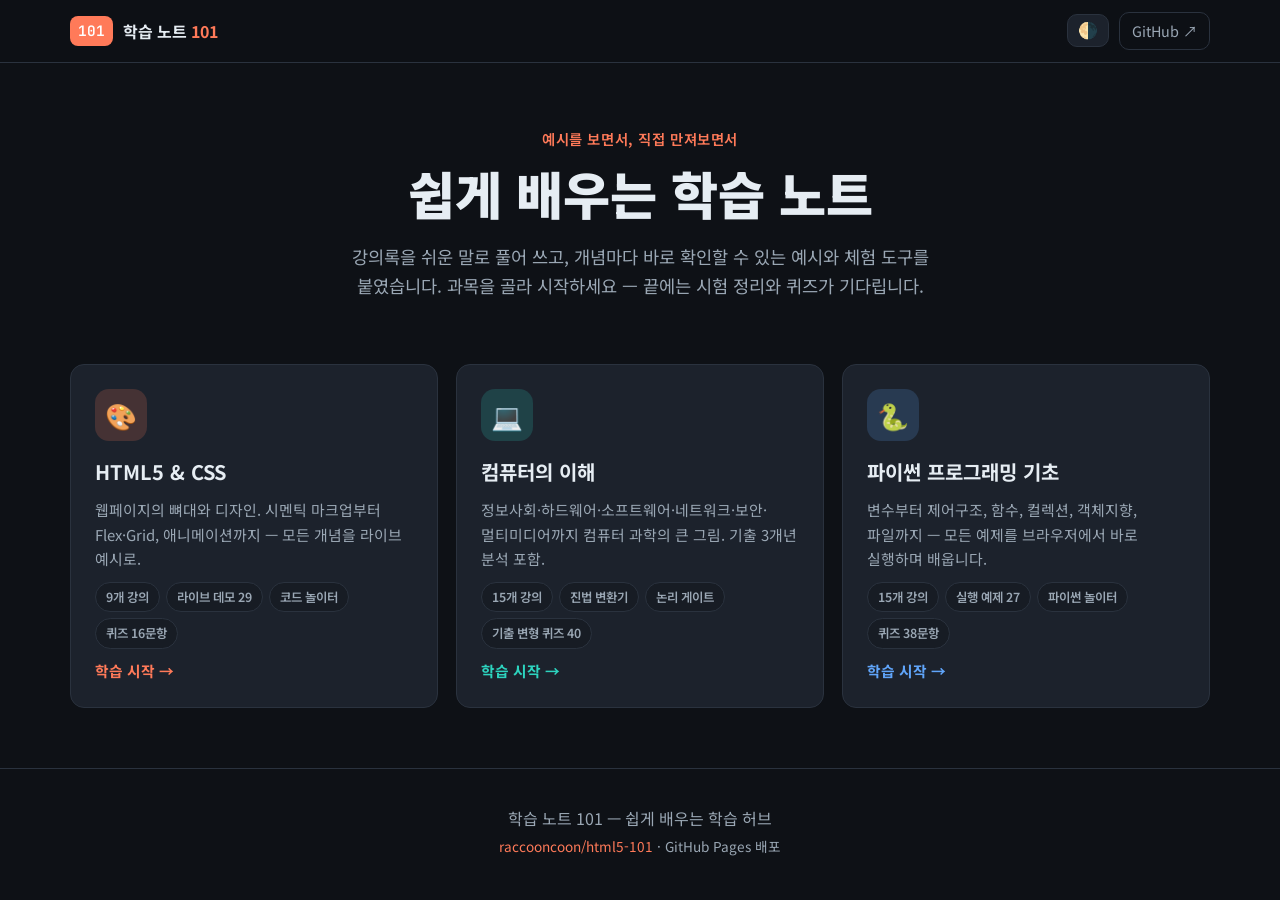
<file: index.html>
<!DOCTYPE html>
<html lang="ko">
<head>
  <meta charset="UTF-8">
  <meta name="viewport" content="width=device-width, initial-scale=1.0">
  <meta name="description" content="학습 노트 101 — HTML5/CSS, 컴퓨터의이해, 파이썬프로그래밍기초를 쉽게 배우는 학습 허브. 라이브 예시·체험 도구·시험 정리·퀴즈.">
  <title>학습 노트 101 — 쉽게 배우는 학습 허브</title>
  <link rel="preconnect" href="https://fonts.googleapis.com">
  <link rel="preconnect" href="https://fonts.gstatic.com" crossorigin>
  <link href="https://fonts.googleapis.com/css2?family=JetBrains+Mono:wght@400;600&family=Noto+Sans+KR:wght@400;500;700;900&display=swap" rel="stylesheet">
  <link rel="stylesheet" href="assets/base.css">
</head>
<body>
  <header class="site-header">
    <div class="header-inner">
      <a href="./" class="brand">
        <span class="brand-mark">101</span>
        <span class="brand-text">학습 노트 <strong>101</strong></span>
      </a>
      <nav class="header-nav" aria-label="유틸리티">
        <button id="themeToggle" class="icon-btn" type="button" aria-label="다크/라이트 모드 전환">🌗</button>
        <a class="ghost-btn" href="https://github.com/raccooncoon/html5-101" target="_blank" rel="noopener noreferrer">GitHub ↗</a>
      </nav>
    </div>
  </header>

  <main class="hub-main">
    <section class="hub-hero">
      <p class="eyebrow">예시를 보면서, 직접 만져보면서</p>
      <h1 class="hero-title">쉽게 배우는 학습 노트</h1>
      <p class="hero-lead">
        강의록을 쉬운 말로 풀어 쓰고, 개념마다 바로 확인할 수 있는 예시와 체험 도구를 붙였습니다.
        과목을 골라 시작하세요 — 끝에는 시험 정리와 퀴즈가 기다립니다.
      </p>
    </section>

    <section class="subject-grid" aria-label="과목 목록">
      <a class="subject-card" href="html-css/" style="--subject:#ff7a59">
        <span class="s-icon">🎨</span>
        <h2>HTML5 &amp; CSS</h2>
        <p class="s-desc">웹페이지의 뼈대와 디자인. 시멘틱 마크업부터 Flex·Grid, 애니메이션까지 — 모든 개념을 라이브 예시로.</p>
        <div class="s-meta"><span>9개 강의</span><span>라이브 데모 29</span><span>코드 놀이터</span><span>퀴즈 16문항</span></div>
        <span class="s-go">학습 시작 →</span>
      </a>

      <a class="subject-card" href="computer/" style="--subject:#2dd4bf">
        <span class="s-icon">💻</span>
        <h2>컴퓨터의 이해</h2>
        <p class="s-desc">정보사회·하드웨어·소프트웨어·네트워크·보안·멀티미디어까지 컴퓨터 과학의 큰 그림. 기출 3개년 분석 포함.</p>
        <div class="s-meta"><span>15개 강의</span><span>진법 변환기</span><span>논리 게이트</span><span>기출 변형 퀴즈 40</span></div>
        <span class="s-go">학습 시작 →</span>
      </a>

      <a class="subject-card" href="python/" style="--subject:#60a5fa">
        <span class="s-icon">🐍</span>
        <h2>파이썬 프로그래밍 기초</h2>
        <p class="s-desc">변수부터 제어구조, 함수, 컬렉션, 객체지향, 파일까지 — 모든 예제를 브라우저에서 바로 실행하며 배웁니다.</p>
        <div class="s-meta"><span>15개 강의</span><span>실행 예제 27</span><span>파이썬 놀이터</span><span>퀴즈 38문항</span></div>
        <span class="s-go">학습 시작 →</span>
      </a>
    </section>
  </main>

  <footer class="site-footer">
    <p>학습 노트 101 — 쉽게 배우는 학습 허브</p>
    <p class="muted"><a href="https://github.com/raccooncoon/html5-101" target="_blank" rel="noopener noreferrer">raccooncoon/html5-101</a> · GitHub Pages 배포</p>
  </footer>

  <script src="assets/common.js"></script>
  <script>initPage();</script>
</body>
</html>
</file>
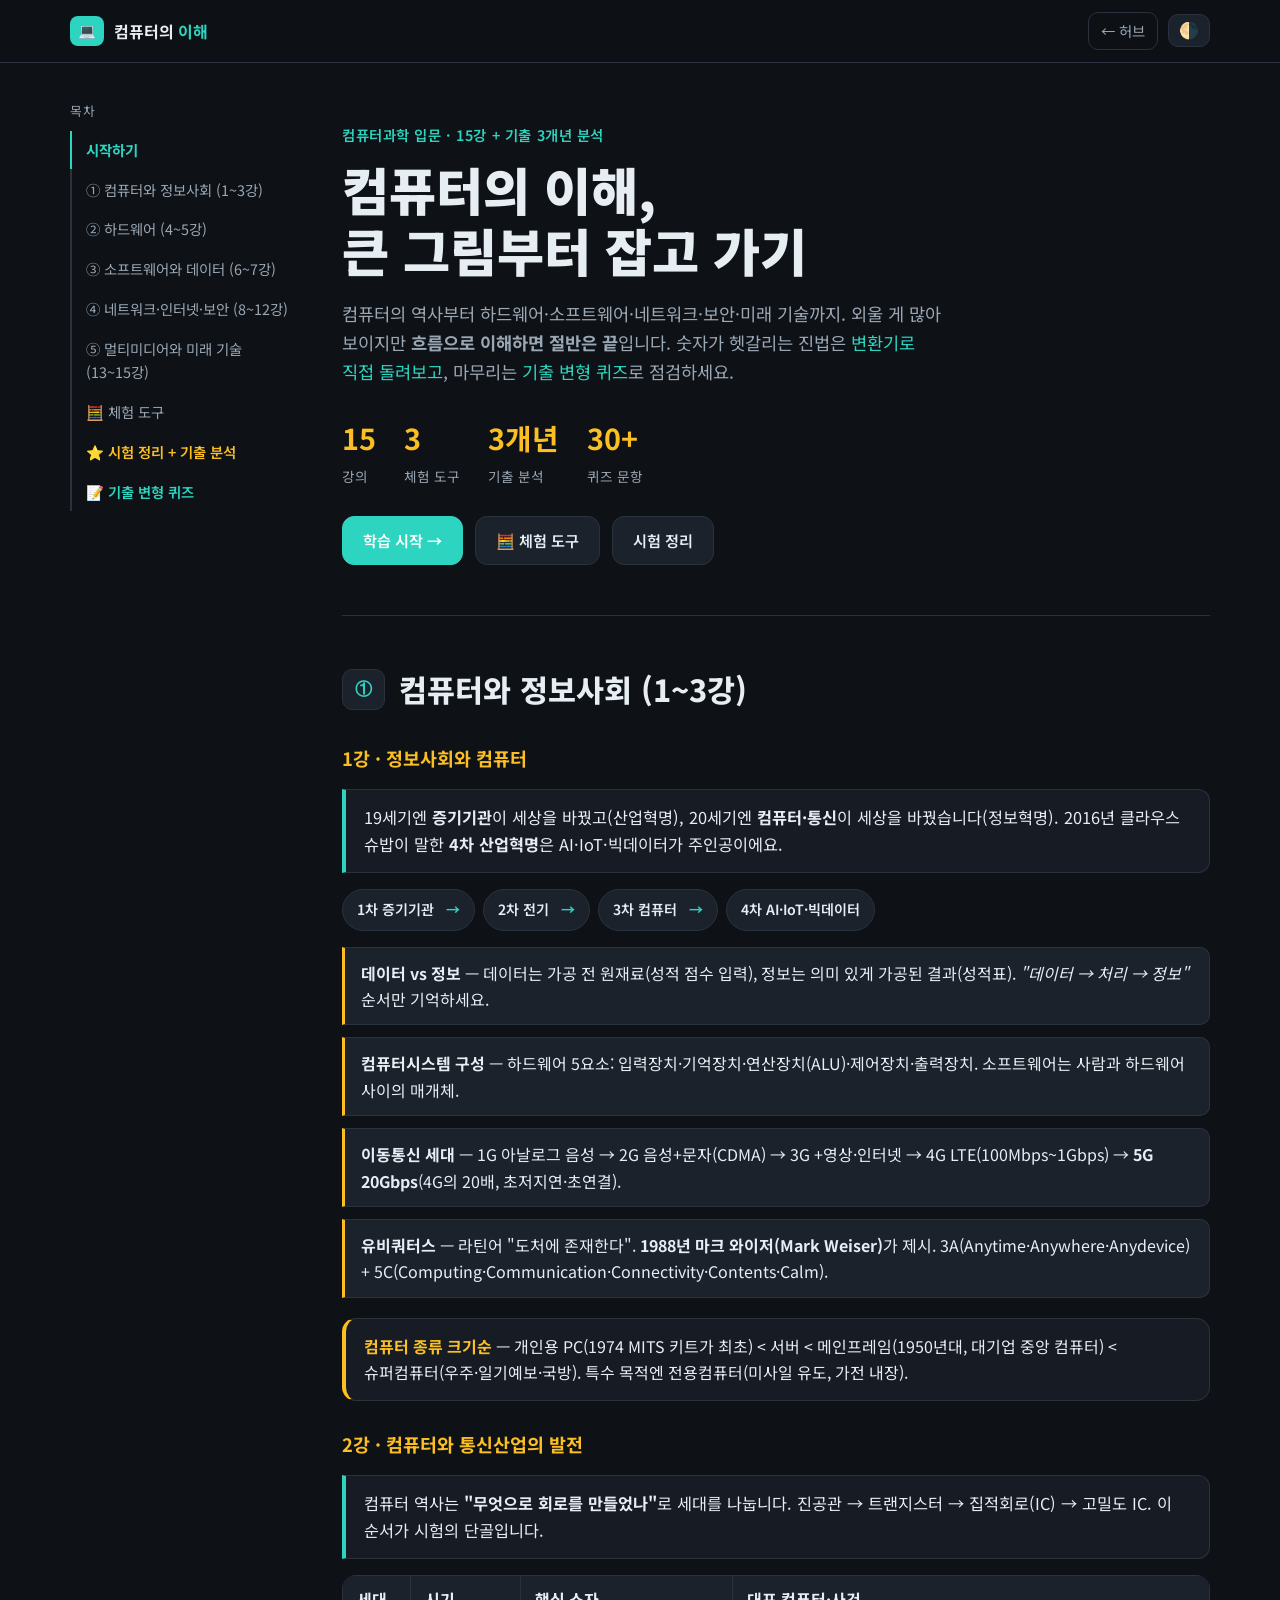
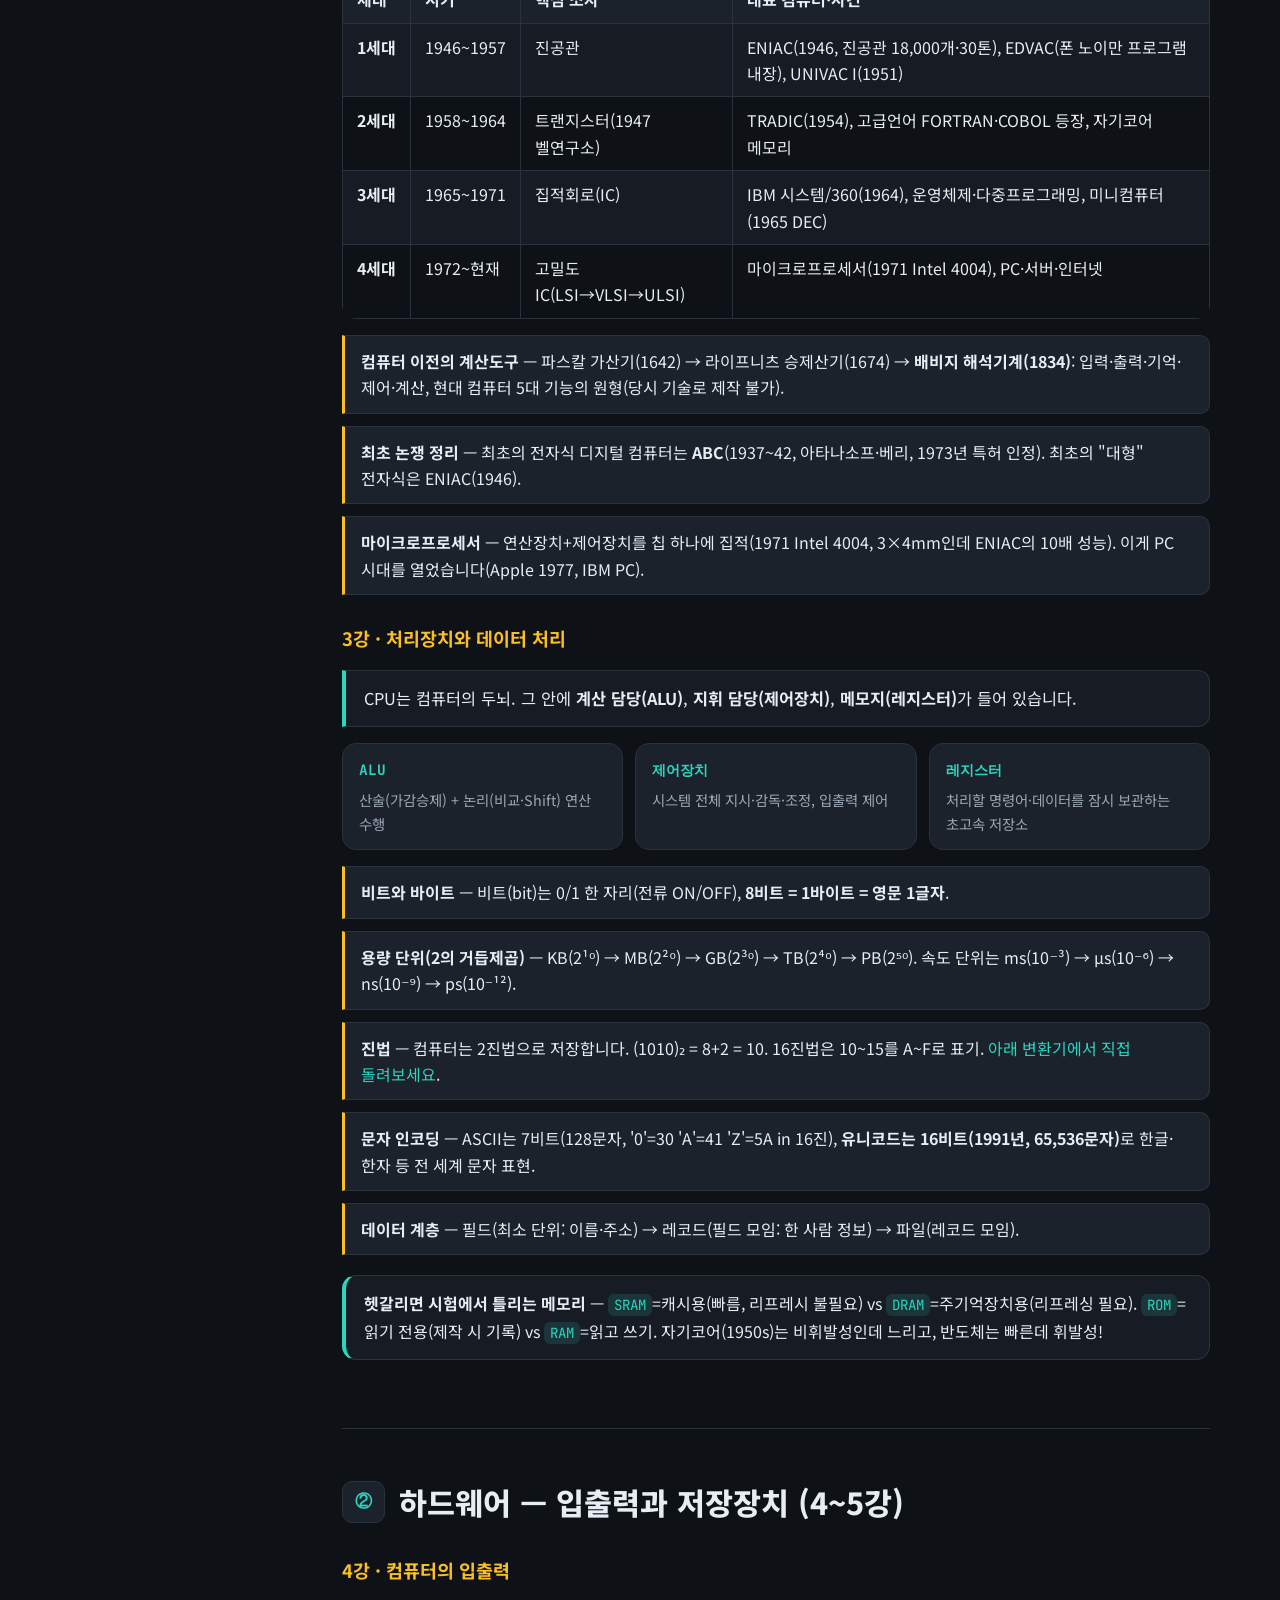
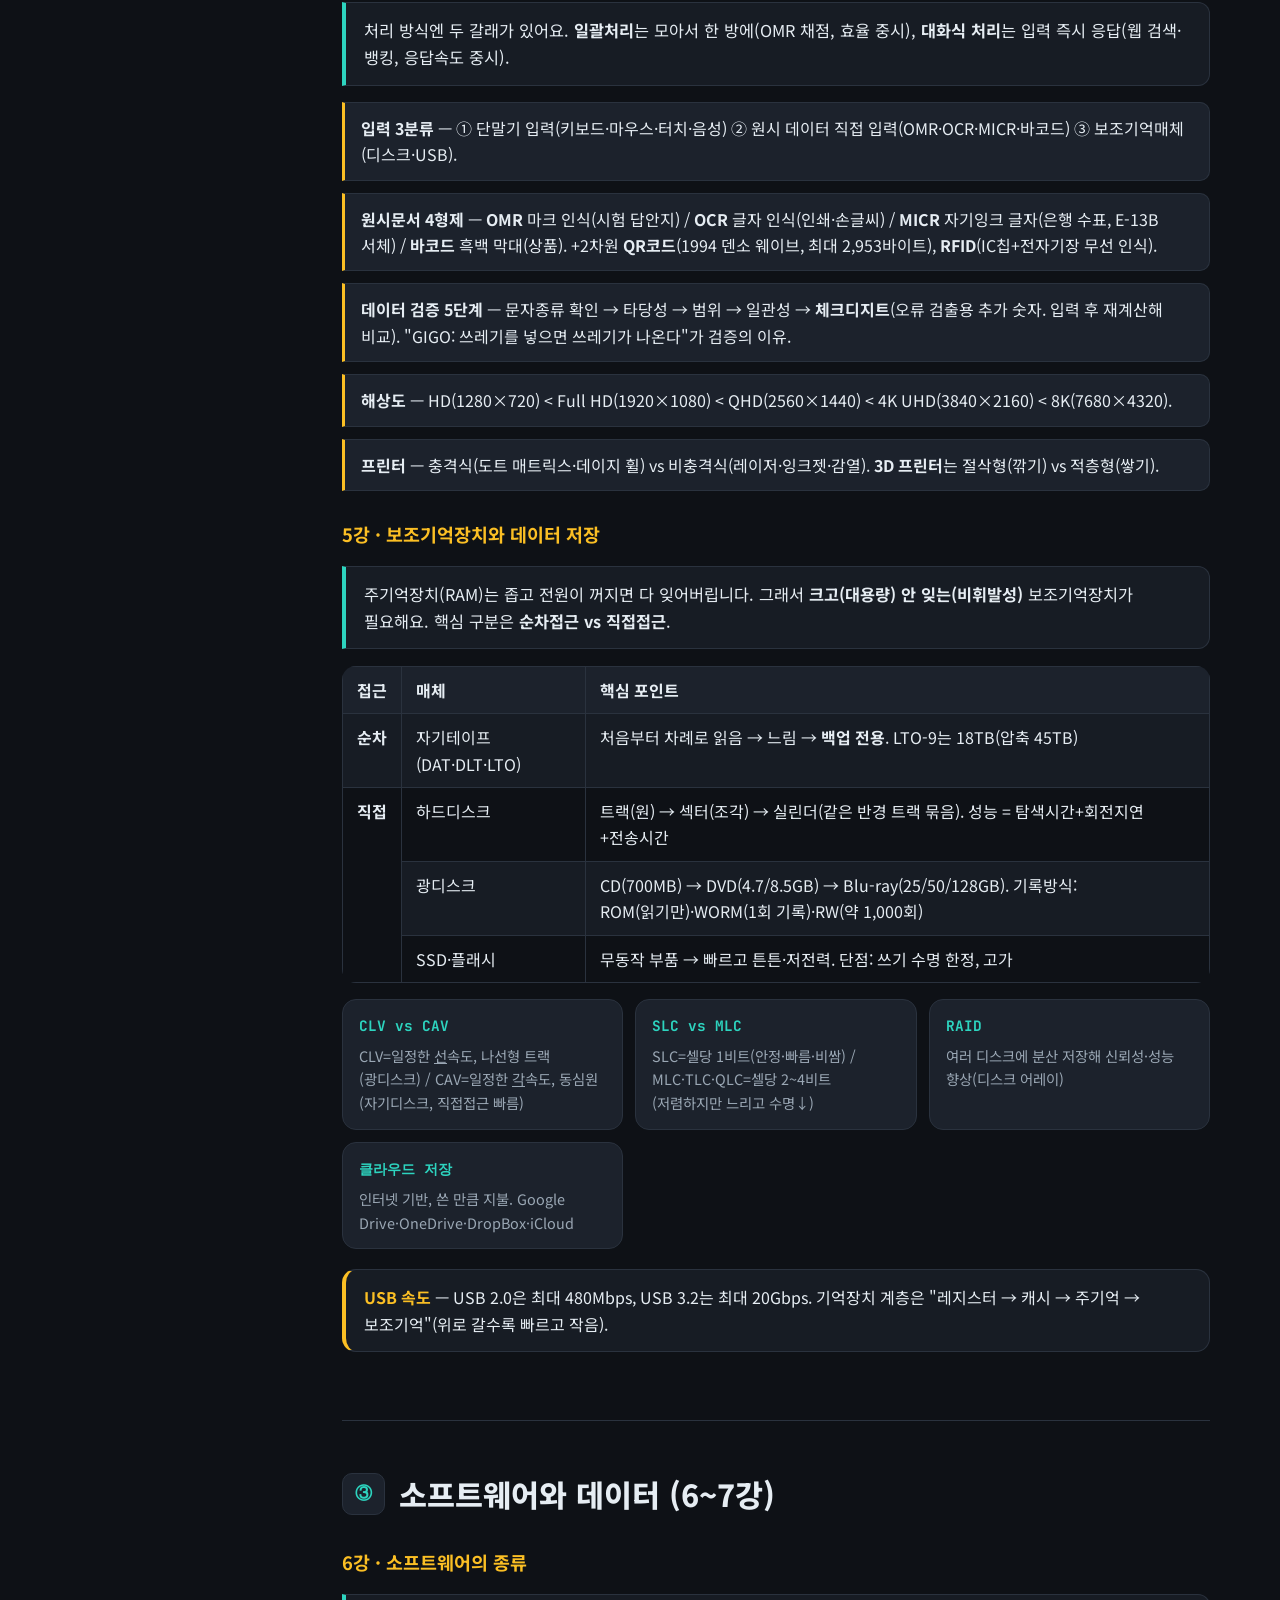
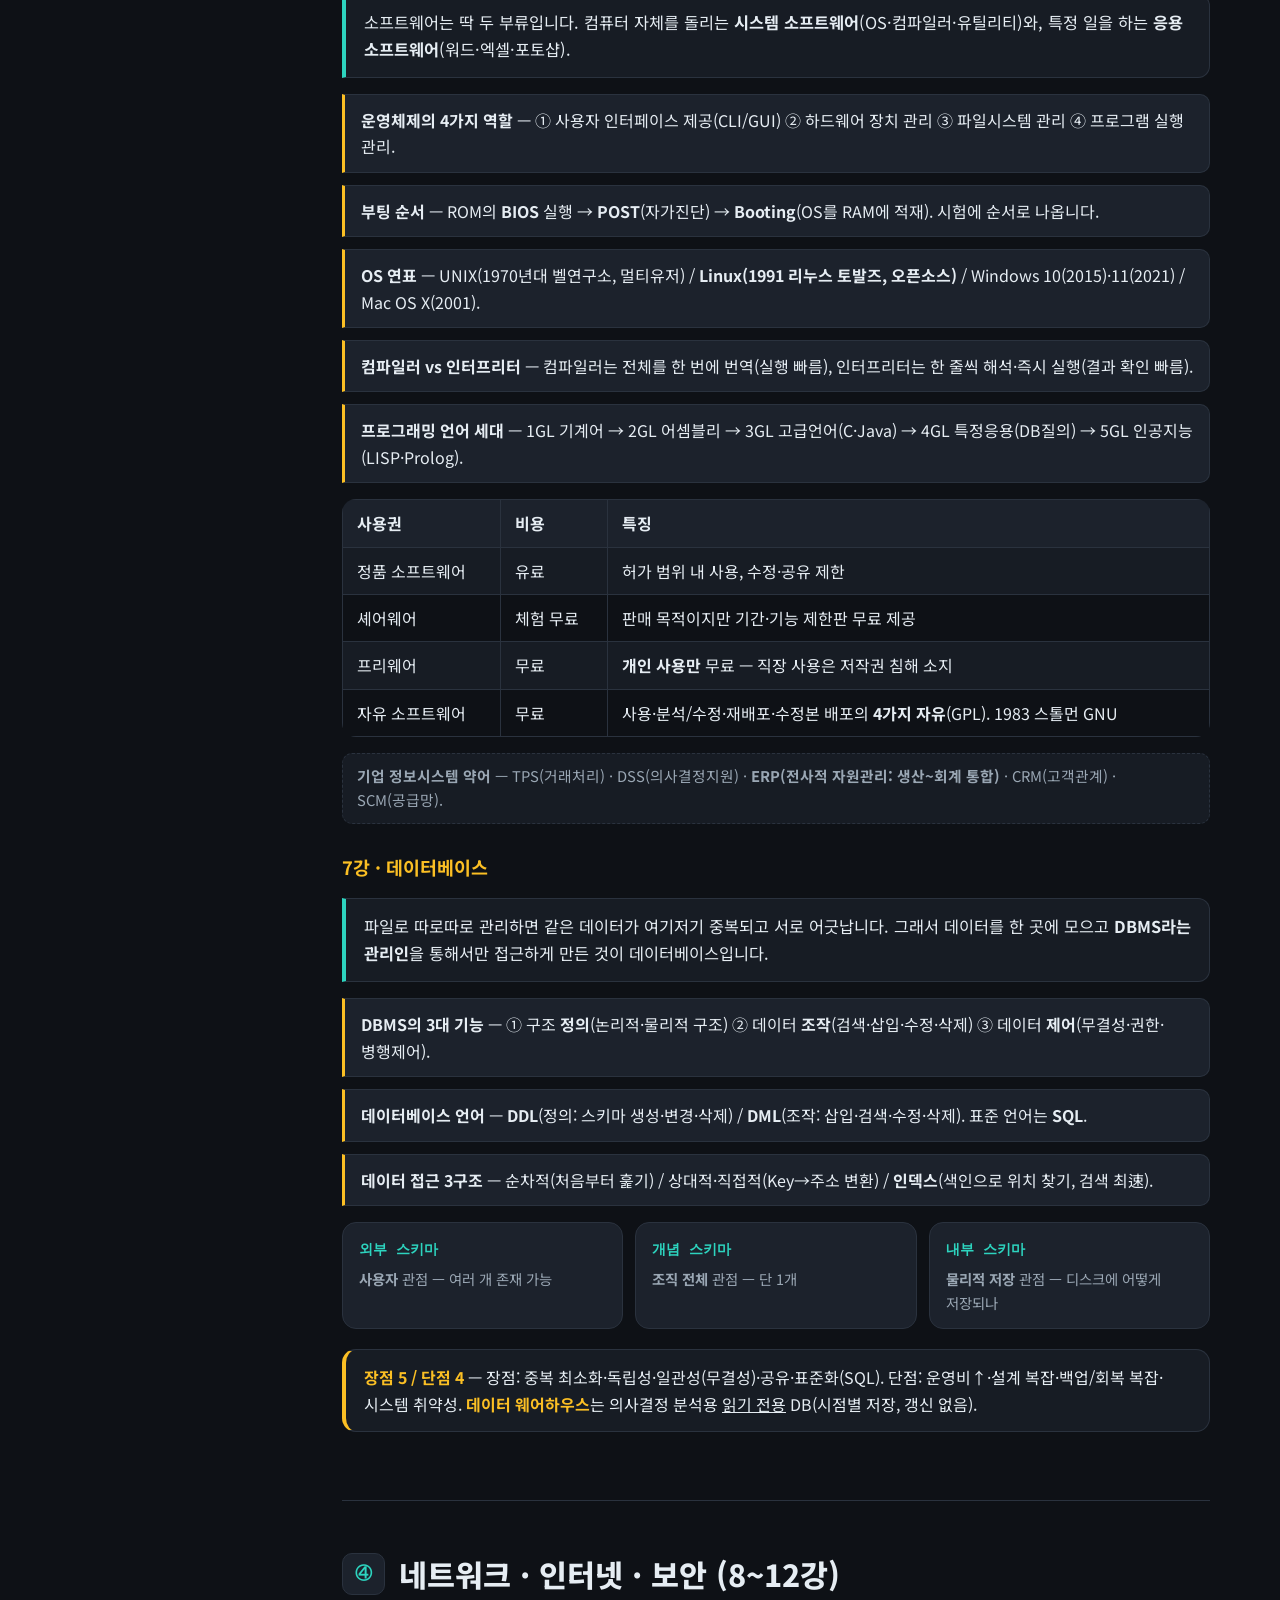
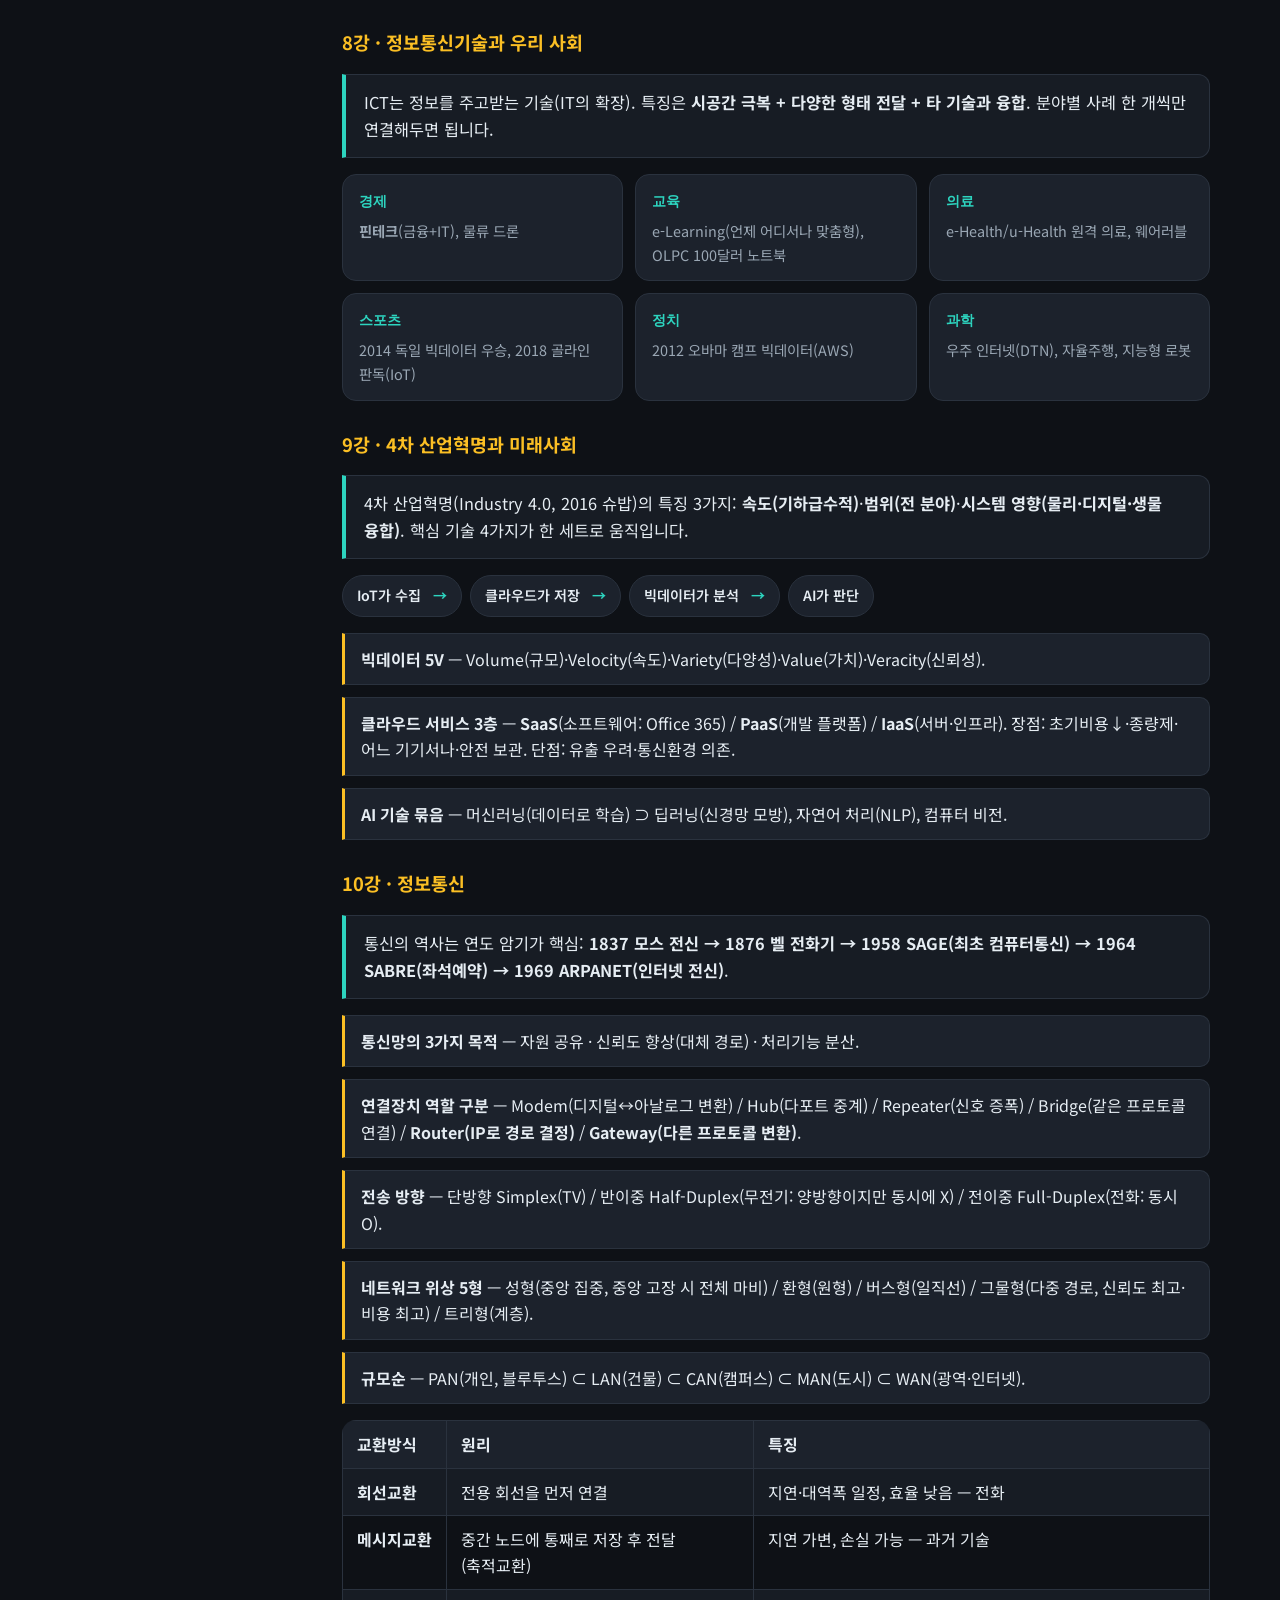
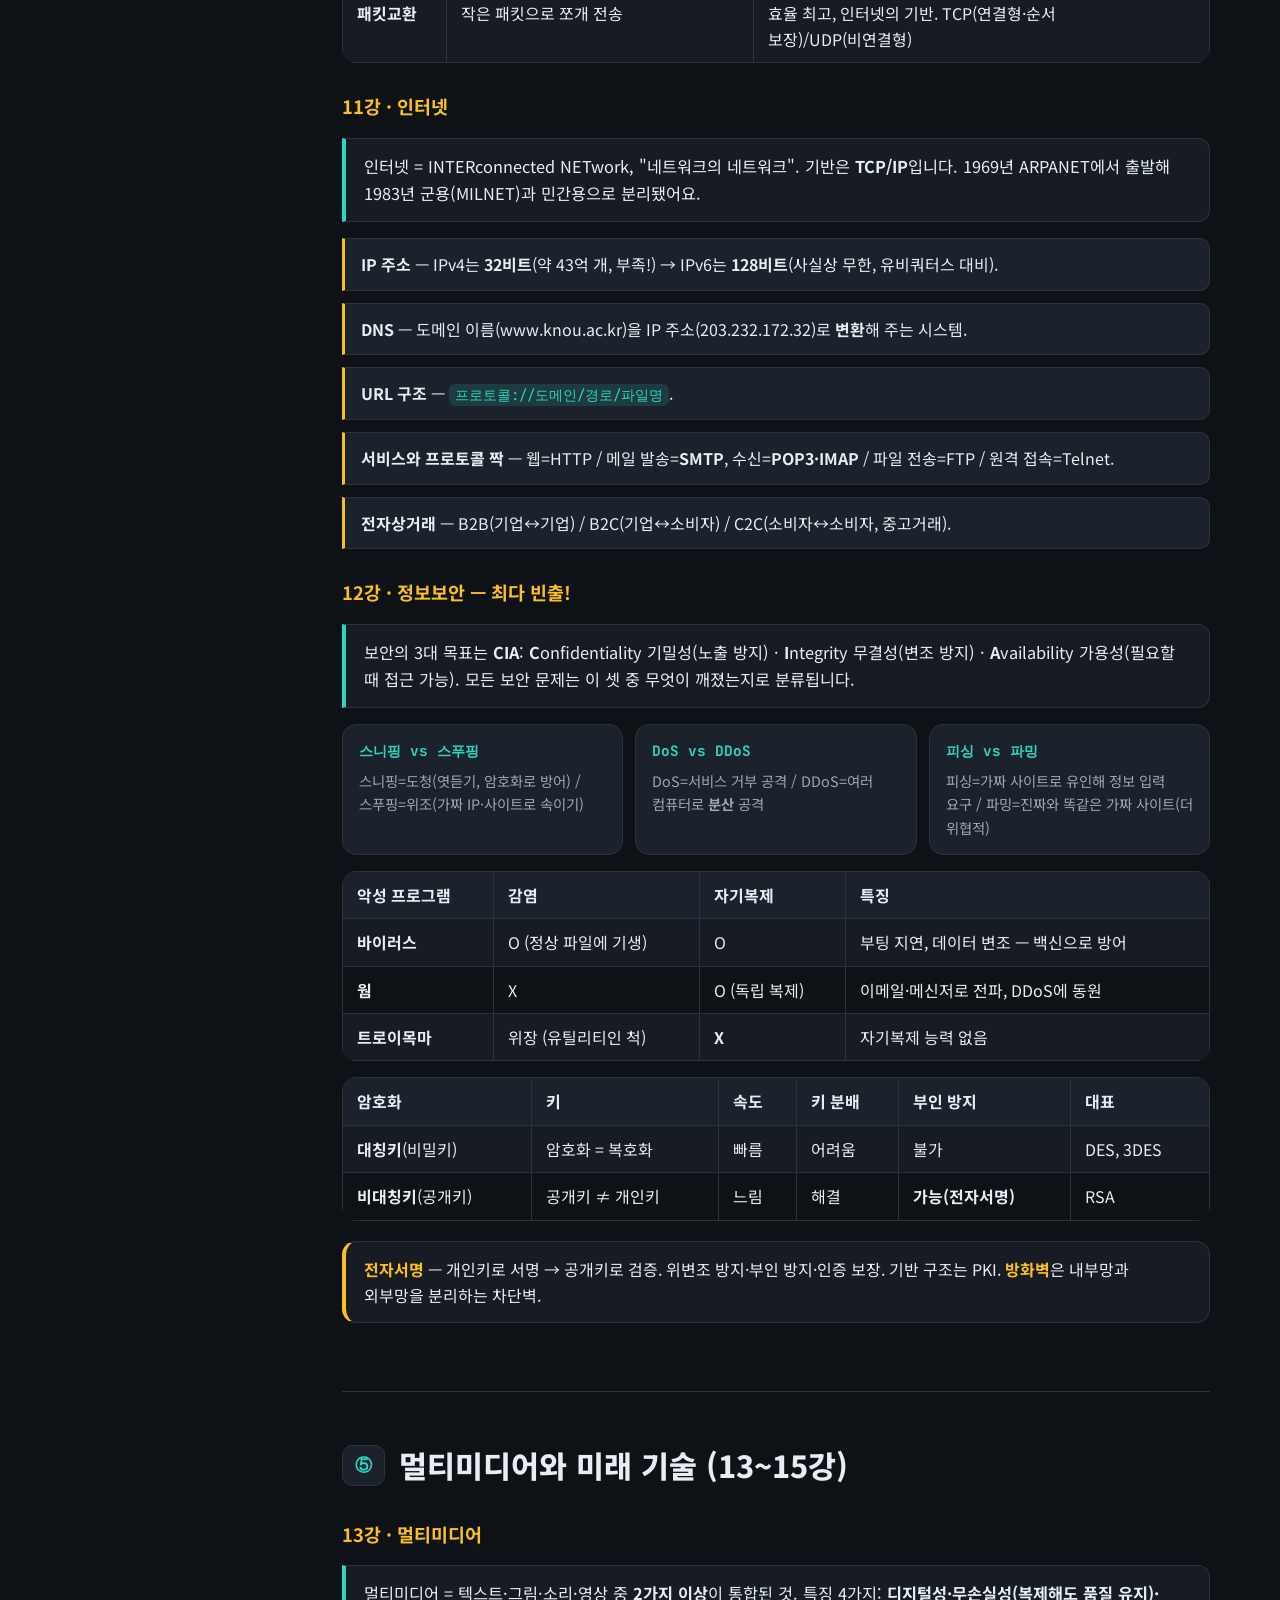
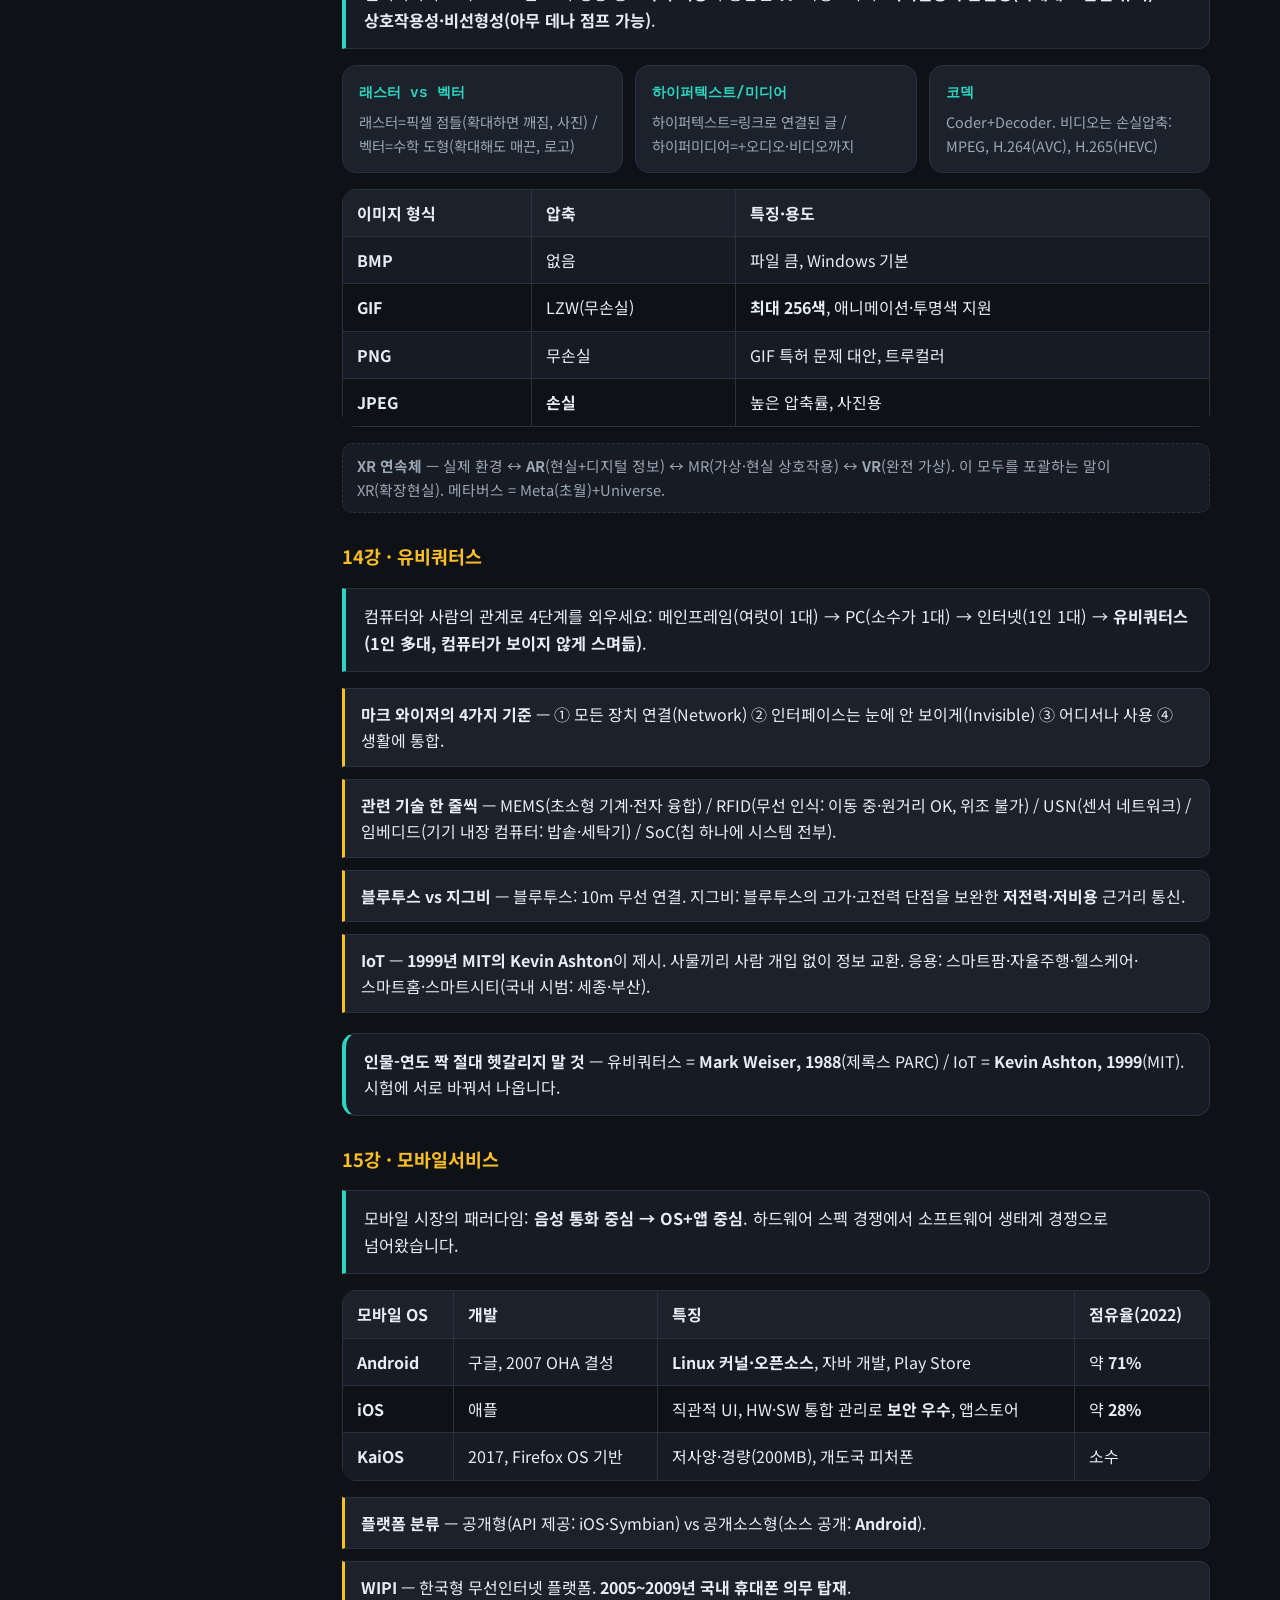
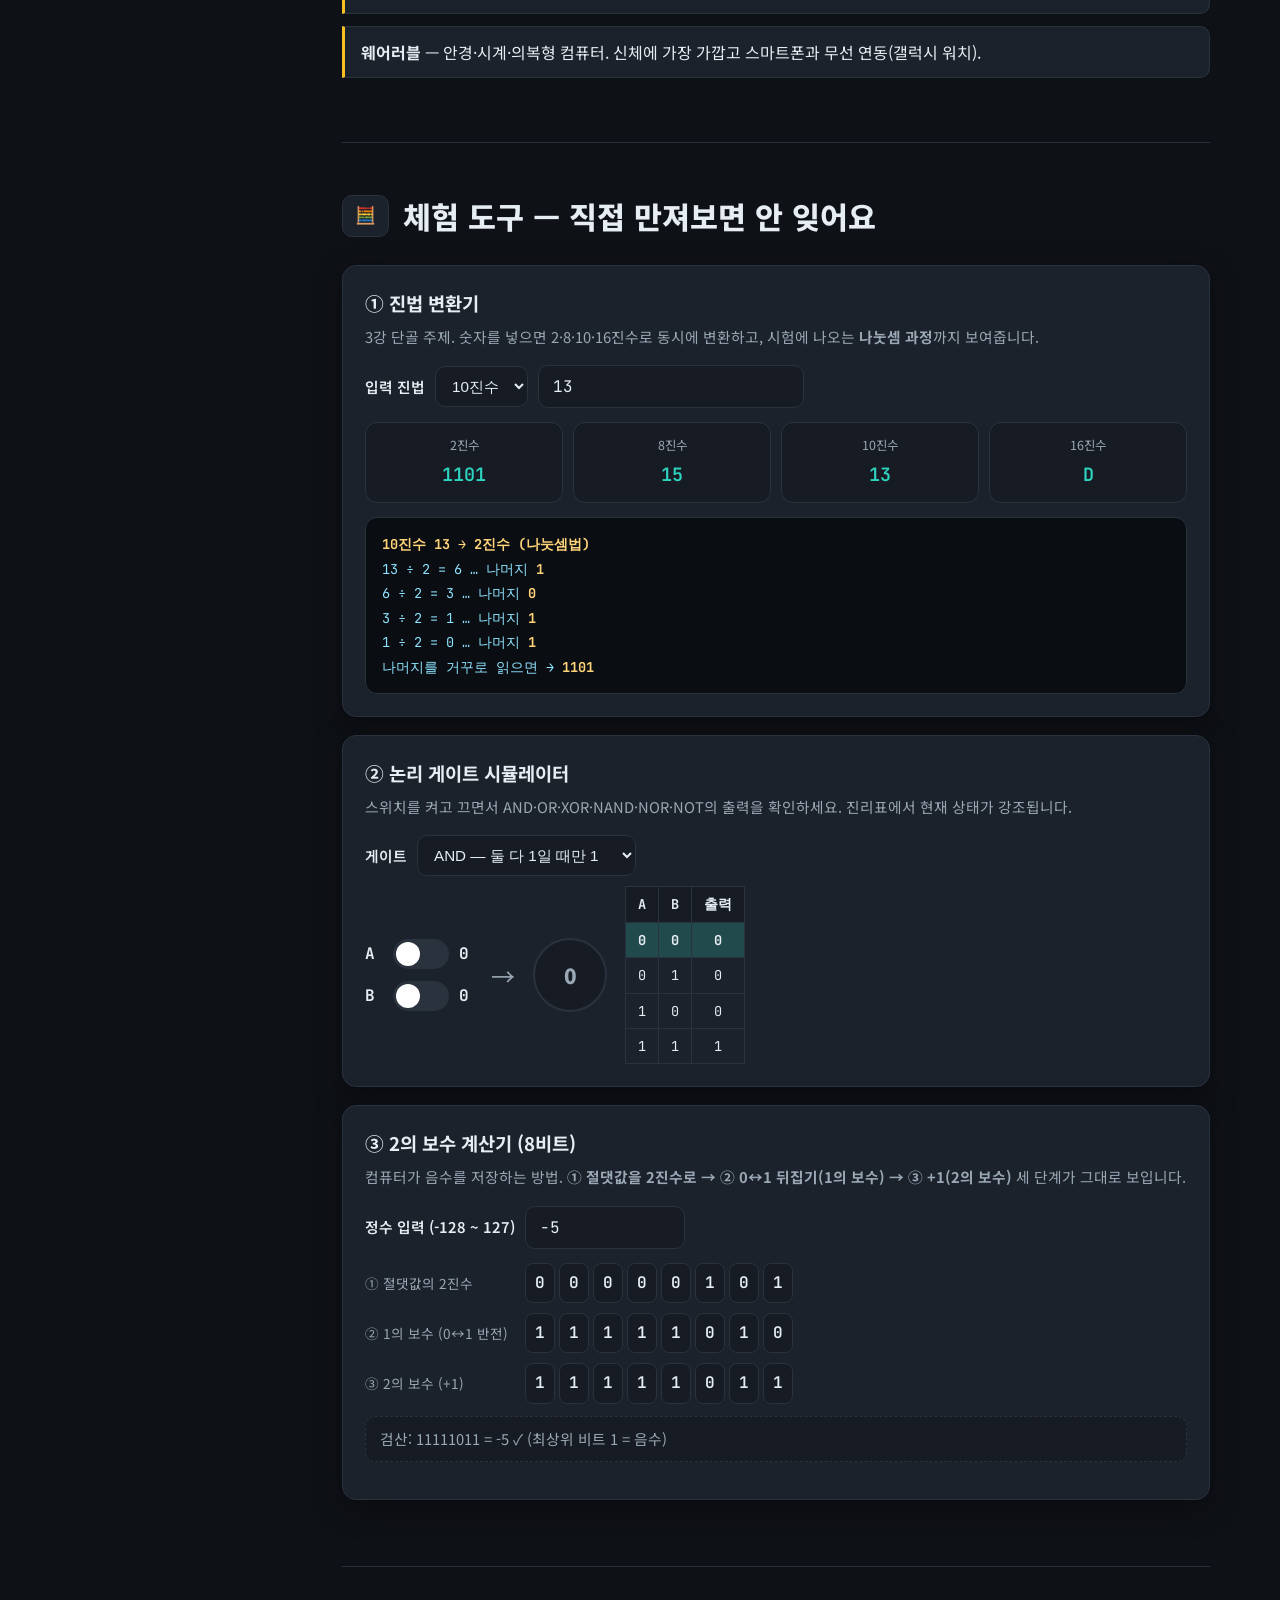
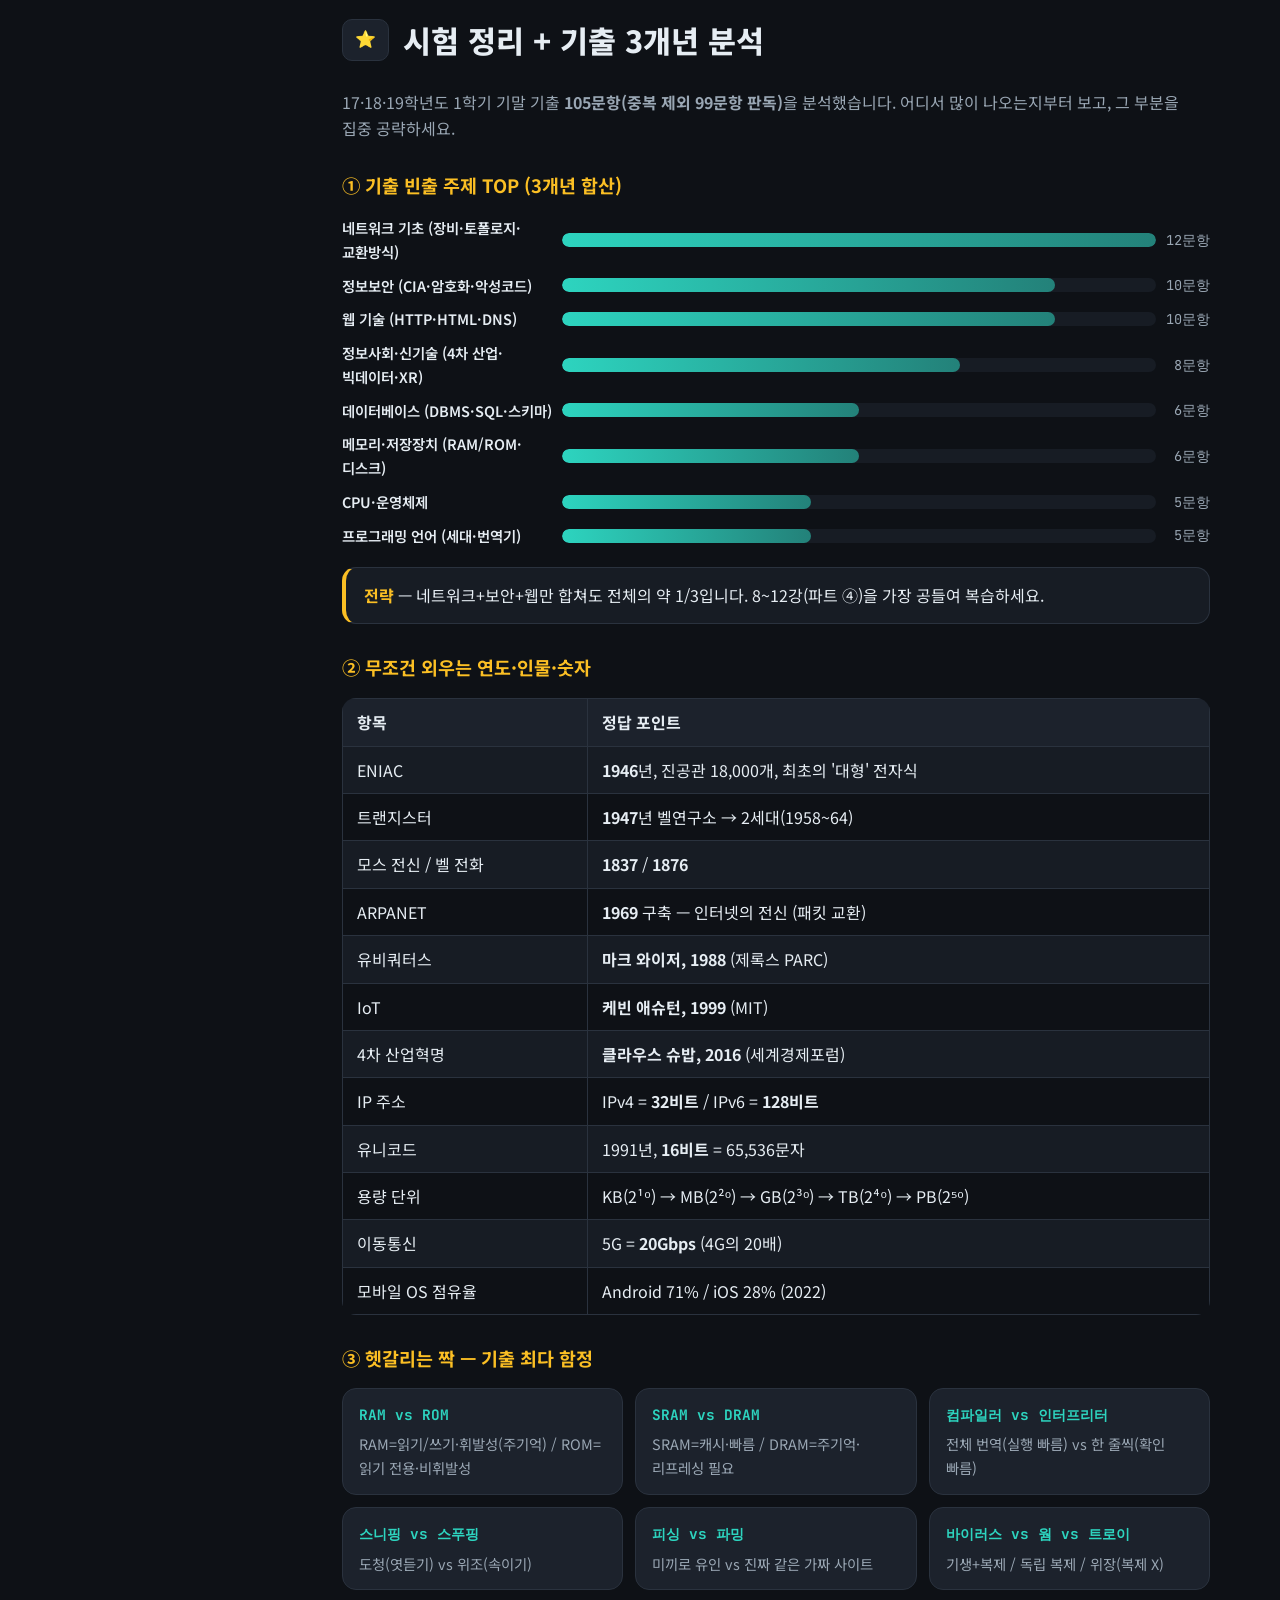
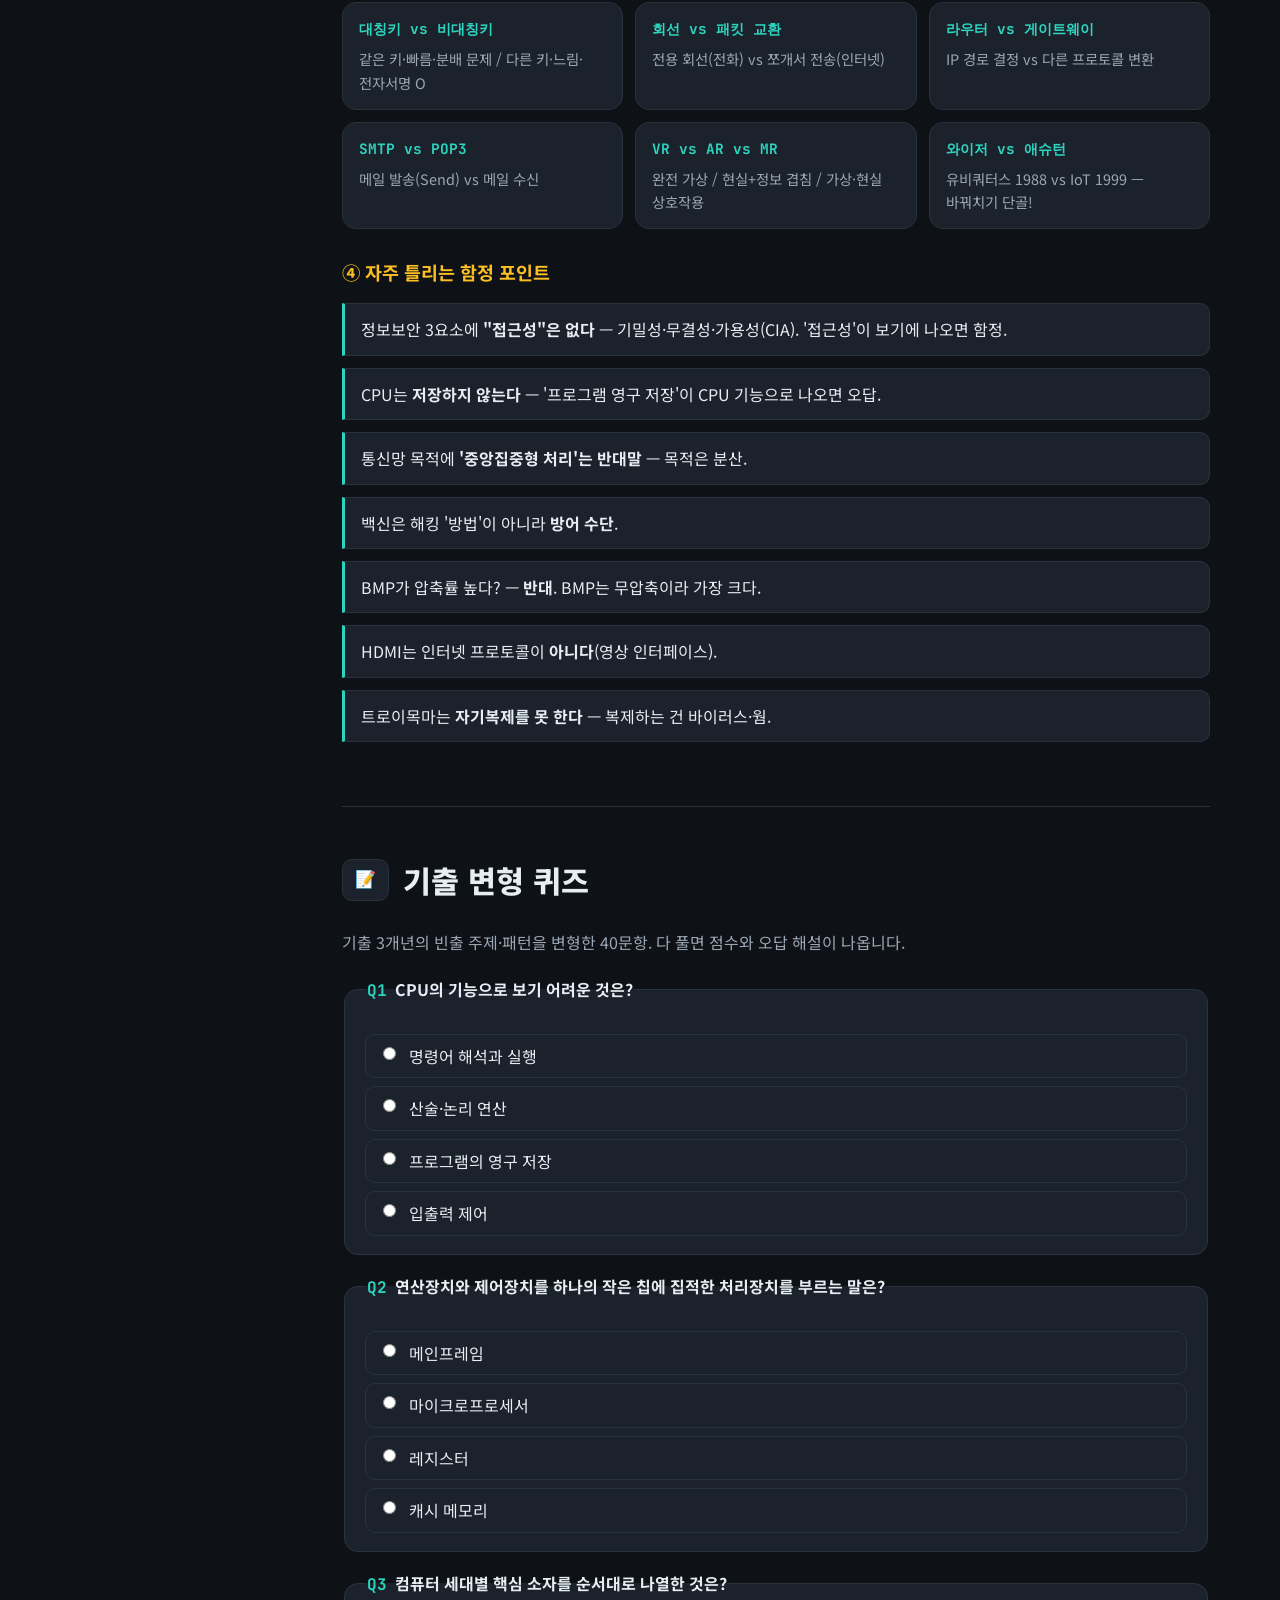
<file: computer/index.html>
<!DOCTYPE html>
<html lang="ko">
<head>
  <meta charset="UTF-8">
  <meta name="viewport" content="width=device-width, initial-scale=1.0">
  <meta name="description" content="컴퓨터의 이해를 가장 쉽게 — 15강 핵심 정리, 진법 변환기·논리 게이트 체험 도구, 기출 3개년 분석과 변형 퀴즈.">
  <title>컴퓨터의 이해 — 쉽게 배우는 학습 노트</title>
  <link rel="preconnect" href="https://fonts.googleapis.com">
  <link rel="preconnect" href="https://fonts.gstatic.com" crossorigin>
  <link href="https://fonts.googleapis.com/css2?family=JetBrains+Mono:wght@400;600&family=Noto+Sans+KR:wght@400;500;700;900&display=swap" rel="stylesheet">
  <link rel="stylesheet" href="../assets/base.css">
  <link rel="stylesheet" href="computer.css">
</head>
<body>
  <div class="progress-bar" id="progressBar" aria-hidden="true"></div>

  <header class="site-header">
    <div class="header-inner">
      <a href="../" class="brand">
        <span class="brand-mark">💻</span>
        <span class="brand-text">컴퓨터의 <strong>이해</strong></span>
      </a>
      <nav class="header-nav" aria-label="유틸리티">
        <a class="ghost-btn" href="../">← 허브</a>
        <button id="themeToggle" class="icon-btn" type="button" aria-label="다크/라이트 모드 전환">🌗</button>
      </nav>
    </div>
  </header>

  <div class="layout" id="top">
    <aside class="sidebar" aria-label="목차">
      <p class="side-title">목차</p>
      <nav id="toc">
        <a href="#intro" class="toc-link">시작하기</a>
        <a href="#part1" class="toc-link">① 컴퓨터와 정보사회 (1~3강)</a>
        <a href="#part2" class="toc-link">② 하드웨어 (4~5강)</a>
        <a href="#part3" class="toc-link">③ 소프트웨어와 데이터 (6~7강)</a>
        <a href="#part4" class="toc-link">④ 네트워크·인터넷·보안 (8~12강)</a>
        <a href="#part5" class="toc-link">⑤ 멀티미디어와 미래 기술 (13~15강)</a>
        <a href="#tools" class="toc-link toc-play">🧮 체험 도구</a>
        <a href="#exam" class="toc-link toc-exam">⭐ 시험 정리 + 기출 분석</a>
        <a href="#quiz" class="toc-link toc-quiz">📝 기출 변형 퀴즈</a>
      </nav>
    </aside>

    <main class="content">
      <!-- HERO -->
      <section id="intro" class="hero">
        <p class="eyebrow">컴퓨터과학 입문 · 15강 + 기출 3개년 분석</p>
        <h1 class="hero-title">컴퓨터의 이해,<br>큰 그림부터 잡고 가기</h1>
        <p class="hero-lead">
          컴퓨터의 역사부터 하드웨어·소프트웨어·네트워크·보안·미래 기술까지.
          외울 게 많아 보이지만 <b>흐름으로 이해하면 절반은 끝</b>입니다.
          숫자가 헷갈리는 진법은 <a href="#tools">변환기로 직접 돌려보고</a>,
          마무리는 <a href="#quiz">기출 변형 퀴즈</a>로 점검하세요.
        </p>
        <div class="hero-stats">
          <div class="stat"><strong>15</strong><span>강의</span></div>
          <div class="stat"><strong>3</strong><span>체험 도구</span></div>
          <div class="stat"><strong>3개년</strong><span>기출 분석</span></div>
          <div class="stat"><strong>30+</strong><span>퀴즈 문항</span></div>
        </div>
        <div class="hero-cta">
          <a class="btn primary" href="#part1">학습 시작 →</a>
          <a class="btn" href="#tools">🧮 체험 도구</a>
          <a class="btn" href="#exam">시험 정리</a>
        </div>
      </section>

      <!-- PART 1 -->
      <section id="part1" class="lesson">
        <div class="lesson-head"><span class="num">①</span><h2>컴퓨터와 정보사회 (1~3강)</h2></div>

        <h3>1강 · 정보사회와 컴퓨터</h3>
        <p class="lead-easy">19세기엔 <b>증기기관</b>이 세상을 바꿨고(산업혁명), 20세기엔 <b>컴퓨터·통신</b>이 세상을 바꿨습니다(정보혁명). 2016년 클라우스 슈밥이 말한 <b>4차 산업혁명</b>은 AI·IoT·빅데이터가 주인공이에요.</p>
        <div class="flow">
          <span class="flow-step">1차 증기기관</span>
          <span class="flow-step">2차 전기</span>
          <span class="flow-step">3차 컴퓨터</span>
          <span class="flow-step">4차 AI·IoT·빅데이터</span>
        </div>
        <ul class="rich">
          <li><b>데이터 vs 정보</b> — 데이터는 가공 전 원재료(성적 점수 입력), 정보는 의미 있게 가공된 결과(성적표). <i>"데이터 → 처리 → 정보"</i> 순서만 기억하세요.</li>
          <li><b>컴퓨터시스템 구성</b> — 하드웨어 5요소: 입력장치·기억장치·연산장치(ALU)·제어장치·출력장치. 소프트웨어는 사람과 하드웨어 사이의 매개체.</li>
          <li><b>이동통신 세대</b> — 1G 아날로그 음성 → 2G 음성+문자(CDMA) → 3G +영상·인터넷 → 4G LTE(100Mbps~1Gbps) → <b>5G 20Gbps</b>(4G의 20배, 초저지연·초연결).</li>
          <li><b>유비쿼터스</b> — 라틴어 "도처에 존재한다". <b>1988년 마크 와이저(Mark Weiser)</b>가 제시. 3A(Anytime·Anywhere·Anydevice) + 5C(Computing·Communication·Connectivity·Contents·Calm).</li>
        </ul>
        <div class="callout tip"><b>컴퓨터 종류 크기순</b> — 개인용 PC(1974 MITS 키트가 최초) &lt; 서버 &lt; 메인프레임(1950년대, 대기업 중앙 컴퓨터) &lt; 슈퍼컴퓨터(우주·일기예보·국방). 특수 목적엔 전용컴퓨터(미사일 유도, 가전 내장).</div>

        <h3>2강 · 컴퓨터와 통신산업의 발전</h3>
        <p class="lead-easy">컴퓨터 역사는 <b>"무엇으로 회로를 만들었나"</b>로 세대를 나눕니다. 진공관 → 트랜지스터 → 집적회로(IC) → 고밀도 IC. 이 순서가 시험의 단골입니다.</p>
        <table class="exam-table">
          <thead><tr><th scope="col">세대</th><th scope="col">시기</th><th scope="col">핵심 소자</th><th scope="col">대표 컴퓨터·사건</th></tr></thead>
          <tbody>
            <tr><td><b>1세대</b></td><td>1946~1957</td><td>진공관</td><td>ENIAC(1946, 진공관 18,000개·30톤), EDVAC(폰 노이만 프로그램 내장), UNIVAC I(1951)</td></tr>
            <tr><td><b>2세대</b></td><td>1958~1964</td><td>트랜지스터(1947 벨연구소)</td><td>TRADIC(1954), 고급언어 FORTRAN·COBOL 등장, 자기코어 메모리</td></tr>
            <tr><td><b>3세대</b></td><td>1965~1971</td><td>집적회로(IC)</td><td>IBM 시스템/360(1964), 운영체제·다중프로그래밍, 미니컴퓨터(1965 DEC)</td></tr>
            <tr><td><b>4세대</b></td><td>1972~현재</td><td>고밀도 IC(LSI→VLSI→ULSI)</td><td>마이크로프로세서(1971 Intel 4004), PC·서버·인터넷</td></tr>
          </tbody>
        </table>
        <ul class="rich">
          <li><b>컴퓨터 이전의 계산도구</b> — 파스칼 가산기(1642) → 라이프니츠 승제산기(1674) → <b>배비지 해석기계(1834)</b>: 입력·출력·기억·제어·계산, 현대 컴퓨터 5대 기능의 원형(당시 기술로 제작 불가).</li>
          <li><b>최초 논쟁 정리</b> — 최초의 전자식 디지털 컴퓨터는 <b>ABC</b>(1937~42, 아타나소프·베리, 1973년 특허 인정). 최초의 "대형" 전자식은 ENIAC(1946).</li>
          <li><b>마이크로프로세서</b> — 연산장치+제어장치를 칩 하나에 집적(1971 Intel 4004, 3×4mm인데 ENIAC의 10배 성능). 이게 PC 시대를 열었습니다(Apple 1977, IBM PC).</li>
        </ul>

        <h3>3강 · 처리장치와 데이터 처리</h3>
        <p class="lead-easy">CPU는 컴퓨터의 두뇌. 그 안에 <b>계산 담당(ALU)</b>, <b>지휘 담당(제어장치)</b>, <b>메모지(레지스터)</b>가 들어 있습니다.</p>
        <div class="compare-grid">
          <div class="cmp"><h4>ALU</h4><p>산술(가감승제) + 논리(비교·Shift) 연산 수행</p></div>
          <div class="cmp"><h4>제어장치</h4><p>시스템 전체 지시·감독·조정, 입출력 제어</p></div>
          <div class="cmp"><h4>레지스터</h4><p>처리할 명령어·데이터를 잠시 보관하는 초고속 저장소</p></div>
        </div>
        <ul class="rich">
          <li><b>비트와 바이트</b> — 비트(bit)는 0/1 한 자리(전류 ON/OFF), <b>8비트 = 1바이트 = 영문 1글자</b>.</li>
          <li><b>용량 단위(2의 거듭제곱)</b> — KB(2¹⁰) → MB(2²⁰) → GB(2³⁰) → TB(2⁴⁰) → PB(2⁵⁰). 속도 단위는 ms(10⁻³) → µs(10⁻⁶) → ns(10⁻⁹) → ps(10⁻¹²).</li>
          <li><b>진법</b> — 컴퓨터는 2진법으로 저장합니다. (1010)₂ = 8+2 = 10. 16진법은 10~15를 A~F로 표기. <a href="#tools">아래 변환기에서 직접 돌려보세요</a>.</li>
          <li><b>문자 인코딩</b> — ASCII는 7비트(128문자, '0'=30 'A'=41 'Z'=5A in 16진), <b>유니코드는 16비트(1991년, 65,536문자)</b>로 한글·한자 등 전 세계 문자 표현.</li>
          <li><b>데이터 계층</b> — 필드(최소 단위: 이름·주소) → 레코드(필드 모임: 한 사람 정보) → 파일(레코드 모임).</li>
        </ul>
        <div class="callout warn"><b>헷갈리면 시험에서 틀리는 메모리</b> — <code>SRAM</code>=캐시용(빠름, 리프레시 불필요) vs <code>DRAM</code>=주기억장치용(리프레싱 필요). <code>ROM</code>=읽기 전용(제작 시 기록) vs <code>RAM</code>=읽고 쓰기. 자기코어(1950s)는 비휘발성인데 느리고, 반도체는 빠른데 휘발성!</div>
      </section>

      <!-- PART 2 -->
      <section id="part2" class="lesson">
        <div class="lesson-head"><span class="num">②</span><h2>하드웨어 — 입출력과 저장장치 (4~5강)</h2></div>

        <h3>4강 · 컴퓨터의 입출력</h3>
        <p class="lead-easy">처리 방식엔 두 갈래가 있어요. <b>일괄처리</b>는 모아서 한 방에(OMR 채점, 효율 중시), <b>대화식 처리</b>는 입력 즉시 응답(웹 검색·뱅킹, 응답속도 중시).</p>
        <ul class="rich">
          <li><b>입력 3분류</b> — ① 단말기 입력(키보드·마우스·터치·음성) ② 원시 데이터 직접 입력(OMR·OCR·MICR·바코드) ③ 보조기억매체(디스크·USB).</li>
          <li><b>원시문서 4형제</b> — <b>OMR</b> 마크 인식(시험 답안지) / <b>OCR</b> 글자 인식(인쇄·손글씨) / <b>MICR</b> 자기잉크 글자(은행 수표, E-13B 서체) / <b>바코드</b> 흑백 막대(상품). +2차원 <b>QR코드</b>(1994 덴소 웨이브, 최대 2,953바이트), <b>RFID</b>(IC칩+전자기장 무선 인식).</li>
          <li><b>데이터 검증 5단계</b> — 문자종류 확인 → 타당성 → 범위 → 일관성 → <b>체크디지트</b>(오류 검출용 추가 숫자. 입력 후 재계산해 비교). "GIGO: 쓰레기를 넣으면 쓰레기가 나온다"가 검증의 이유.</li>
          <li><b>해상도</b> — HD(1280×720) &lt; Full HD(1920×1080) &lt; QHD(2560×1440) &lt; 4K UHD(3840×2160) &lt; 8K(7680×4320).</li>
          <li><b>프린터</b> — 충격식(도트 매트릭스·데이지 휠) vs 비충격식(레이저·잉크젯·감열). <b>3D 프린터</b>는 절삭형(깎기) vs 적층형(쌓기).</li>
        </ul>

        <h3>5강 · 보조기억장치와 데이터 저장</h3>
        <p class="lead-easy">주기억장치(RAM)는 좁고 전원이 꺼지면 다 잊어버립니다. 그래서 <b>크고(대용량) 안 잊는(비휘발성)</b> 보조기억장치가 필요해요. 핵심 구분은 <b>순차접근 vs 직접접근</b>.</p>
        <table class="exam-table">
          <thead><tr><th scope="col">접근</th><th scope="col">매체</th><th scope="col">핵심 포인트</th></tr></thead>
          <tbody>
            <tr><td><b>순차</b></td><td>자기테이프(DAT·DLT·LTO)</td><td>처음부터 차례로 읽음 → 느림 → <b>백업 전용</b>. LTO-9는 18TB(압축 45TB)</td></tr>
            <tr><td rowspan="3"><b>직접</b></td><td>하드디스크</td><td>트랙(원) → 섹터(조각) → 실린더(같은 반경 트랙 묶음). 성능 = 탐색시간+회전지연+전송시간</td></tr>
            <tr><td>광디스크</td><td>CD(700MB) → DVD(4.7/8.5GB) → Blu-ray(25/50/128GB). 기록방식: ROM(읽기만)·WORM(1회 기록)·RW(약 1,000회)</td></tr>
            <tr><td>SSD·플래시</td><td>무동작 부품 → 빠르고 튼튼·저전력. 단점: 쓰기 수명 한정, 고가</td></tr>
          </tbody>
        </table>
        <div class="compare-grid">
          <div class="cmp"><h4>CLV vs CAV</h4><p>CLV=일정한 <u>선</u>속도, 나선형 트랙(광디스크) / CAV=일정한 <u>각</u>속도, 동심원(자기디스크, 직접접근 빠름)</p></div>
          <div class="cmp"><h4>SLC vs MLC</h4><p>SLC=셀당 1비트(안정·빠름·비쌈) / MLC·TLC·QLC=셀당 2~4비트(저렴하지만 느리고 수명↓)</p></div>
          <div class="cmp"><h4>RAID</h4><p>여러 디스크에 분산 저장해 신뢰성·성능 향상(디스크 어레이)</p></div>
          <div class="cmp"><h4>클라우드 저장</h4><p>인터넷 기반, 쓴 만큼 지불. Google Drive·OneDrive·DropBox·iCloud</p></div>
        </div>
        <div class="callout tip"><b>USB 속도</b> — USB 2.0은 최대 480Mbps, USB 3.2는 최대 20Gbps. 기억장치 계층은 "레지스터 → 캐시 → 주기억 → 보조기억"(위로 갈수록 빠르고 작음).</div>
      </section>

      <!-- PART 3 -->
      <section id="part3" class="lesson">
        <div class="lesson-head"><span class="num">③</span><h2>소프트웨어와 데이터 (6~7강)</h2></div>

        <h3>6강 · 소프트웨어의 종류</h3>
        <p class="lead-easy">소프트웨어는 딱 두 부류입니다. 컴퓨터 자체를 돌리는 <b>시스템 소프트웨어</b>(OS·컴파일러·유틸리티)와, 특정 일을 하는 <b>응용 소프트웨어</b>(워드·엑셀·포토샵).</p>
        <ul class="rich">
          <li><b>운영체제의 4가지 역할</b> — ① 사용자 인터페이스 제공(CLI/GUI) ② 하드웨어 장치 관리 ③ 파일시스템 관리 ④ 프로그램 실행 관리.</li>
          <li><b>부팅 순서</b> — ROM의 <b>BIOS</b> 실행 → <b>POST</b>(자가진단) → <b>Booting</b>(OS를 RAM에 적재). 시험에 순서로 나옵니다.</li>
          <li><b>OS 연표</b> — UNIX(1970년대 벨연구소, 멀티유저) / <b>Linux(1991 리누스 토발즈, 오픈소스)</b> / Windows 10(2015)·11(2021) / Mac OS X(2001).</li>
          <li><b>컴파일러 vs 인터프리터</b> — 컴파일러는 전체를 한 번에 번역(실행 빠름), 인터프리터는 한 줄씩 해석·즉시 실행(결과 확인 빠름).</li>
          <li><b>프로그래밍 언어 세대</b> — 1GL 기계어 → 2GL 어셈블리 → 3GL 고급언어(C·Java) → 4GL 특정응용(DB질의) → 5GL 인공지능(LISP·Prolog).</li>
        </ul>
        <table class="exam-table">
          <thead><tr><th scope="col">사용권</th><th scope="col">비용</th><th scope="col">특징</th></tr></thead>
          <tbody>
            <tr><td>정품 소프트웨어</td><td>유료</td><td>허가 범위 내 사용, 수정·공유 제한</td></tr>
            <tr><td>셰어웨어</td><td>체험 무료</td><td>판매 목적이지만 기간·기능 제한판 무료 제공</td></tr>
            <tr><td>프리웨어</td><td>무료</td><td><b>개인 사용만</b> 무료 — 직장 사용은 저작권 침해 소지</td></tr>
            <tr><td>자유 소프트웨어</td><td>무료</td><td>사용·분석/수정·재배포·수정본 배포의 <b>4가지 자유</b>(GPL). 1983 스톨먼 GNU</td></tr>
          </tbody>
        </table>
        <p class="mini"><b>기업 정보시스템 약어</b> — TPS(거래처리) · DSS(의사결정지원) · <b>ERP(전사적 자원관리: 생산~회계 통합)</b> · CRM(고객관계) · SCM(공급망).</p>

        <h3>7강 · 데이터베이스</h3>
        <p class="lead-easy">파일로 따로따로 관리하면 같은 데이터가 여기저기 중복되고 서로 어긋납니다. 그래서 데이터를 한 곳에 모으고 <b>DBMS라는 관리인</b>을 통해서만 접근하게 만든 것이 데이터베이스입니다.</p>
        <ul class="rich">
          <li><b>DBMS의 3대 기능</b> — ① 구조 <b>정의</b>(논리적·물리적 구조) ② 데이터 <b>조작</b>(검색·삽입·수정·삭제) ③ 데이터 <b>제어</b>(무결성·권한·병행제어).</li>
          <li><b>데이터베이스 언어</b> — <b>DDL</b>(정의: 스키마 생성·변경·삭제) / <b>DML</b>(조작: 삽입·검색·수정·삭제). 표준 언어는 <b>SQL</b>.</li>
          <li><b>데이터 접근 3구조</b> — 순차적(처음부터 훑기) / 상대적·직접적(Key→주소 변환) / <b>인덱스</b>(색인으로 위치 찾기, 검색 최速).</li>
        </ul>
        <div class="compare-grid">
          <div class="cmp"><h4>외부 스키마</h4><p><b>사용자</b> 관점 — 여러 개 존재 가능</p></div>
          <div class="cmp"><h4>개념 스키마</h4><p><b>조직 전체</b> 관점 — 단 1개</p></div>
          <div class="cmp"><h4>내부 스키마</h4><p><b>물리적 저장</b> 관점 — 디스크에 어떻게 저장되나</p></div>
        </div>
        <div class="callout tip"><b>장점 5 / 단점 4</b> — 장점: 중복 최소화·독립성·일관성(무결성)·공유·표준화(SQL). 단점: 운영비↑·설계 복잡·백업/회복 복잡·시스템 취약성. <b>데이터 웨어하우스</b>는 의사결정 분석용 <u>읽기 전용</u> DB(시점별 저장, 갱신 없음).</div>
      </section>

      <!-- PART 4 -->
      <section id="part4" class="lesson">
        <div class="lesson-head"><span class="num">④</span><h2>네트워크 · 인터넷 · 보안 (8~12강)</h2></div>

        <h3>8강 · 정보통신기술과 우리 사회</h3>
        <p class="lead-easy">ICT는 정보를 주고받는 기술(IT의 확장). 특징은 <b>시공간 극복 + 다양한 형태 전달 + 타 기술과 융합</b>. 분야별 사례 한 개씩만 연결해두면 됩니다.</p>
        <div class="compare-grid">
          <div class="cmp"><h4>경제</h4><p><b>핀테크</b>(금융+IT), 물류 드론</p></div>
          <div class="cmp"><h4>교육</h4><p>e-Learning(언제 어디서나 맞춤형), OLPC 100달러 노트북</p></div>
          <div class="cmp"><h4>의료</h4><p>e-Health/u-Health 원격 의료, 웨어러블</p></div>
          <div class="cmp"><h4>스포츠</h4><p>2014 독일 빅데이터 우승, 2018 골라인 판독(IoT)</p></div>
          <div class="cmp"><h4>정치</h4><p>2012 오바마 캠프 빅데이터(AWS)</p></div>
          <div class="cmp"><h4>과학</h4><p>우주 인터넷(DTN), 자율주행, 지능형 로봇</p></div>
        </div>

        <h3>9강 · 4차 산업혁명과 미래사회</h3>
        <p class="lead-easy">4차 산업혁명(Industry 4.0, 2016 슈밥)의 특징 3가지: <b>속도(기하급수적)</b>·<b>범위(전 분야)</b>·<b>시스템 영향(물리·디지털·생물 융합)</b>. 핵심 기술 4가지가 한 세트로 움직입니다.</p>
        <div class="flow">
          <span class="flow-step">IoT가 수집</span>
          <span class="flow-step">클라우드가 저장</span>
          <span class="flow-step">빅데이터가 분석</span>
          <span class="flow-step">AI가 판단</span>
        </div>
        <ul class="rich">
          <li><b>빅데이터 5V</b> — Volume(규모)·Velocity(속도)·Variety(다양성)·Value(가치)·Veracity(신뢰성).</li>
          <li><b>클라우드 서비스 3층</b> — <b>SaaS</b>(소프트웨어: Office 365) / <b>PaaS</b>(개발 플랫폼) / <b>IaaS</b>(서버·인프라). 장점: 초기비용↓·종량제·어느 기기서나·안전 보관. 단점: 유출 우려·통신환경 의존.</li>
          <li><b>AI 기술 묶음</b> — 머신러닝(데이터로 학습) ⊃ 딥러닝(신경망 모방), 자연어 처리(NLP), 컴퓨터 비전.</li>
        </ul>

        <h3>10강 · 정보통신</h3>
        <p class="lead-easy">통신의 역사는 연도 암기가 핵심: <b>1837 모스 전신 → 1876 벨 전화기 → 1958 SAGE(최초 컴퓨터통신) → 1964 SABRE(좌석예약) → 1969 ARPANET(인터넷 전신)</b>.</p>
        <ul class="rich">
          <li><b>통신망의 3가지 목적</b> — 자원 공유 · 신뢰도 향상(대체 경로) · 처리기능 분산.</li>
          <li><b>연결장치 역할 구분</b> — Modem(디지털↔아날로그 변환) / Hub(다포트 중계) / Repeater(신호 증폭) / Bridge(같은 프로토콜 연결) / <b>Router(IP로 경로 결정)</b> / <b>Gateway(다른 프로토콜 변환)</b>.</li>
          <li><b>전송 방향</b> — 단방향 Simplex(TV) / 반이중 Half-Duplex(무전기: 양방향이지만 동시에 X) / 전이중 Full-Duplex(전화: 동시 O).</li>
          <li><b>네트워크 위상 5형</b> — 성형(중앙 집중, 중앙 고장 시 전체 마비) / 환형(원형) / 버스형(일직선) / 그물형(다중 경로, 신뢰도 최고·비용 최고) / 트리형(계층).</li>
          <li><b>규모순</b> — PAN(개인, 블루투스) ⊂ LAN(건물) ⊂ CAN(캠퍼스) ⊂ MAN(도시) ⊂ WAN(광역·인터넷).</li>
        </ul>
        <table class="exam-table">
          <thead><tr><th scope="col">교환방식</th><th scope="col">원리</th><th scope="col">특징</th></tr></thead>
          <tbody>
            <tr><td><b>회선교환</b></td><td>전용 회선을 먼저 연결</td><td>지연·대역폭 일정, 효율 낮음 — 전화</td></tr>
            <tr><td><b>메시지교환</b></td><td>중간 노드에 통째로 저장 후 전달(축적교환)</td><td>지연 가변, 손실 가능 — 과거 기술</td></tr>
            <tr><td><b>패킷교환</b></td><td>작은 패킷으로 쪼개 전송</td><td>효율 최고, 인터넷의 기반. TCP(연결형·순서 보장)/UDP(비연결형)</td></tr>
          </tbody>
        </table>

        <h3>11강 · 인터넷</h3>
        <p class="lead-easy">인터넷 = INTERconnected NETwork, "네트워크의 네트워크". 기반은 <b>TCP/IP</b>입니다. 1969년 ARPANET에서 출발해 1983년 군용(MILNET)과 민간용으로 분리됐어요.</p>
        <ul class="rich">
          <li><b>IP 주소</b> — IPv4는 <b>32비트</b>(약 43억 개, 부족!) → IPv6는 <b>128비트</b>(사실상 무한, 유비쿼터스 대비).</li>
          <li><b>DNS</b> — 도메인 이름(www.knou.ac.kr)을 IP 주소(203.232.172.32)로 <b>변환</b>해 주는 시스템.</li>
          <li><b>URL 구조</b> — <code>프로토콜://도메인/경로/파일명</code>.</li>
          <li><b>서비스와 프로토콜 짝</b> — 웹=HTTP / 메일 발송=<b>SMTP</b>, 수신=<b>POP3·IMAP</b> / 파일 전송=FTP / 원격 접속=Telnet.</li>
          <li><b>전자상거래</b> — B2B(기업↔기업) / B2C(기업↔소비자) / C2C(소비자↔소비자, 중고거래).</li>
        </ul>

        <h3>12강 · 정보보안 — 최다 빈출!</h3>
        <p class="lead-easy">보안의 3대 목표는 <b>CIA</b>: <b>C</b>onfidentiality 기밀성(노출 방지) · <b>I</b>ntegrity 무결성(변조 방지) · <b>A</b>vailability 가용성(필요할 때 접근 가능). 모든 보안 문제는 이 셋 중 무엇이 깨졌는지로 분류됩니다.</p>
        <div class="compare-grid">
          <div class="cmp"><h4>스니핑 vs 스푸핑</h4><p>스니핑=도청(엿듣기, 암호화로 방어) / 스푸핑=위조(가짜 IP·사이트로 속이기)</p></div>
          <div class="cmp"><h4>DoS vs DDoS</h4><p>DoS=서비스 거부 공격 / DDoS=여러 컴퓨터로 <b>분산</b> 공격</p></div>
          <div class="cmp"><h4>피싱 vs 파밍</h4><p>피싱=가짜 사이트로 유인해 정보 입력 요구 / 파밍=진짜와 똑같은 가짜 사이트(더 위협적)</p></div>
        </div>
        <table class="exam-table">
          <thead><tr><th scope="col">악성 프로그램</th><th scope="col">감염</th><th scope="col">자기복제</th><th scope="col">특징</th></tr></thead>
          <tbody>
            <tr><td><b>바이러스</b></td><td>O (정상 파일에 기생)</td><td>O</td><td>부팅 지연, 데이터 변조 — 백신으로 방어</td></tr>
            <tr><td><b>웜</b></td><td>X</td><td>O (독립 복제)</td><td>이메일·메신저로 전파, DDoS에 동원</td></tr>
            <tr><td><b>트로이목마</b></td><td>위장 (유틸리티인 척)</td><td><b>X</b></td><td>자기복제 능력 없음</td></tr>
          </tbody>
        </table>
        <table class="exam-table">
          <thead><tr><th scope="col">암호화</th><th scope="col">키</th><th scope="col">속도</th><th scope="col">키 분배</th><th scope="col">부인 방지</th><th scope="col">대표</th></tr></thead>
          <tbody>
            <tr><td><b>대칭키</b>(비밀키)</td><td>암호화 = 복호화</td><td>빠름</td><td>어려움</td><td>불가</td><td>DES, 3DES</td></tr>
            <tr><td><b>비대칭키</b>(공개키)</td><td>공개키 ≠ 개인키</td><td>느림</td><td>해결</td><td><b>가능(전자서명)</b></td><td>RSA</td></tr>
          </tbody>
        </table>
        <div class="callout tip"><b>전자서명</b> — 개인키로 서명 → 공개키로 검증. 위변조 방지·부인 방지·인증 보장. 기반 구조는 PKI. <b>방화벽</b>은 내부망과 외부망을 분리하는 차단벽.</div>
      </section>

      <!-- PART 5 -->
      <section id="part5" class="lesson">
        <div class="lesson-head"><span class="num">⑤</span><h2>멀티미디어와 미래 기술 (13~15강)</h2></div>

        <h3>13강 · 멀티미디어</h3>
        <p class="lead-easy">멀티미디어 = 텍스트·그림·소리·영상 중 <b>2가지 이상</b>이 통합된 것. 특징 4가지: <b>디지털성·무손실성(복제해도 품질 유지)·상호작용성·비선형성(아무 데나 점프 가능)</b>.</p>
        <div class="compare-grid">
          <div class="cmp"><h4>래스터 vs 벡터</h4><p>래스터=픽셀 점들(확대하면 깨짐, 사진) / 벡터=수학 도형(확대해도 매끈, 로고)</p></div>
          <div class="cmp"><h4>하이퍼텍스트/미디어</h4><p>하이퍼텍스트=링크로 연결된 글 / 하이퍼미디어=+오디오·비디오까지</p></div>
          <div class="cmp"><h4>코덱</h4><p>Coder+Decoder. 비디오는 손실압축: MPEG, H.264(AVC), H.265(HEVC)</p></div>
        </div>
        <table class="exam-table">
          <thead><tr><th scope="col">이미지 형식</th><th scope="col">압축</th><th scope="col">특징·용도</th></tr></thead>
          <tbody>
            <tr><td><b>BMP</b></td><td>없음</td><td>파일 큼, Windows 기본</td></tr>
            <tr><td><b>GIF</b></td><td>LZW(무손실)</td><td><b>최대 256색</b>, 애니메이션·투명색 지원</td></tr>
            <tr><td><b>PNG</b></td><td>무손실</td><td>GIF 특허 문제 대안, 트루컬러</td></tr>
            <tr><td><b>JPEG</b></td><td><b>손실</b></td><td>높은 압축률, 사진용</td></tr>
          </tbody>
        </table>
        <p class="mini"><b>XR 연속체</b> — 실제 환경 ↔ <b>AR</b>(현실+디지털 정보) ↔ MR(가상·현실 상호작용) ↔ <b>VR</b>(완전 가상). 이 모두를 포괄하는 말이 XR(확장현실). 메타버스 = Meta(초월)+Universe.</p>

        <h3>14강 · 유비쿼터스</h3>
        <p class="lead-easy">컴퓨터와 사람의 관계로 4단계를 외우세요: 메인프레임(여럿이 1대) → PC(소수가 1대) → 인터넷(1인 1대) → <b>유비쿼터스(1인 多대, 컴퓨터가 보이지 않게 스며듦)</b>.</p>
        <ul class="rich">
          <li><b>마크 와이저의 4가지 기준</b> — ① 모든 장치 연결(Network) ② 인터페이스는 눈에 안 보이게(Invisible) ③ 어디서나 사용 ④ 생활에 통합.</li>
          <li><b>관련 기술 한 줄씩</b> — MEMS(초소형 기계·전자 융합) / RFID(무선 인식: 이동 중·원거리 OK, 위조 불가) / USN(센서 네트워크) / 임베디드(기기 내장 컴퓨터: 밥솥·세탁기) / SoC(칩 하나에 시스템 전부).</li>
          <li><b>블루투스 vs 지그비</b> — 블루투스: 10m 무선 연결. 지그비: 블루투스의 고가·고전력 단점을 보완한 <b>저전력·저비용</b> 근거리 통신.</li>
          <li><b>IoT</b> — <b>1999년 MIT의 Kevin Ashton</b>이 제시. 사물끼리 사람 개입 없이 정보 교환. 응용: 스마트팜·자율주행·헬스케어·스마트홈·스마트시티(국내 시범: 세종·부산).</li>
        </ul>
        <div class="callout warn"><b>인물-연도 짝 절대 헷갈리지 말 것</b> — 유비쿼터스 = <b>Mark Weiser, 1988</b>(제록스 PARC) / IoT = <b>Kevin Ashton, 1999</b>(MIT). 시험에 서로 바꿔서 나옵니다.</div>

        <h3>15강 · 모바일서비스</h3>
        <p class="lead-easy">모바일 시장의 패러다임: <b>음성 통화 중심 → OS+앱 중심</b>. 하드웨어 스펙 경쟁에서 소프트웨어 생태계 경쟁으로 넘어왔습니다.</p>
        <table class="exam-table">
          <thead><tr><th scope="col">모바일 OS</th><th scope="col">개발</th><th scope="col">특징</th><th scope="col">점유율(2022)</th></tr></thead>
          <tbody>
            <tr><td><b>Android</b></td><td>구글, 2007 OHA 결성</td><td><b>Linux 커널·오픈소스</b>, 자바 개발, Play Store</td><td>약 <b>71%</b></td></tr>
            <tr><td><b>iOS</b></td><td>애플</td><td>직관적 UI, HW·SW 통합 관리로 <b>보안 우수</b>, 앱스토어</td><td>약 <b>28%</b></td></tr>
            <tr><td><b>KaiOS</b></td><td>2017, Firefox OS 기반</td><td>저사양·경량(200MB), 개도국 피처폰</td><td>소수</td></tr>
          </tbody>
        </table>
        <ul class="rich">
          <li><b>플랫폼 분류</b> — 공개형(API 제공: iOS·Symbian) vs 공개소스형(소스 공개: <b>Android</b>).</li>
          <li><b>WIPI</b> — 한국형 무선인터넷 플랫폼. <b>2005~2009년 국내 휴대폰 의무 탑재</b>.</li>
          <li><b>웨어러블</b> — 안경·시계·의복형 컴퓨터. 신체에 가장 가깝고 스마트폰과 무선 연동(갤럭시 워치).</li>
        </ul>
      </section>

      <!-- 체험 도구 -->
      <section id="tools" class="playground">
        <div class="lesson-head"><span class="num">🧮</span><h2>체험 도구 — 직접 만져보면 안 잊어요</h2></div>

        <div class="tool-card">
          <h3>① 진법 변환기</h3>
          <p class="tool-desc">3강 단골 주제. 숫자를 넣으면 2·8·10·16진수로 동시에 변환하고, 시험에 나오는 <b>나눗셈 과정</b>까지 보여줍니다.</p>
          <div class="tool-row">
            <label for="baseSelect">입력 진법</label>
            <select id="baseSelect" class="tool-select">
              <option value="10" selected>10진수</option>
              <option value="2">2진수</option>
              <option value="8">8진수</option>
              <option value="16">16진수</option>
            </select>
            <input id="baseInput" class="tool-input" type="text" inputmode="numeric" placeholder="예: 13" aria-label="변환할 숫자">
            <span id="baseError" class="tool-error" role="alert"></span>
          </div>
          <div class="base-results">
            <div class="base-box"><span class="b-label">2진수</span><span class="b-value" id="out2">—</span></div>
            <div class="base-box"><span class="b-label">8진수</span><span class="b-value" id="out8">—</span></div>
            <div class="base-box"><span class="b-label">10진수</span><span class="b-value" id="out10">—</span></div>
            <div class="base-box"><span class="b-label">16진수</span><span class="b-value" id="out16">—</span></div>
          </div>
          <div class="base-steps" id="baseSteps"></div>
        </div>

        <div class="tool-card">
          <h3>② 논리 게이트 시뮬레이터</h3>
          <p class="tool-desc">스위치를 켜고 끄면서 AND·OR·XOR·NAND·NOR·NOT의 출력을 확인하세요. 진리표에서 현재 상태가 강조됩니다.</p>
          <div class="tool-row">
            <label for="gateSelect">게이트</label>
            <select id="gateSelect" class="tool-select">
              <option value="AND" selected>AND — 둘 다 1일 때만 1</option>
              <option value="OR">OR — 하나라도 1이면 1</option>
              <option value="XOR">XOR — 서로 다를 때만 1</option>
              <option value="NAND">NAND — AND의 반대</option>
              <option value="NOR">NOR — OR의 반대</option>
              <option value="NOT">NOT — 뒤집기 (입력 1개)</option>
            </select>
          </div>
          <div class="gate-grid">
            <div class="gate-inputs">
              <div class="switch-row"><span class="sw-name">A</span><button type="button" id="swA" class="toggle" aria-label="입력 A 토글"></button><span class="toggle-state" id="stA">0</span></div>
              <div class="switch-row" id="swRowB"><span class="sw-name">B</span><button type="button" id="swB" class="toggle" aria-label="입력 B 토글"></button><span class="toggle-state" id="stB">0</span></div>
            </div>
            <div class="gate-mid"><span class="gate-arrow">→</span></div>
            <div class="lamp" id="gateLamp" aria-live="polite">0</div>
            <table class="truth-table" id="truthTable" aria-label="진리표"></table>
          </div>
        </div>

        <div class="tool-card">
          <h3>③ 2의 보수 계산기 (8비트)</h3>
          <p class="tool-desc">컴퓨터가 음수를 저장하는 방법. <b>① 절댓값을 2진수로 → ② 0↔1 뒤집기(1의 보수) → ③ +1(2의 보수)</b> 세 단계가 그대로 보입니다.</p>
          <div class="tool-row">
            <label for="compInput">정수 입력 (-128 ~ 127)</label>
            <input id="compInput" class="tool-input" type="number" min="-128" max="127" value="-5">
          </div>
          <div class="comp-steps">
            <div class="comp-step"><span class="cs-label">① 절댓값의 2진수</span><span class="bits" id="compOrig"></span></div>
            <div class="comp-step"><span class="cs-label">② 1의 보수 (0↔1 반전)</span><span class="bits" id="compOnes"></span></div>
            <div class="comp-step"><span class="cs-label">③ 2의 보수 (+1)</span><span class="bits" id="compTwos"></span></div>
          </div>
          <p class="mini" id="compNote" style="margin-top:12px"></p>
        </div>
      </section>

      <!-- 시험 정리 -->
      <section id="exam" class="exam">
        <div class="lesson-head"><span class="num">⭐</span><h2>시험 정리 + 기출 3개년 분석</h2></div>
        <p class="exam-lead">17·18·19학년도 1학기 기말 기출 <b>105문항(중복 제외 99문항 판독)</b>을 분석했습니다. 어디서 많이 나오는지부터 보고, 그 부분을 집중 공략하세요.</p>

        <h3>① 기출 빈출 주제 TOP (3개년 합산)</h3>
        <div class="freq-list">
          <div class="freq-item"><span class="f-name">네트워크 기초 (장비·토폴로지·교환방식)</span><div class="f-bar-track"><div class="f-bar" style="width:100%"></div></div><span class="f-count">12문항</span></div>
          <div class="freq-item"><span class="f-name">정보보안 (CIA·암호화·악성코드)</span><div class="f-bar-track"><div class="f-bar" style="width:83%"></div></div><span class="f-count">10문항</span></div>
          <div class="freq-item"><span class="f-name">웹 기술 (HTTP·HTML·DNS)</span><div class="f-bar-track"><div class="f-bar" style="width:83%"></div></div><span class="f-count">10문항</span></div>
          <div class="freq-item"><span class="f-name">정보사회·신기술 (4차 산업·빅데이터·XR)</span><div class="f-bar-track"><div class="f-bar" style="width:67%"></div></div><span class="f-count">8문항</span></div>
          <div class="freq-item"><span class="f-name">데이터베이스 (DBMS·SQL·스키마)</span><div class="f-bar-track"><div class="f-bar" style="width:50%"></div></div><span class="f-count">6문항</span></div>
          <div class="freq-item"><span class="f-name">메모리·저장장치 (RAM/ROM·디스크)</span><div class="f-bar-track"><div class="f-bar" style="width:50%"></div></div><span class="f-count">6문항</span></div>
          <div class="freq-item"><span class="f-name">CPU·운영체제</span><div class="f-bar-track"><div class="f-bar" style="width:42%"></div></div><span class="f-count">5문항</span></div>
          <div class="freq-item"><span class="f-name">프로그래밍 언어 (세대·번역기)</span><div class="f-bar-track"><div class="f-bar" style="width:42%"></div></div><span class="f-count">5문항</span></div>
        </div>
        <div class="callout tip"><b>전략</b> — 네트워크+보안+웹만 합쳐도 전체의 약 1/3입니다. 8~12강(파트 ④)을 가장 공들여 복습하세요.</div>

        <h3>② 무조건 외우는 연도·인물·숫자</h3>
        <table class="exam-table">
          <thead><tr><th scope="col">항목</th><th scope="col">정답 포인트</th></tr></thead>
          <tbody>
            <tr><td>ENIAC</td><td><b>1946</b>년, 진공관 18,000개, 최초의 '대형' 전자식</td></tr>
            <tr><td>트랜지스터</td><td><b>1947</b>년 벨연구소 → 2세대(1958~64)</td></tr>
            <tr><td>모스 전신 / 벨 전화</td><td><b>1837</b> / <b>1876</b></td></tr>
            <tr><td>ARPANET</td><td><b>1969</b> 구축 — 인터넷의 전신 (패킷 교환)</td></tr>
            <tr><td>유비쿼터스</td><td><b>마크 와이저, 1988</b> (제록스 PARC)</td></tr>
            <tr><td>IoT</td><td><b>케빈 애슈턴, 1999</b> (MIT)</td></tr>
            <tr><td>4차 산업혁명</td><td><b>클라우스 슈밥, 2016</b> (세계경제포럼)</td></tr>
            <tr><td>IP 주소</td><td>IPv4 = <b>32비트</b> / IPv6 = <b>128비트</b></td></tr>
            <tr><td>유니코드</td><td>1991년, <b>16비트</b> = 65,536문자</td></tr>
            <tr><td>용량 단위</td><td>KB(2¹⁰) → MB(2²⁰) → GB(2³⁰) → TB(2⁴⁰) → PB(2⁵⁰)</td></tr>
            <tr><td>이동통신</td><td>5G = <b>20Gbps</b> (4G의 20배)</td></tr>
            <tr><td>모바일 OS 점유율</td><td>Android 71% / iOS 28% (2022)</td></tr>
          </tbody>
        </table>

        <h3>③ 헷갈리는 짝 — 기출 최다 함정</h3>
        <div class="compare-grid">
          <div class="cmp"><h4>RAM vs ROM</h4><p>RAM=읽기/쓰기·휘발성(주기억) / ROM=읽기 전용·비휘발성</p></div>
          <div class="cmp"><h4>SRAM vs DRAM</h4><p>SRAM=캐시·빠름 / DRAM=주기억·리프레싱 필요</p></div>
          <div class="cmp"><h4>컴파일러 vs 인터프리터</h4><p>전체 번역(실행 빠름) vs 한 줄씩(확인 빠름)</p></div>
          <div class="cmp"><h4>스니핑 vs 스푸핑</h4><p>도청(엿듣기) vs 위조(속이기)</p></div>
          <div class="cmp"><h4>피싱 vs 파밍</h4><p>미끼로 유인 vs 진짜 같은 가짜 사이트</p></div>
          <div class="cmp"><h4>바이러스 vs 웜 vs 트로이</h4><p>기생+복제 / 독립 복제 / 위장(복제 X)</p></div>
          <div class="cmp"><h4>대칭키 vs 비대칭키</h4><p>같은 키·빠름·분배 문제 / 다른 키·느림·전자서명 O</p></div>
          <div class="cmp"><h4>회선 vs 패킷 교환</h4><p>전용 회선(전화) vs 쪼개서 전송(인터넷)</p></div>
          <div class="cmp"><h4>라우터 vs 게이트웨이</h4><p>IP 경로 결정 vs 다른 프로토콜 변환</p></div>
          <div class="cmp"><h4>SMTP vs POP3</h4><p>메일 발송(Send) vs 메일 수신</p></div>
          <div class="cmp"><h4>VR vs AR vs MR</h4><p>완전 가상 / 현실+정보 겹침 / 가상·현실 상호작용</p></div>
          <div class="cmp"><h4>와이저 vs 애슈턴</h4><p>유비쿼터스 1988 vs IoT 1999 — 바꿔치기 단골!</p></div>
        </div>

        <h3>④ 자주 틀리는 함정 포인트</h3>
        <ul class="rich pitfall">
          <li>정보보안 3요소에 <b>"접근성"은 없다</b> — 기밀성·무결성·가용성(CIA). '접근성'이 보기에 나오면 함정.</li>
          <li>CPU는 <b>저장하지 않는다</b> — '프로그램 영구 저장'이 CPU 기능으로 나오면 오답.</li>
          <li>통신망 목적에 <b>'중앙집중형 처리'는 반대말</b> — 목적은 분산.</li>
          <li>백신은 해킹 '방법'이 아니라 <b>방어 수단</b>.</li>
          <li>BMP가 압축률 높다? — <b>반대</b>. BMP는 무압축이라 가장 크다.</li>
          <li>HDMI는 인터넷 프로토콜이 <b>아니다</b>(영상 인터페이스).</li>
          <li>트로이목마는 <b>자기복제를 못 한다</b> — 복제하는 건 바이러스·웜.</li>
        </ul>
      </section>

      <!-- 퀴즈 -->
      <section id="quiz" class="quiz">
        <div class="lesson-head"><span class="num">📝</span><h2>기출 변형 퀴즈</h2></div>
        <p class="exam-lead">기출 3개년의 빈출 주제·패턴을 변형한 40문항. 다 풀면 점수와 오답 해설이 나옵니다.</p>
        <form id="quizForm"></form>
        <div class="quiz-actions">
          <button type="button" id="gradeBtn" class="btn primary">채점하기</button>
          <button type="button" id="resetBtn" class="btn">다시 풀기</button>
        </div>
        <div id="quizResult" class="quiz-result" hidden></div>
      </section>
    </main>
  </div>

  <footer class="site-footer">
    <p>컴퓨터의 이해 — 15강 학습 노트 · <a href="../">학습 노트 101</a></p>
    <p class="muted"><a href="https://github.com/raccooncoon/html5-101" target="_blank" rel="noopener noreferrer">raccooncoon/html5-101</a> · GitHub Pages 배포</p>
  </footer>

  <a href="#top" class="to-top" id="toTop" aria-label="맨 위로">↑</a>

  <script src="../assets/common.js"></script>
  <script src="../assets/quiz-engine.js"></script>
  <script src="quiz-data.js"></script>
  <script src="tools.js"></script>
</body>
</html>
</file>
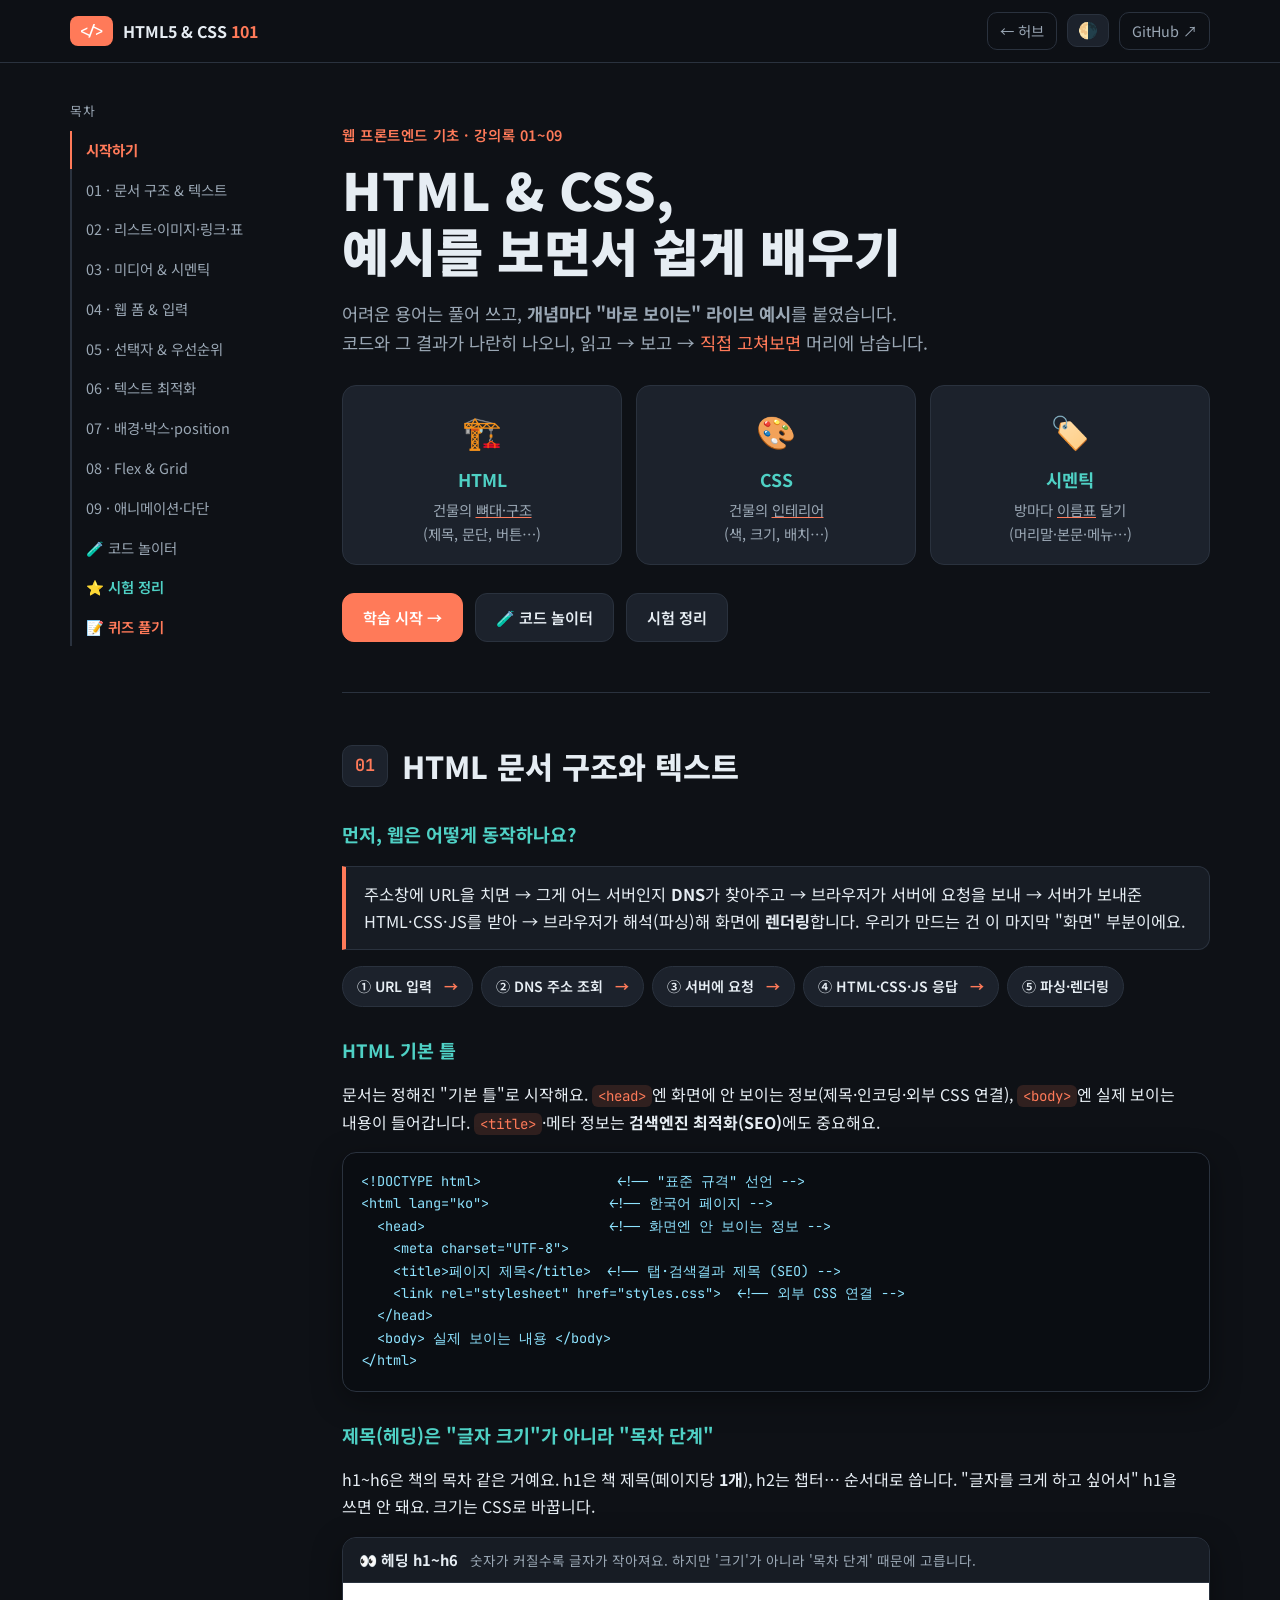
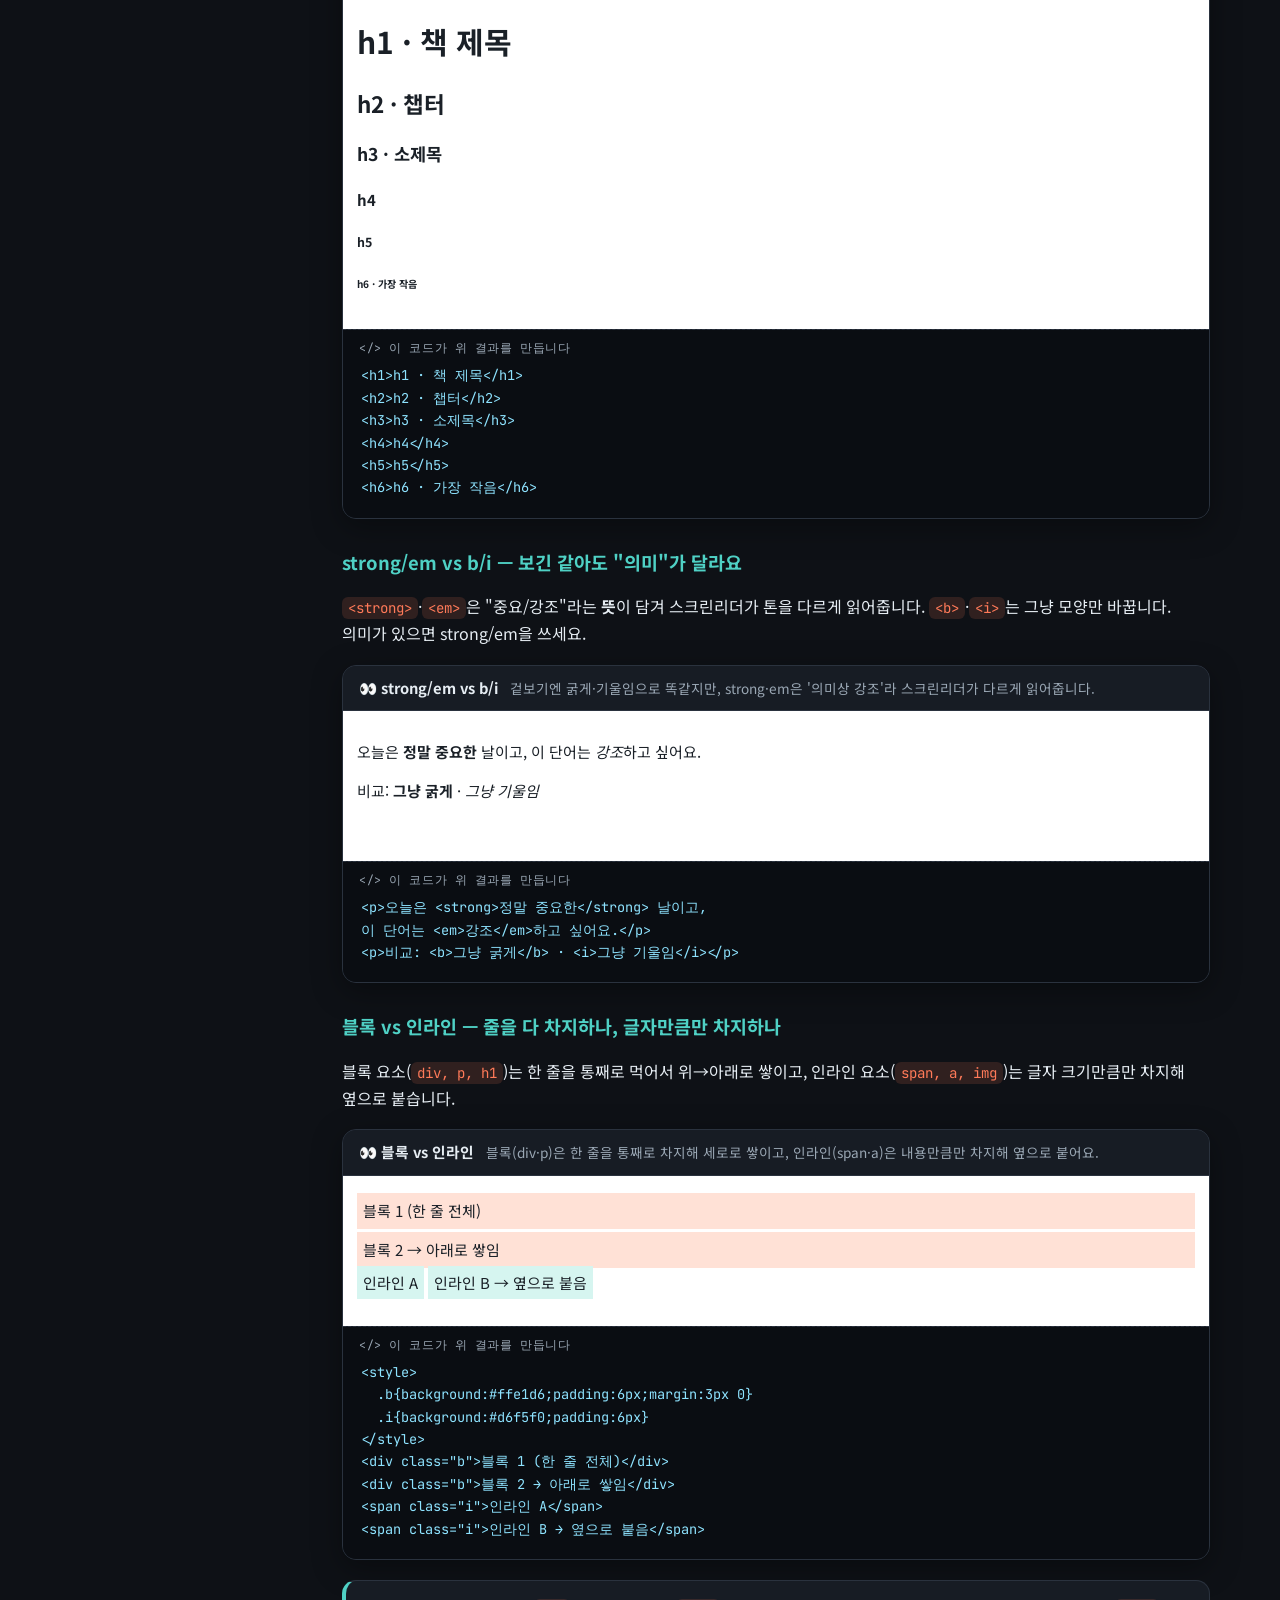
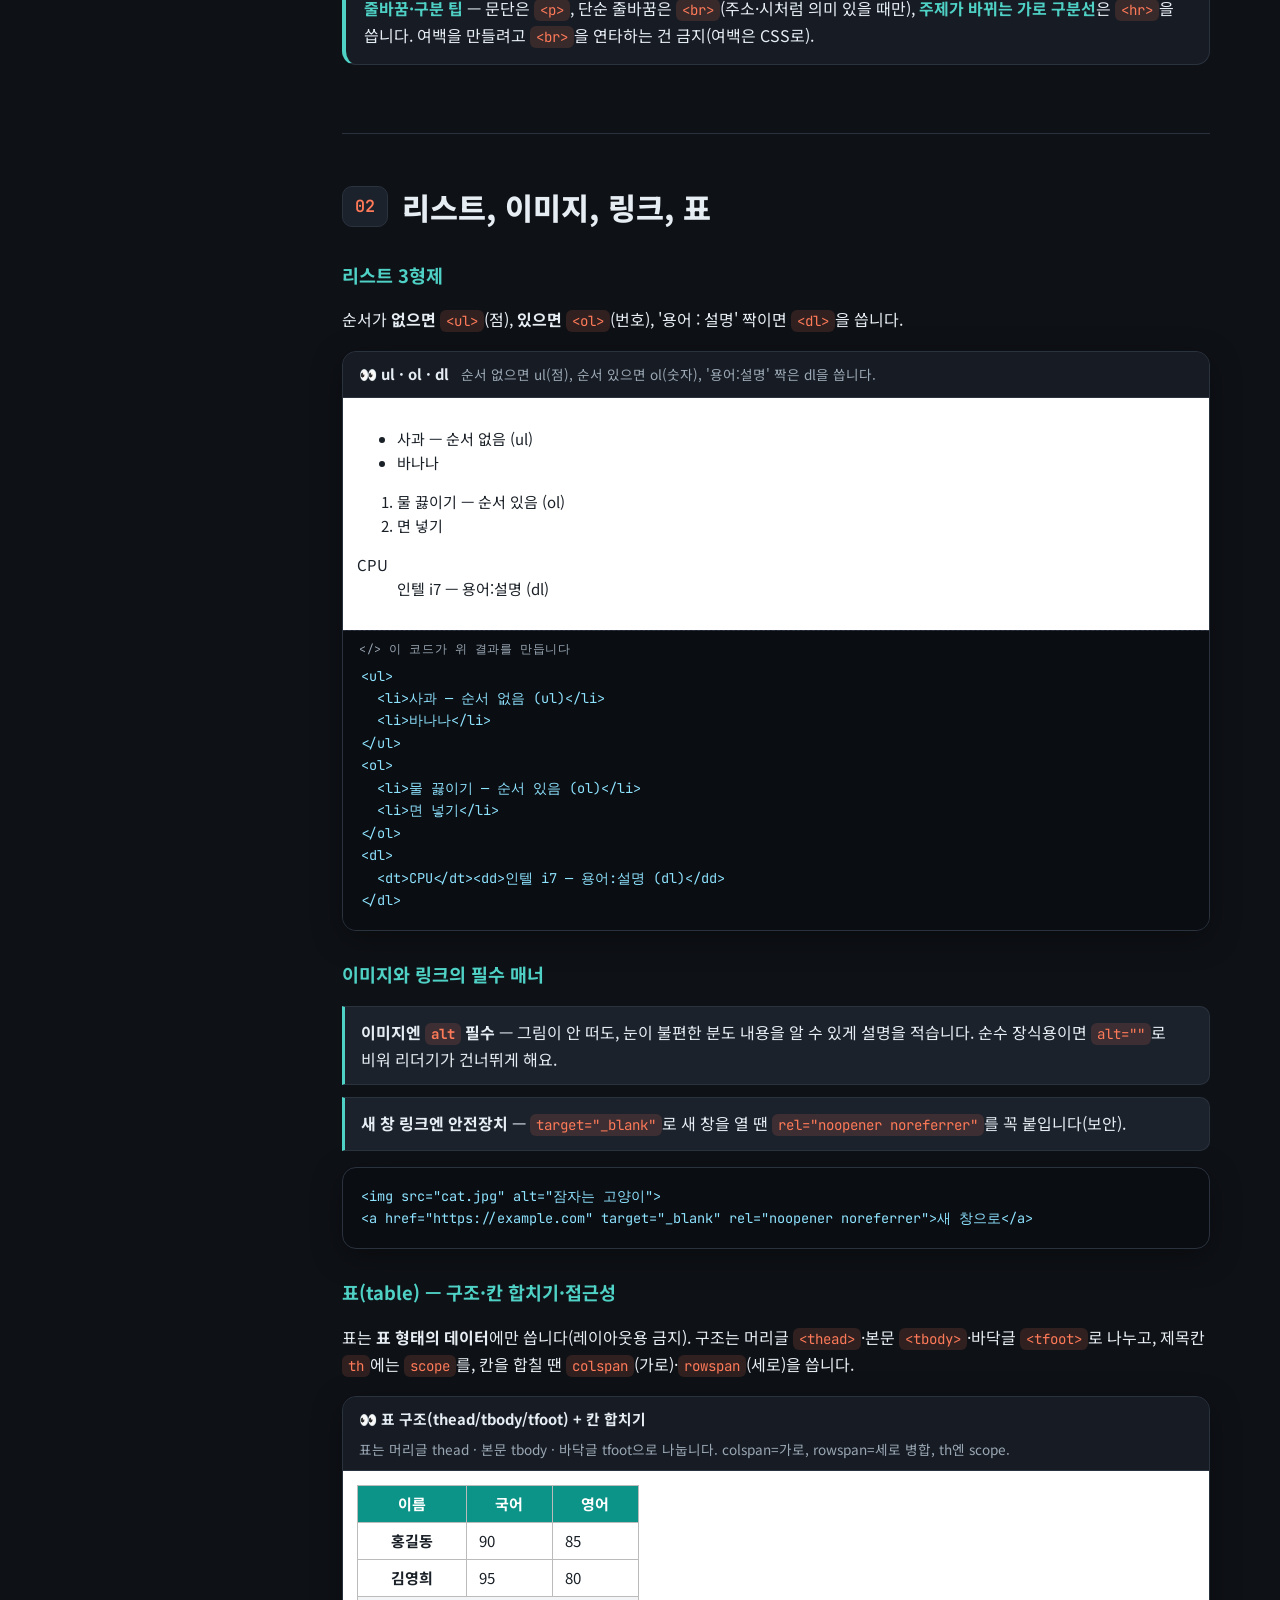
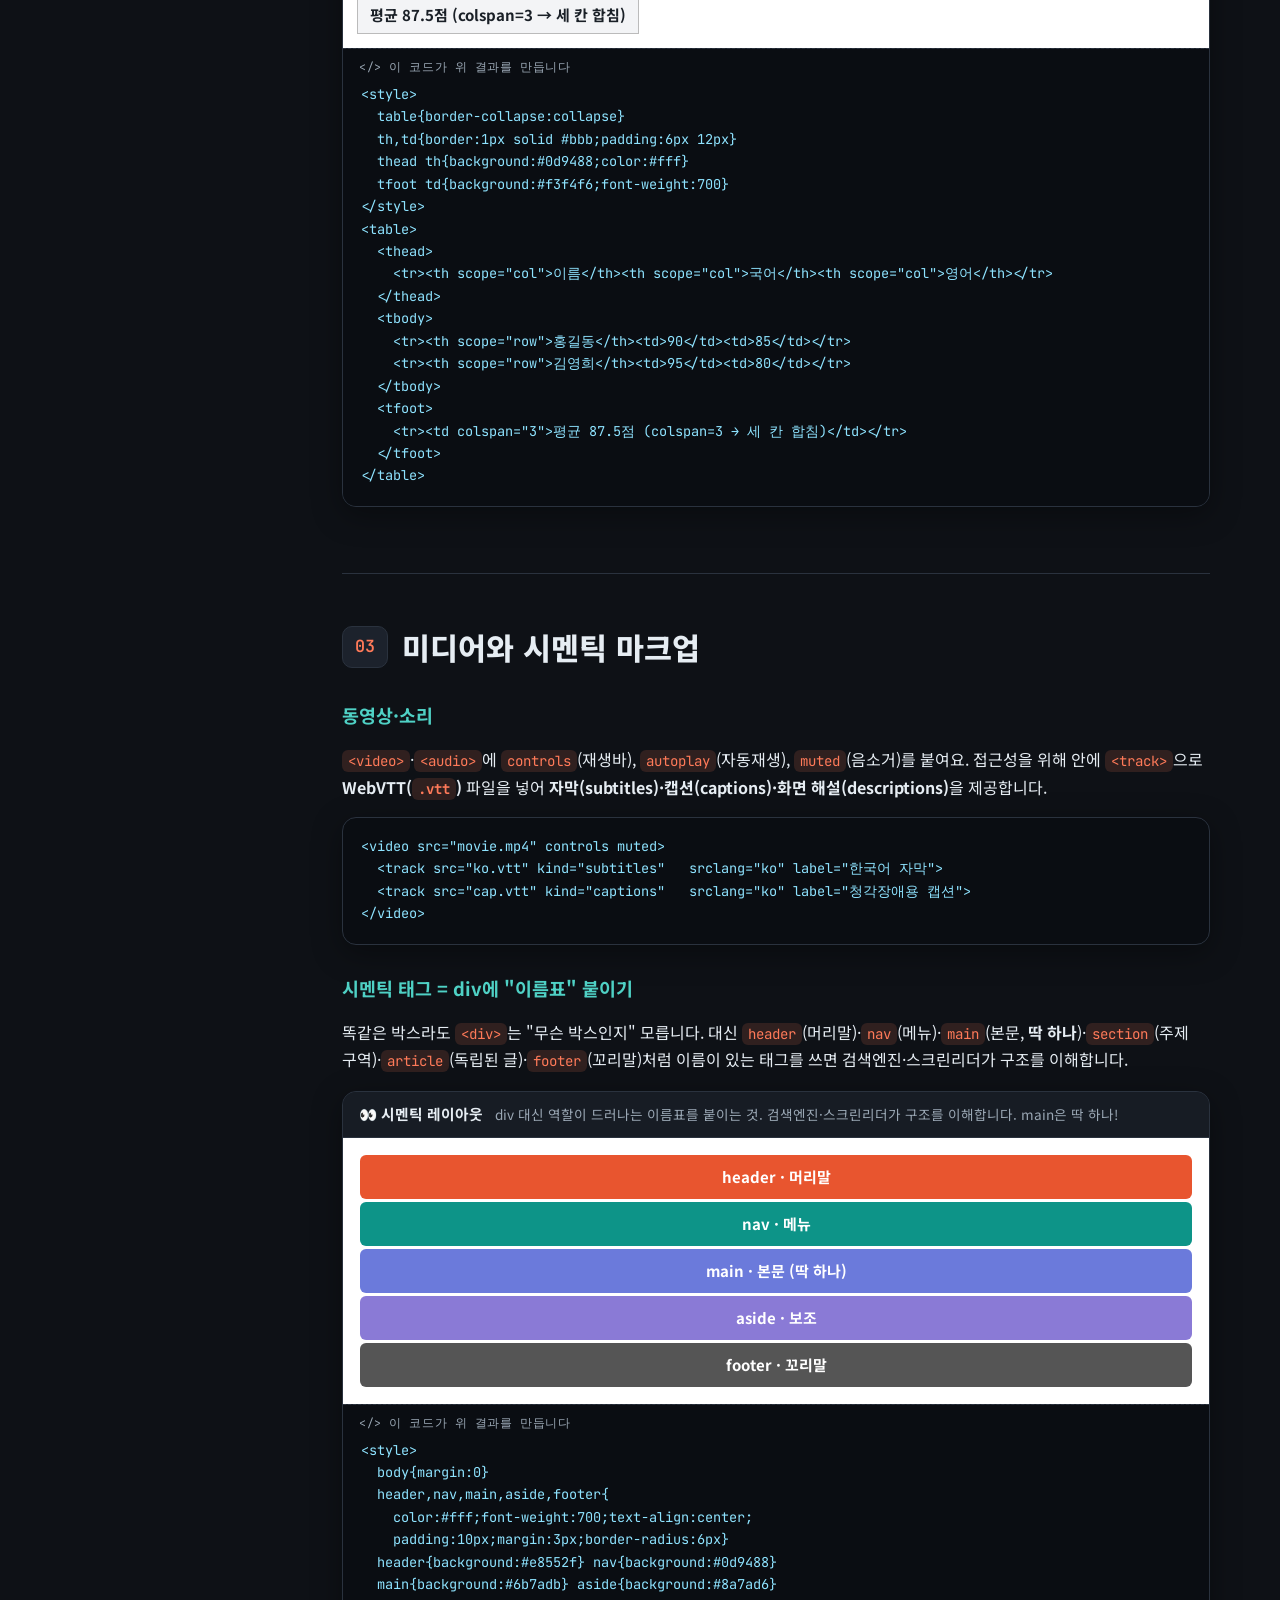
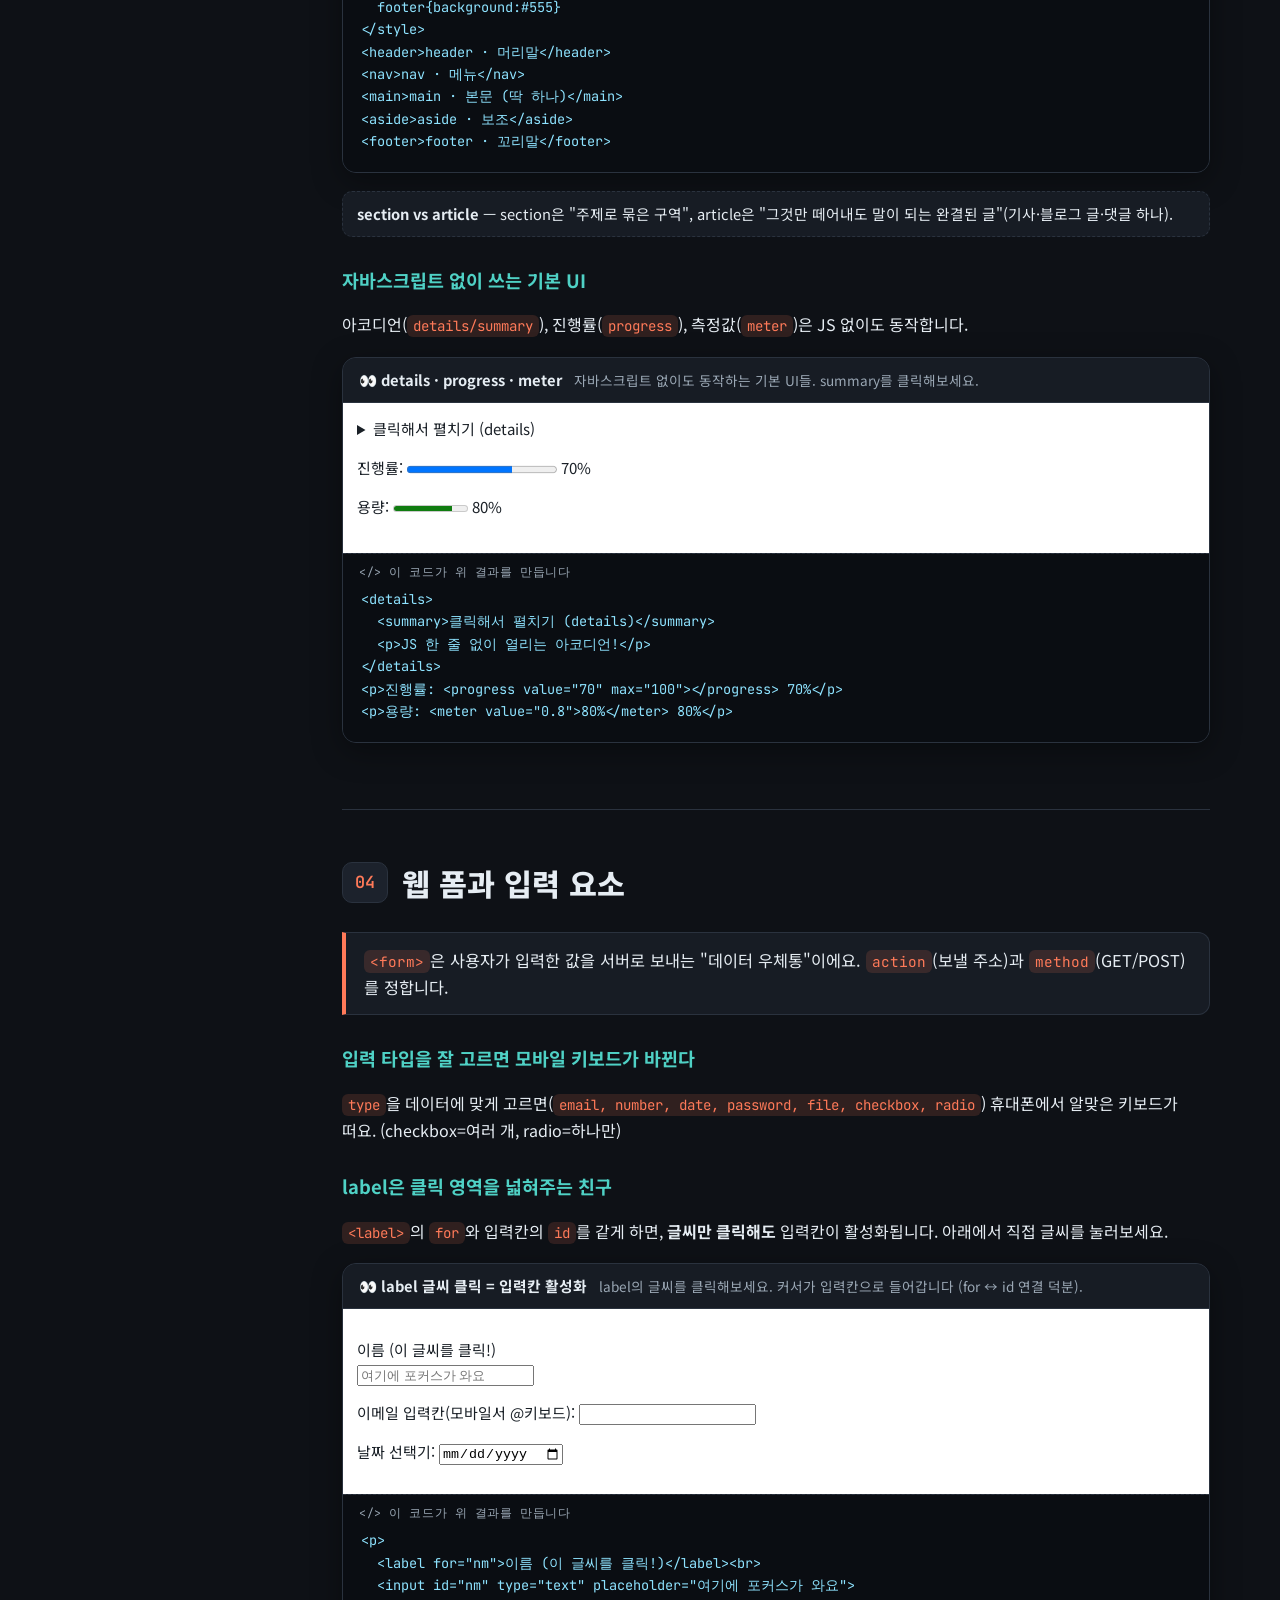
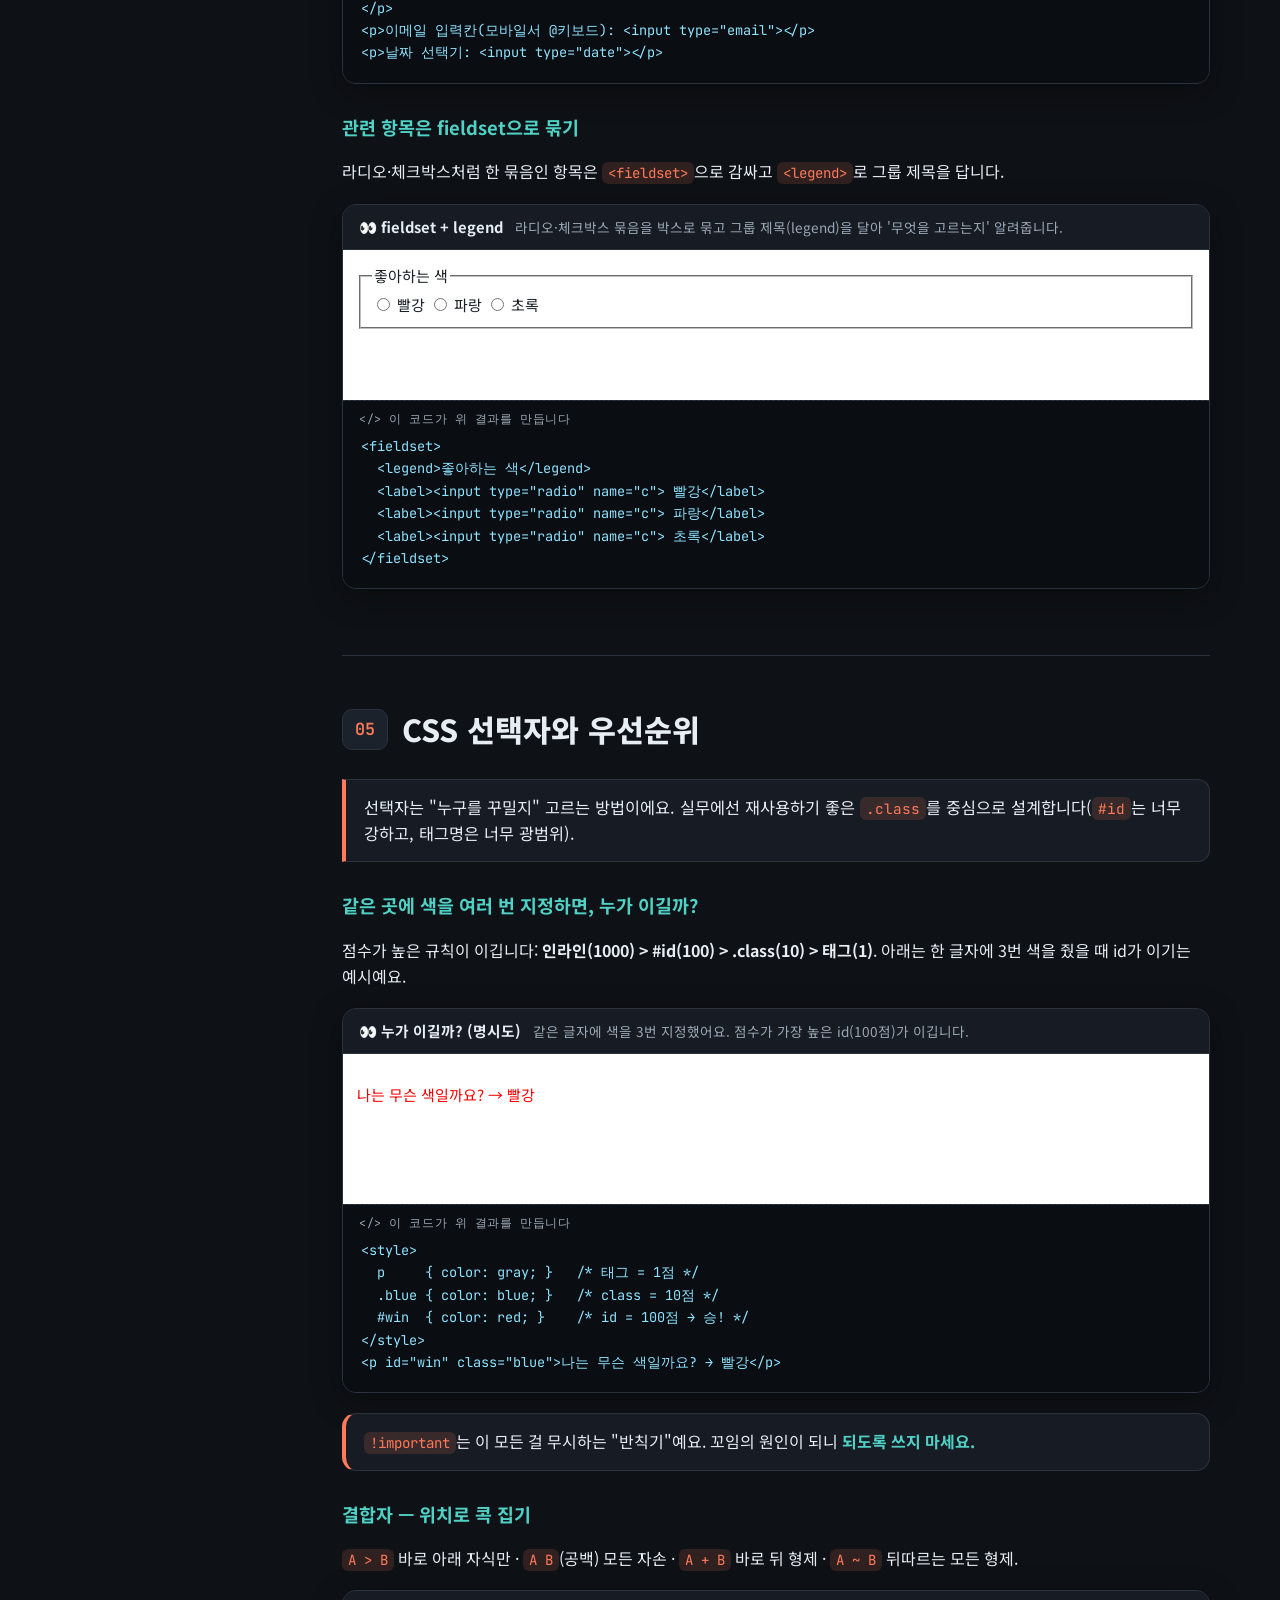
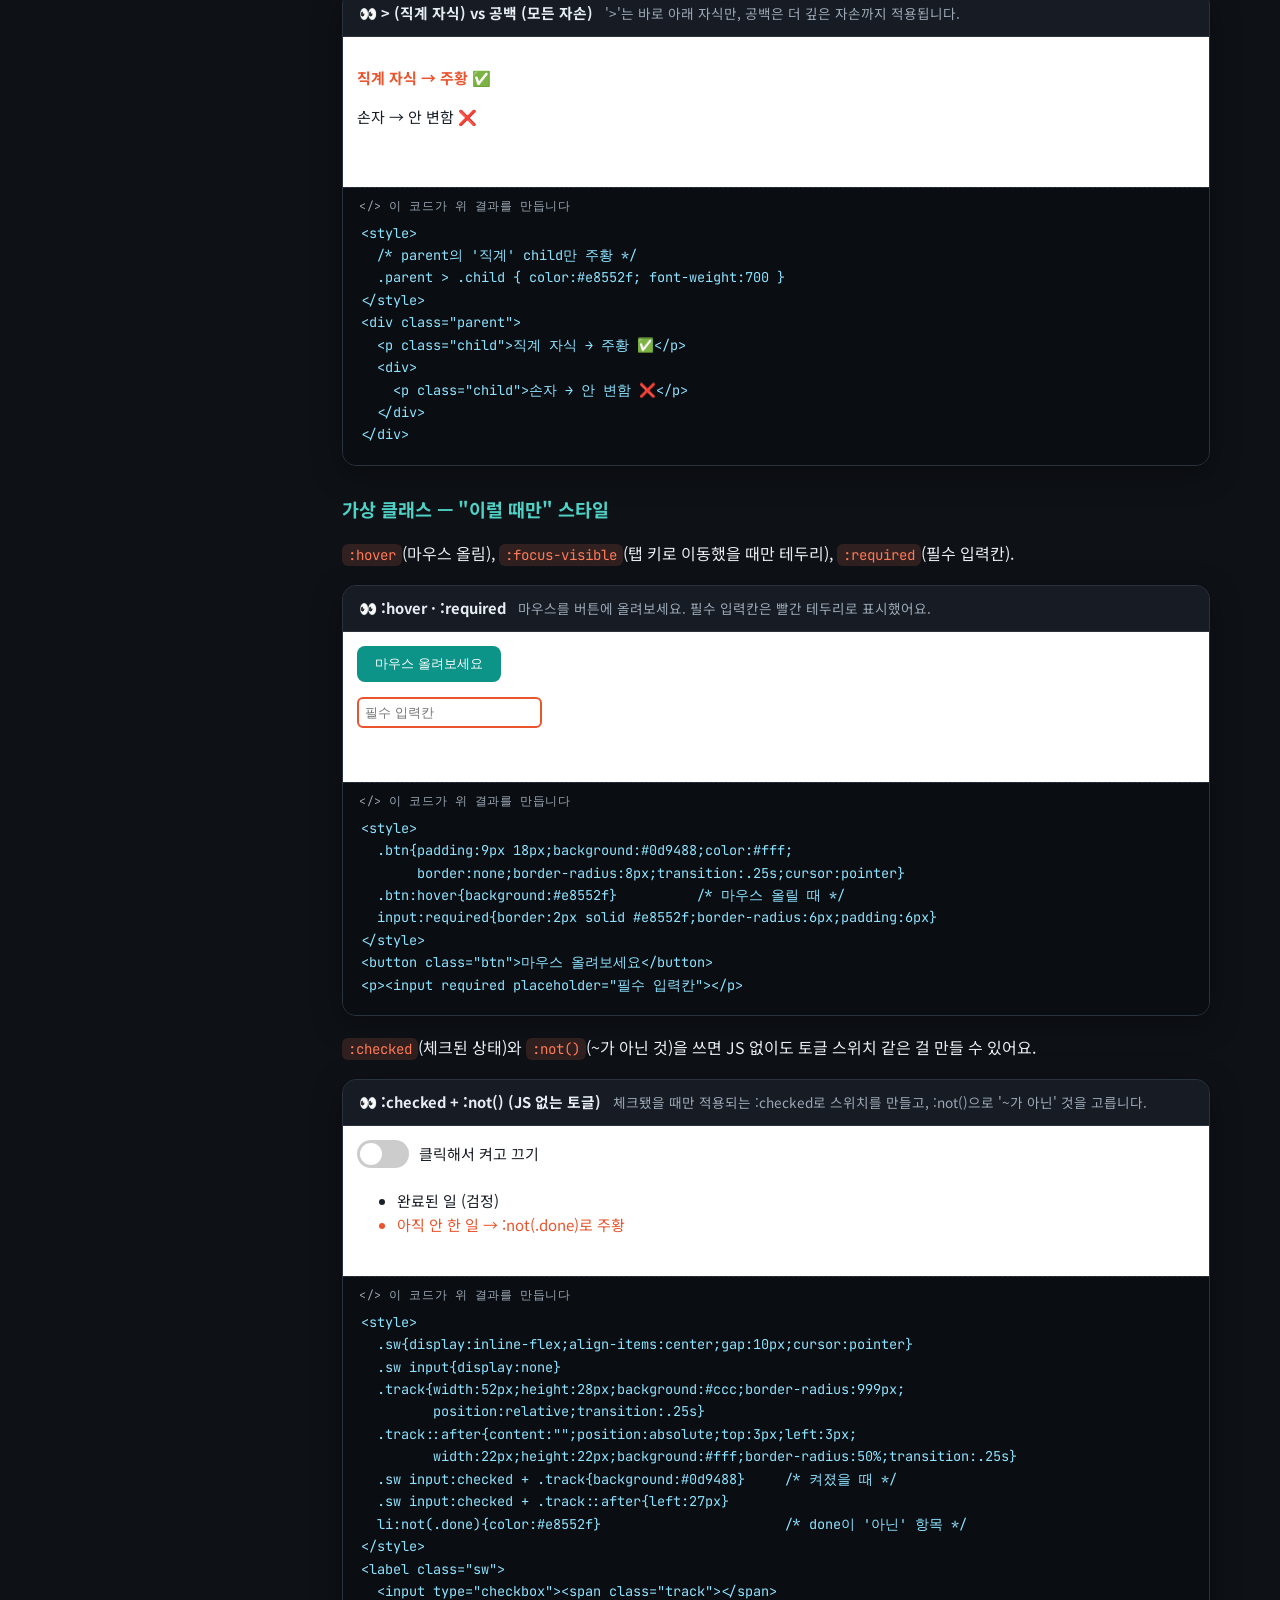
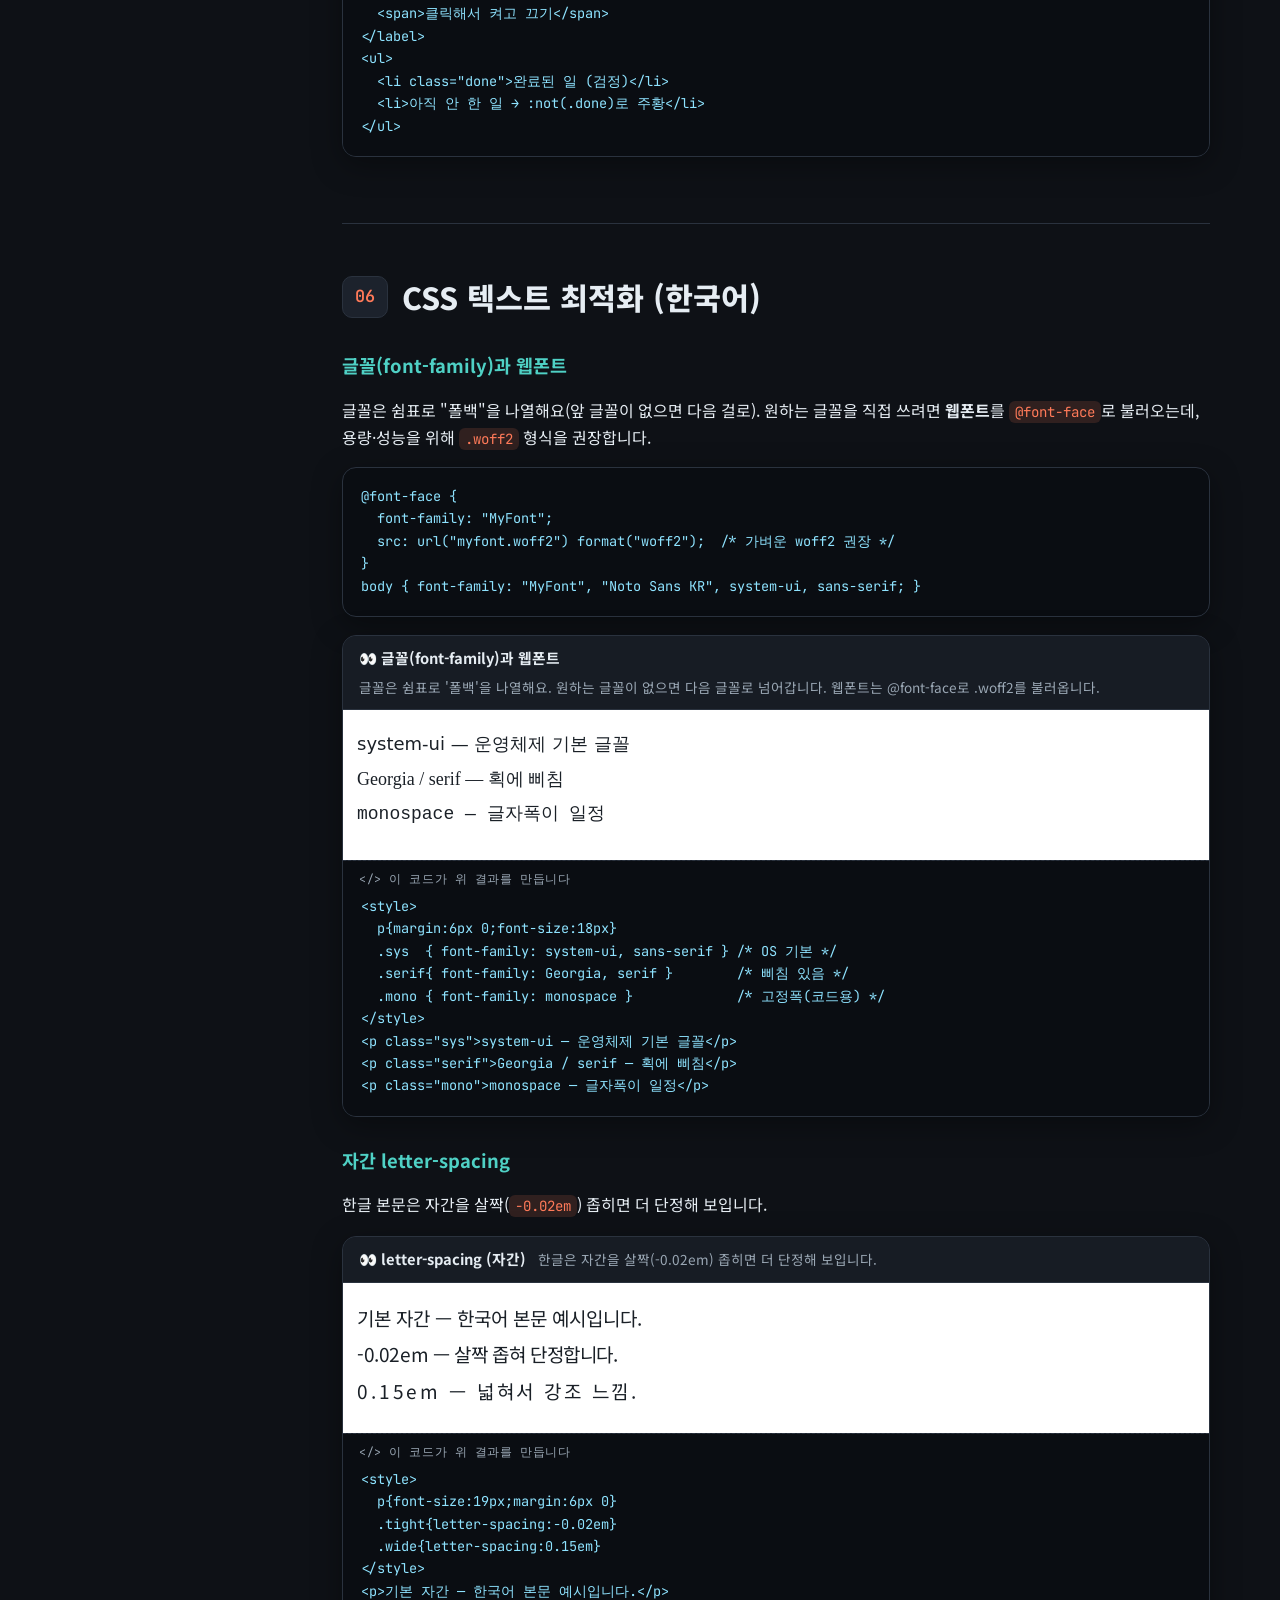
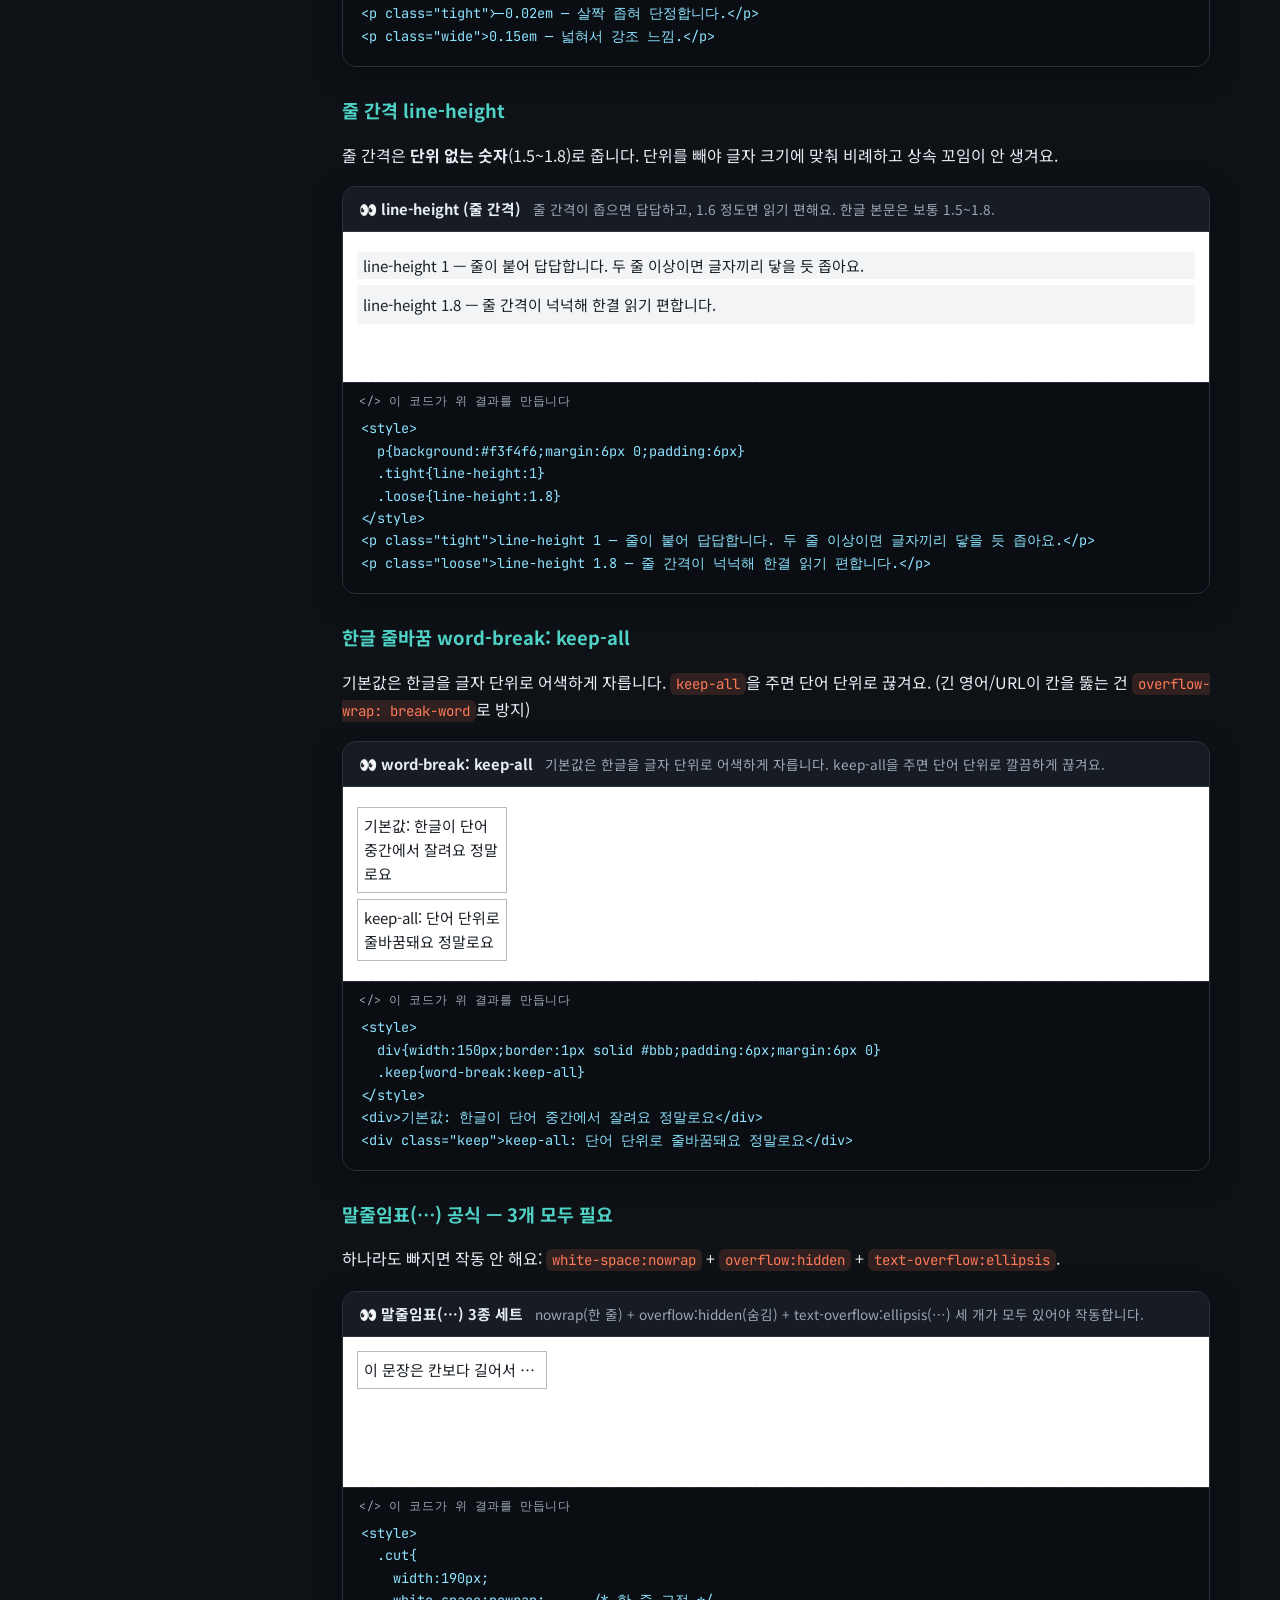
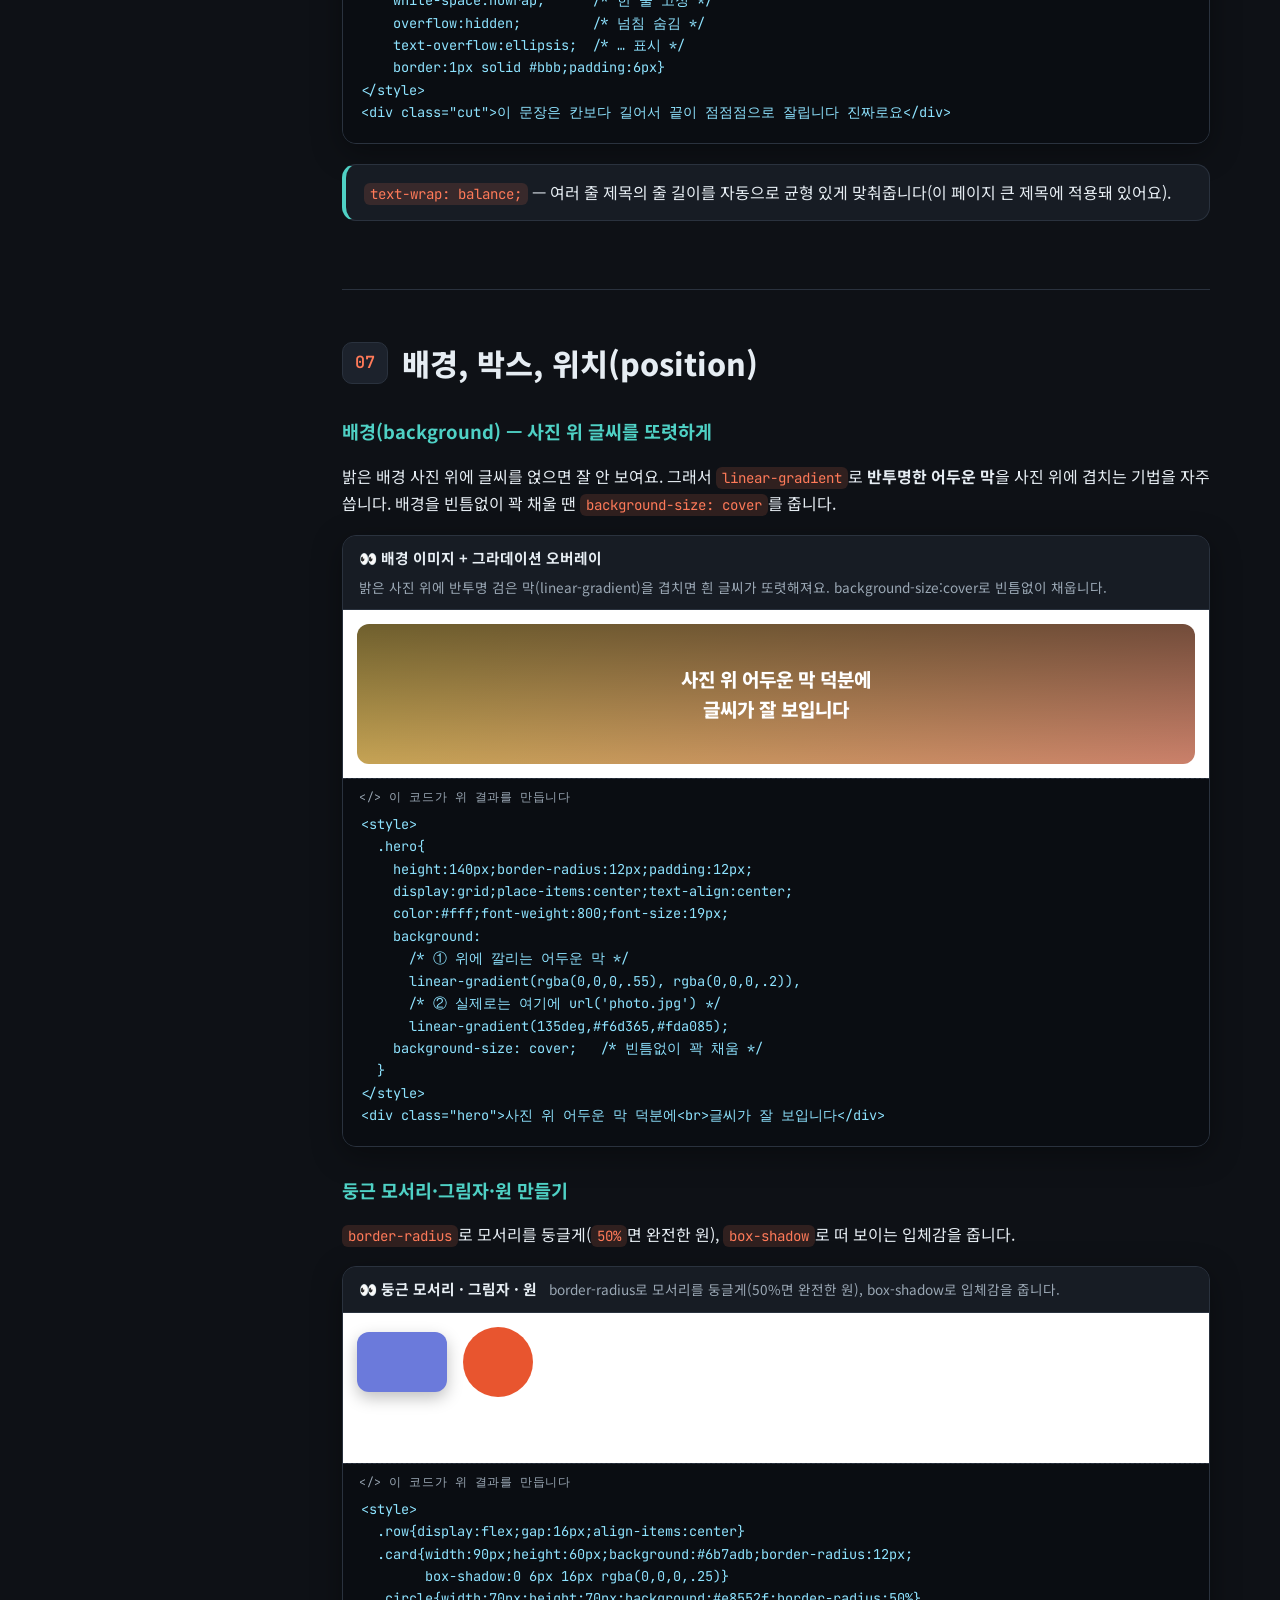
<file: html-css/index.html>
<!DOCTYPE html>
<html lang="ko">
<head>
  <meta charset="UTF-8">
  <meta name="viewport" content="width=device-width, initial-scale=1.0">
  <meta name="description" content="HTML5와 CSS를 가장 쉽게 배우는 한국어 강의. 개념마다 바로 확인하는 라이브 예시 + 직접 고쳐보는 코드 놀이터 + 시험 정리 + 퀴즈.">
  <title>HTML5 &amp; CSS 101 — 가장 쉬운 학습 노트</title>
  <link rel="preconnect" href="https://fonts.googleapis.com">
  <link rel="preconnect" href="https://fonts.gstatic.com" crossorigin>
  <link href="https://fonts.googleapis.com/css2?family=JetBrains+Mono:wght@400;600&family=Noto+Sans+KR:wght@400;500;700;900&display=swap" rel="stylesheet">
  <link rel="stylesheet" href="styles.css">
</head>
<body>
  <div class="progress-bar" id="progressBar" aria-hidden="true"></div>

  <header class="site-header">
    <div class="header-inner">
      <a href="../" class="brand">
        <span class="brand-mark">&lt;/&gt;</span>
        <span class="brand-text">HTML5 &amp; CSS <strong>101</strong></span>
      </a>
      <nav class="header-nav" aria-label="유틸리티">
        <a class="ghost-btn" href="../">← 허브</a>
        <button id="themeToggle" class="icon-btn" type="button" aria-label="다크/라이트 모드 전환">🌗</button>
        <a class="ghost-btn" href="https://github.com/raccooncoon/html5-101" target="_blank" rel="noopener noreferrer">GitHub ↗</a>
      </nav>
    </div>
  </header>

  <div class="layout" id="top">
    <aside class="sidebar" aria-label="목차">
      <p class="side-title">목차</p>
      <nav id="toc">
        <a href="#intro" class="toc-link">시작하기</a>
        <a href="#sec01" class="toc-link">01 · 문서 구조 &amp; 텍스트</a>
        <a href="#sec02" class="toc-link">02 · 리스트·이미지·링크·표</a>
        <a href="#sec03" class="toc-link">03 · 미디어 &amp; 시멘틱</a>
        <a href="#sec04" class="toc-link">04 · 웹 폼 &amp; 입력</a>
        <a href="#sec05" class="toc-link">05 · 선택자 &amp; 우선순위</a>
        <a href="#sec06" class="toc-link">06 · 텍스트 최적화</a>
        <a href="#sec07" class="toc-link">07 · 배경·박스·position</a>
        <a href="#sec08" class="toc-link">08 · Flex &amp; Grid</a>
        <a href="#sec09" class="toc-link">09 · 애니메이션·다단</a>
        <a href="#playground" class="toc-link toc-play">🧪 코드 놀이터</a>
        <a href="#exam" class="toc-link toc-exam">⭐ 시험 정리</a>
        <a href="#quiz" class="toc-link toc-quiz">📝 퀴즈 풀기</a>
      </nav>
    </aside>

    <main class="content">
      <!-- HERO -->
      <section id="intro" class="hero">
        <p class="eyebrow">웹 프론트엔드 기초 · 강의록 01~09</p>
        <h1 class="hero-title">HTML &amp; CSS,<br>예시를 보면서 쉽게 배우기</h1>
        <p class="hero-lead">
          어려운 용어는 풀어 쓰고, <b>개념마다 "바로 보이는" 라이브 예시</b>를 붙였습니다.
          코드와 그 결과가 나란히 나오니, 읽고 → 보고 → <a href="#playground">직접 고쳐보면</a> 머리에 남습니다.
        </p>
        <div class="analogy">
          <div class="ana"><span>🏗️</span><b>HTML</b><p>건물의 <u>뼈대·구조</u><br>(제목, 문단, 버튼…)</p></div>
          <div class="ana"><span>🎨</span><b>CSS</b><p>건물의 <u>인테리어</u><br>(색, 크기, 배치…)</p></div>
          <div class="ana"><span>🏷️</span><b>시멘틱</b><p>방마다 <u>이름표</u> 달기<br>(머리말·본문·메뉴…)</p></div>
        </div>
        <div class="hero-cta">
          <a class="btn primary" href="#sec01">학습 시작 →</a>
          <a class="btn" href="#playground">🧪 코드 놀이터</a>
          <a class="btn" href="#exam">시험 정리</a>
        </div>
      </section>

      <!-- 01 -->
      <section id="sec01" class="lesson">
        <div class="lesson-head"><span class="num">01</span><h2>HTML 문서 구조와 텍스트</h2></div>
        <h3>먼저, 웹은 어떻게 동작하나요?</h3>
        <p class="lead-easy">주소창에 URL을 치면 → 그게 어느 서버인지 <b>DNS</b>가 찾아주고 → 브라우저가 서버에 요청을 보내 → 서버가 보내준 HTML·CSS·JS를 받아 → 브라우저가 해석(파싱)해 화면에 <b>렌더링</b>합니다. 우리가 만드는 건 이 마지막 "화면" 부분이에요.</p>
        <div class="flow">
          <span class="flow-step">① URL 입력</span>
          <span class="flow-step">② DNS 주소 조회</span>
          <span class="flow-step">③ 서버에 요청</span>
          <span class="flow-step">④ HTML·CSS·JS 응답</span>
          <span class="flow-step">⑤ 파싱·렌더링</span>
        </div>

        <h3>HTML 기본 틀</h3>
        <p>문서는 정해진 "기본 틀"로 시작해요. <code>&lt;head&gt;</code>엔 화면에 안 보이는 정보(제목·인코딩·외부 CSS 연결), <code>&lt;body&gt;</code>엔 실제 보이는 내용이 들어갑니다. <code>&lt;title&gt;</code>·메타 정보는 <b>검색엔진 최적화(SEO)</b>에도 중요해요.</p>
        <pre><code>&lt;!DOCTYPE html&gt;                 &lt;!-- "표준 규격" 선언 --&gt;
&lt;html lang="ko"&gt;               &lt;!-- 한국어 페이지 --&gt;
  &lt;head&gt;                       &lt;!-- 화면엔 안 보이는 정보 --&gt;
    &lt;meta charset="UTF-8"&gt;
    &lt;title&gt;페이지 제목&lt;/title&gt;  &lt;!-- 탭·검색결과 제목 (SEO) --&gt;
    &lt;link rel="stylesheet" href="styles.css"&gt;  &lt;!-- 외부 CSS 연결 --&gt;
  &lt;/head&gt;
  &lt;body&gt; 실제 보이는 내용 &lt;/body&gt;
&lt;/html&gt;</code></pre>

        <h3>제목(헤딩)은 "글자 크기"가 아니라 "목차 단계"</h3>
        <p>h1~h6은 책의 목차 같은 거예요. h1은 책 제목(페이지당 <b>1개</b>), h2는 챕터… 순서대로 씁니다. "글자를 크게 하고 싶어서" h1을 쓰면 안 돼요. 크기는 CSS로 바꿉니다.</p>
        <div class="demo-mount" data-demo="headings"></div>

        <h3>strong/em vs b/i — 보긴 같아도 "의미"가 달라요</h3>
        <p><code>&lt;strong&gt;</code>·<code>&lt;em&gt;</code>은 "중요/강조"라는 <b>뜻</b>이 담겨 스크린리더가 톤을 다르게 읽어줍니다. <code>&lt;b&gt;</code>·<code>&lt;i&gt;</code>는 그냥 모양만 바꿉니다. 의미가 있으면 strong/em을 쓰세요.</p>
        <div class="demo-mount" data-demo="emphasis"></div>

        <h3>블록 vs 인라인 — 줄을 다 차지하나, 글자만큼만 차지하나</h3>
        <p>블록 요소(<code>div, p, h1</code>)는 한 줄을 통째로 먹어서 위→아래로 쌓이고, 인라인 요소(<code>span, a, img</code>)는 글자 크기만큼만 차지해 옆으로 붙습니다.</p>
        <div class="demo-mount" data-demo="blockinline"></div>
        <div class="callout tip"><b>줄바꿈·구분 팁</b> — 문단은 <code>&lt;p&gt;</code>, 단순 줄바꿈은 <code>&lt;br&gt;</code>(주소·시처럼 의미 있을 때만), <b>주제가 바뀌는 가로 구분선</b>은 <code>&lt;hr&gt;</code>을 씁니다. 여백을 만들려고 <code>&lt;br&gt;</code>을 연타하는 건 금지(여백은 CSS로).</div>
      </section>

      <!-- 02 -->
      <section id="sec02" class="lesson">
        <div class="lesson-head"><span class="num">02</span><h2>리스트, 이미지, 링크, 표</h2></div>
        <h3>리스트 3형제</h3>
        <p>순서가 <b>없으면</b> <code>&lt;ul&gt;</code>(점), <b>있으면</b> <code>&lt;ol&gt;</code>(번호), '용어 : 설명' 짝이면 <code>&lt;dl&gt;</code>을 씁니다.</p>
        <div class="demo-mount" data-demo="lists"></div>

        <h3>이미지와 링크의 필수 매너</h3>
        <ul class="rich">
          <li><b>이미지엔 <code>alt</code> 필수</b> — 그림이 안 떠도, 눈이 불편한 분도 내용을 알 수 있게 설명을 적습니다. 순수 장식용이면 <code>alt=""</code>로 비워 리더기가 건너뛰게 해요.</li>
          <li><b>새 창 링크엔 안전장치</b> — <code>target="_blank"</code>로 새 창을 열 땐 <code>rel="noopener noreferrer"</code>를 꼭 붙입니다(보안).</li>
        </ul>
        <pre><code>&lt;img src="cat.jpg" alt="잠자는 고양이"&gt;
&lt;a href="https://example.com" target="_blank" rel="noopener noreferrer"&gt;새 창으로&lt;/a&gt;</code></pre>

        <h3>표(table) — 구조·칸 합치기·접근성</h3>
        <p>표는 <b>표 형태의 데이터</b>에만 씁니다(레이아웃용 금지). 구조는 머리글 <code>&lt;thead&gt;</code>·본문 <code>&lt;tbody&gt;</code>·바닥글 <code>&lt;tfoot&gt;</code>로 나누고, 제목칸 <code>th</code>에는 <code>scope</code>를, 칸을 합칠 땐 <code>colspan</code>(가로)·<code>rowspan</code>(세로)을 씁니다.</p>
        <div class="demo-mount" data-demo="table"></div>
      </section>

      <!-- 03 -->
      <section id="sec03" class="lesson">
        <div class="lesson-head"><span class="num">03</span><h2>미디어와 시멘틱 마크업</h2></div>
        <h3>동영상·소리</h3>
        <p><code>&lt;video&gt;</code>·<code>&lt;audio&gt;</code>에 <code>controls</code>(재생바), <code>autoplay</code>(자동재생), <code>muted</code>(음소거)를 붙여요. 접근성을 위해 안에 <code>&lt;track&gt;</code>으로 <b>WebVTT(<code>.vtt</code>)</b> 파일을 넣어 <b>자막(subtitles)·캡션(captions)·화면 해설(descriptions)</b>을 제공합니다.</p>
        <pre><code>&lt;video src="movie.mp4" controls muted&gt;
  &lt;track src="ko.vtt" kind="subtitles"   srclang="ko" label="한국어 자막"&gt;
  &lt;track src="cap.vtt" kind="captions"   srclang="ko" label="청각장애용 캡션"&gt;
&lt;/video&gt;</code></pre>

        <h3>시멘틱 태그 = div에 "이름표" 붙이기</h3>
        <p>똑같은 박스라도 <code>&lt;div&gt;</code>는 "무슨 박스인지" 모릅니다. 대신 <code>header</code>(머리말)·<code>nav</code>(메뉴)·<code>main</code>(본문, <b>딱 하나</b>)·<code>section</code>(주제 구역)·<code>article</code>(독립된 글)·<code>footer</code>(꼬리말)처럼 이름이 있는 태그를 쓰면 검색엔진·스크린리더가 구조를 이해합니다.</p>
        <div class="demo-mount" data-demo="semantic"></div>
        <p class="mini"><b>section vs article</b> — section은 "주제로 묶은 구역", article은 "그것만 떼어내도 말이 되는 완결된 글"(기사·블로그 글·댓글 하나).</p>

        <h3>자바스크립트 없이 쓰는 기본 UI</h3>
        <p>아코디언(<code>details/summary</code>), 진행률(<code>progress</code>), 측정값(<code>meter</code>)은 JS 없이도 동작합니다.</p>
        <div class="demo-mount" data-demo="uiElements"></div>
      </section>

      <!-- 04 -->
      <section id="sec04" class="lesson">
        <div class="lesson-head"><span class="num">04</span><h2>웹 폼과 입력 요소</h2></div>
        <p class="lead-easy"><code>&lt;form&gt;</code>은 사용자가 입력한 값을 서버로 보내는 "데이터 우체통"이에요. <code>action</code>(보낼 주소)과 <code>method</code>(GET/POST)를 정합니다.</p>

        <h3>입력 타입을 잘 고르면 모바일 키보드가 바뀐다</h3>
        <p><code>type</code>을 데이터에 맞게 고르면(<code>email, number, date, password, file, checkbox, radio</code>) 휴대폰에서 알맞은 키보드가 떠요. (checkbox=여러 개, radio=하나만)</p>
        <h3>label은 클릭 영역을 넓혀주는 친구</h3>
        <p><code>&lt;label&gt;</code>의 <code>for</code>와 입력칸의 <code>id</code>를 같게 하면, <b>글씨만 클릭해도</b> 입력칸이 활성화됩니다. 아래에서 직접 글씨를 눌러보세요.</p>
        <div class="demo-mount" data-demo="formLabel"></div>

        <h3>관련 항목은 fieldset으로 묶기</h3>
        <p>라디오·체크박스처럼 한 묶음인 항목은 <code>&lt;fieldset&gt;</code>으로 감싸고 <code>&lt;legend&gt;</code>로 그룹 제목을 답니다.</p>
        <div class="demo-mount" data-demo="fieldset"></div>
      </section>

      <!-- 05 -->
      <section id="sec05" class="lesson">
        <div class="lesson-head"><span class="num">05</span><h2>CSS 선택자와 우선순위</h2></div>
        <p class="lead-easy">선택자는 "누구를 꾸밀지" 고르는 방법이에요. 실무에선 재사용하기 좋은 <code>.class</code>를 중심으로 설계합니다(<code>#id</code>는 너무 강하고, 태그명은 너무 광범위).</p>

        <h3>같은 곳에 색을 여러 번 지정하면, 누가 이길까?</h3>
        <p>점수가 높은 규칙이 이깁니다: <b>인라인(1000) &gt; #id(100) &gt; .class(10) &gt; 태그(1)</b>. 아래는 한 글자에 3번 색을 줬을 때 id가 이기는 예시예요.</p>
        <div class="demo-mount" data-demo="specificity"></div>
        <div class="callout warn"><code>!important</code>는 이 모든 걸 무시하는 "반칙기"예요. 꼬임의 원인이 되니 <b>되도록 쓰지 마세요.</b></div>

        <h3>결합자 — 위치로 콕 집기</h3>
        <p><code>A &gt; B</code> 바로 아래 자식만 · <code>A B</code>(공백) 모든 자손 · <code>A + B</code> 바로 뒤 형제 · <code>A ~ B</code> 뒤따르는 모든 형제.</p>
        <div class="demo-mount" data-demo="combinator"></div>

        <h3>가상 클래스 — "이럴 때만" 스타일</h3>
        <p><code>:hover</code>(마우스 올림), <code>:focus-visible</code>(탭 키로 이동했을 때만 테두리), <code>:required</code>(필수 입력칸).</p>
        <div class="demo-mount" data-demo="pseudo"></div>
        <p><code>:checked</code>(체크된 상태)와 <code>:not()</code>(~가 아닌 것)을 쓰면 JS 없이도 토글 스위치 같은 걸 만들 수 있어요.</p>
        <div class="demo-mount" data-demo="checked"></div>
      </section>

      <!-- 06 -->
      <section id="sec06" class="lesson">
        <div class="lesson-head"><span class="num">06</span><h2>CSS 텍스트 최적화 (한국어)</h2></div>

        <h3>글꼴(font-family)과 웹폰트</h3>
        <p>글꼴은 쉼표로 "폴백"을 나열해요(앞 글꼴이 없으면 다음 걸로). 원하는 글꼴을 직접 쓰려면 <b>웹폰트</b>를 <code>@font-face</code>로 불러오는데, 용량·성능을 위해 <code>.woff2</code> 형식을 권장합니다.</p>
        <pre><code>@font-face {
  font-family: "MyFont";
  src: url("myfont.woff2") format("woff2");  /* 가벼운 woff2 권장 */
}
body { font-family: "MyFont", "Noto Sans KR", system-ui, sans-serif; }</code></pre>
        <div class="demo-mount" data-demo="fontfamily"></div>

        <h3>자간 letter-spacing</h3>
        <p>한글 본문은 자간을 살짝(<code>-0.02em</code>) 좁히면 더 단정해 보입니다.</p>
        <div class="demo-mount" data-demo="letterspacing"></div>

        <h3>줄 간격 line-height</h3>
        <p>줄 간격은 <b>단위 없는 숫자</b>(1.5~1.8)로 줍니다. 단위를 빼야 글자 크기에 맞춰 비례하고 상속 꼬임이 안 생겨요.</p>
        <div class="demo-mount" data-demo="lineheight"></div>

        <h3>한글 줄바꿈 word-break: keep-all</h3>
        <p>기본값은 한글을 글자 단위로 어색하게 자릅니다. <code>keep-all</code>을 주면 단어 단위로 끊겨요. (긴 영어/URL이 칸을 뚫는 건 <code>overflow-wrap: break-word</code>로 방지)</p>
        <div class="demo-mount" data-demo="wordbreak"></div>

        <h3>말줄임표(…) 공식 — 3개 모두 필요</h3>
        <p>하나라도 빠지면 작동 안 해요: <code>white-space:nowrap</code> + <code>overflow:hidden</code> + <code>text-overflow:ellipsis</code>.</p>
        <div class="demo-mount" data-demo="ellipsis"></div>
        <div class="callout tip"><code>text-wrap: balance;</code> — 여러 줄 제목의 줄 길이를 자동으로 균형 있게 맞춰줍니다(이 페이지 큰 제목에 적용돼 있어요).</div>
      </section>

      <!-- 07 -->
      <section id="sec07" class="lesson">
        <div class="lesson-head"><span class="num">07</span><h2>배경, 박스, 위치(position)</h2></div>

        <h3>배경(background) — 사진 위 글씨를 또렷하게</h3>
        <p>밝은 배경 사진 위에 글씨를 얹으면 잘 안 보여요. 그래서 <code>linear-gradient</code>로 <b>반투명한 어두운 막</b>을 사진 위에 겹치는 기법을 자주 씁니다. 배경을 빈틈없이 꽉 채울 땐 <code>background-size: cover</code>를 줍니다.</p>
        <div class="demo-mount" data-demo="bgoverlay"></div>

        <h3>둥근 모서리·그림자·원 만들기</h3>
        <p><code>border-radius</code>로 모서리를 둥글게(<code>50%</code>면 완전한 원), <code>box-shadow</code>로 떠 보이는 입체감을 줍니다.</p>
        <div class="demo-mount" data-demo="boxstyle"></div>

        <h3>position — 가장 헷갈리는 부분, 예시로 끝내기</h3>
        <ul class="rich">
          <li><code>relative</code>: 원래 자리를 지키면서 살짝 이동. 주로 <code>absolute</code> 자식의 <b>기준점</b> 역할.</li>
          <li><code>absolute</code>: 공중에 떠서, 가장 가까운 <code>relative</code> 부모를 기준으로 배치(예: 카드 우상단 배지).</li>
          <li><code>fixed</code>/<code>sticky</code>: 스크롤해도 화면/영역에 고정.</li>
        </ul>
        <p>"품절 배지"는 position의 대표 예시예요 — 부모 relative + 자식 absolute:</p>
        <div class="demo-mount" data-demo="position"></div>
        <p>sticky는 스크롤해도 위에 붙어 따라옵니다(박스 안을 스크롤해보세요):</p>
        <div class="demo-mount" data-demo="sticky"></div>
      </section>

      <!-- 08 -->
      <section id="sec08" class="lesson">
        <div class="lesson-head"><span class="num">08</span><h2>Flexbox &amp; Grid</h2></div>
        <p class="lead-easy">배치는 <code>display</code>에서 시작해요. <code>block</code>(한 줄 차지)·<code>inline</code>(내용만큼)·<code>none</code>(아예 제거)이 기본이고, 정렬 전용으로 <b>Flex(1차원)</b>·<b>Grid(2차원)</b>가 있습니다.</p>

        <h3>display 종류 + none vs visibility (자주 헷갈림)</h3>
        <p><code>display:none</code>은 요소를 <b>공간까지 완전히 제거</b>하고, <code>visibility:hidden</code>은 <b>안 보이지만 자리는 남깁니다</b>. 아래에서 차이를 바로 확인하세요.</p>
        <div class="demo-mount" data-demo="displaynone"></div>

        <h3>Flex — 한 줄 정렬의 끝판왕</h3>
        <p><code>justify-content</code>=가로 정렬, <code>align-items</code>=세로 정렬. "가운데 정렬"이 한 줄로 끝나요.</p>
        <div class="demo-mount" data-demo="flex"></div>

        <h3>Grid — 칸에 이름 붙여 뼈대 만들기</h3>
        <p><code>grid-template-areas</code>로 칸에 이름을 적으면, 코드만 봐도 레이아웃이 그림처럼 보입니다.</p>
        <div class="demo-mount" data-demo="grid"></div>
      </section>

      <!-- 09 -->
      <section id="sec09" class="lesson">
        <div class="lesson-head"><span class="num">09</span><h2>애니메이션과 다단</h2></div>

        <h3>transform + transition — 부드러운 움직임</h3>
        <p><code>transform</code>은 이동(<code>translate</code>)·회전(<code>rotate</code>)·크기(<code>scale</code>)를 담당하고, <code>transition</code>이 그 변화를 "천천히" 만들어 부드럽게 합니다.</p>
        <div class="demo-mount" data-demo="transition"></div>

        <h3>카드 뒤집기 — backface-visibility</h3>
        <p>3D로 회전(<code>rotateY</code>)시켜 카드를 뒤집을 때, <code>backface-visibility: hidden</code>으로 면의 "뒷모습"을 가려야 반대 면이 비쳐 보이지 않습니다.</p>
        <div class="demo-mount" data-demo="flip"></div>

        <h3>@keyframes — 무한 반복 애니메이션</h3>
        <p>0%→100% 단계별 변화를 정의하고 <code>infinite</code>로 무한 반복. 로딩 스피너가 대표 예시예요.</p>
        <div class="demo-mount" data-demo="keyframes"></div>

        <h3>다단(multi-column) — 신문처럼 여러 단</h3>
        <p><code>column-count</code>로 단 수를 정하고, 카드가 단 경계에서 잘리지 않게 <code>break-inside: avoid</code>를 줍니다.</p>
        <div class="demo-mount" data-demo="multicol"></div>
      </section>

      <!-- 코드 놀이터 -->
      <section id="playground" class="playground">
        <div class="lesson-head"><span class="num">🧪</span><h2>라이브 코드 놀이터</h2></div>
        <p class="lead-easy">왼쪽 코드를 직접 고쳐보세요. 오른쪽 결과가 <b>실시간</b>으로 바뀝니다. 아래 버튼으로 예제를 불러와 변형해보면 가장 빨리 늡니다.</p>
        <div class="preset-row">
          <button type="button" class="chip" data-preset="button">🔘 버튼</button>
          <button type="button" class="chip" data-preset="card">🪧 카드</button>
          <button type="button" class="chip" data-preset="center">🎯 가운데 정렬</button>
          <button type="button" class="chip" data-preset="gradient">🎨 그라데이션</button>
        </div>
        <div class="pg-grid">
          <div class="pg-pane">
            <div class="pg-label">✏️ 코드 (HTML + CSS)</div>
            <textarea id="pgCode" spellcheck="false" aria-label="코드 입력"></textarea>
          </div>
          <div class="pg-pane">
            <div class="pg-label">👀 결과 (바로 반영)</div>
            <iframe id="pgView" title="실행 결과"></iframe>
          </div>
        </div>
      </section>

      <!-- 시험 정리 -->
      <section id="exam" class="exam">
        <div class="lesson-head"><span class="num">⭐</span><h2>시험에 나올만한 것 — 핵심 정리</h2></div>
        <p class="exam-lead">자주 나오고 자주 틀리는 것만 모았어요. 시험 직전 이 부분만 훑어도 됩니다.</p>

        <h3>① 무조건 외우는 규칙</h3>
        <table class="exam-table">
          <thead><tr><th scope="col">주제</th><th scope="col">정답 포인트</th></tr></thead>
          <tbody>
            <tr><td><code>h1</code> 개수</td><td>페이지당 <b>1개</b>, 숫자 건너뛰기 금지</td></tr>
            <tr><td><code>main</code> 개수</td><td>문서에 <b>단 하나</b></td></tr>
            <tr><td>이미지 <code>alt</code></td><td>필수. 장식용은 <code>alt=""</code></td></tr>
            <tr><td>새 창 링크</td><td><code>target="_blank"</code> + <code>rel="noopener noreferrer"</code></td></tr>
            <tr><td>label 연결</td><td><code>for</code> ↔ <code>id</code> 일치</td></tr>
            <tr><td>line-height</td><td><b>단위 없는</b> 숫자(1.5)</td></tr>
            <tr><td>th 접근성</td><td><code>scope="col"/"row"</code></td></tr>
            <tr><td>칸 합치기</td><td>가로 <code>colspan</code> / 세로 <code>rowspan</code></td></tr>
            <tr><td>표 구조</td><td><code>thead</code> / <code>tbody</code> / <code>tfoot</code></td></tr>
            <tr><td>웹폰트</td><td><code>@font-face</code>로 <code>.woff2</code> 권장</td></tr>
            <tr><td>자간(한글)</td><td><code>letter-spacing: -0.02em</code></td></tr>
            <tr><td>웹 동작 순서</td><td>URL → <b>DNS</b> → 서버 요청 → 응답 → 파싱·렌더링</td></tr>
            <tr><td>주제 구분선</td><td><code>&lt;hr&gt;</code> (여백은 CSS로)</td></tr>
          </tbody>
        </table>

        <h3>② 명시도(우선순위) 순서 — 단골 출제</h3>
        <p class="formula"><code>!important</code> &gt; 인라인(1000) &gt; <code>#id</code>(100) &gt; <code>.class</code>·가상클래스(10) &gt; 태그(1) &gt; <code>*</code>(0)</p>

        <h3>③ 헷갈리는 짝 비교</h3>
        <div class="compare-grid">
          <div class="cmp"><h4>strong vs b</h4><p><code>strong</code>=의미상 강조(접근성), <code>b</code>=단순 굵게</p></div>
          <div class="cmp"><h4>em vs i</h4><p><code>em</code>=의미상 강조, <code>i</code>=단순 기울임</p></div>
          <div class="cmp"><h4>Flex vs Grid</h4><p>Flex=1차원(한 방향), Grid=2차원(행+열)</p></div>
          <div class="cmp"><h4>relative vs absolute</h4><p>relative=자리 유지·기준점, absolute=relative 부모 기준 띄움</p></div>
          <div class="cmp"><h4>section vs article</h4><p>section=주제 구역, article=떼어내도 완결된 글</p></div>
          <div class="cmp"><h4>&gt; vs (공백)</h4><p><code>&gt;</code>=직계 자식만, 공백=모든 자손</p></div>
          <div class="cmp"><h4>none vs hidden</h4><p><code>display:none</code>=공간까지 제거, <code>visibility:hidden</code>=안 보여도 자리 유지</p></div>
          <div class="cmp"><h4>block vs inline</h4><p>block=한 줄 차지(세로로 쌓임), inline=내용만큼(옆으로 붙음)</p></div>
        </div>

        <h3>④ 자주 틀리는 함정</h3>
        <ul class="rich pitfall">
          <li>헤딩을 <b>글자 크기 용도</b>로 쓰기 → 금지(크기는 CSS)</li>
          <li><code>&lt;br&gt;</code> 연타로 여백 만들기 → 금지(여백은 CSS)</li>
          <li>표를 <b>레이아웃용</b>으로 쓰기 → 금지(데이터 전용)</li>
          <li>말줄임표 3종 세트 중 하나 누락 → 작동 안 함</li>
          <li><code>line-height: 24px</code>처럼 단위 붙이기 → 상속 꼬임</li>
          <li>다단에서 카드 잘림 → <code>break-inside: avoid;</code> 누락</li>
        </ul>
      </section>

      <!-- 퀴즈 -->
      <section id="quiz" class="quiz">
        <div class="lesson-head"><span class="num">📝</span><h2>퀴즈로 점검하기</h2></div>
        <p class="exam-lead">16문항 객관식. 다 풀면 점수와 오답 해설이 나옵니다.</p>
        <form id="quizForm"></form>
        <div class="quiz-actions">
          <button type="button" id="gradeBtn" class="btn primary">채점하기</button>
          <button type="button" id="resetBtn" class="btn">다시 풀기</button>
        </div>
        <div id="quizResult" class="quiz-result" hidden></div>
      </section>
    </main>
  </div>

  <footer class="site-footer">
    <p>HTML5 &amp; CSS 101 · 강의록 01~09 학습 노트 · <a href="../">학습 노트 101</a></p>
    <p class="muted">제작: <a href="https://github.com/raccooncoon/html5-101" target="_blank" rel="noopener noreferrer">raccooncoon/html5-101</a> · GitHub Pages 배포</p>
  </footer>

  <a href="#top" class="to-top" id="toTop" aria-label="맨 위로">↑</a>

  <script src="../assets/common.js"></script>
  <script src="../assets/quiz-engine.js"></script>
  <script src="quiz-data.js"></script>
  <script src="demos.js"></script>
  <script src="script.js"></script>
</body>
</html>
</file>
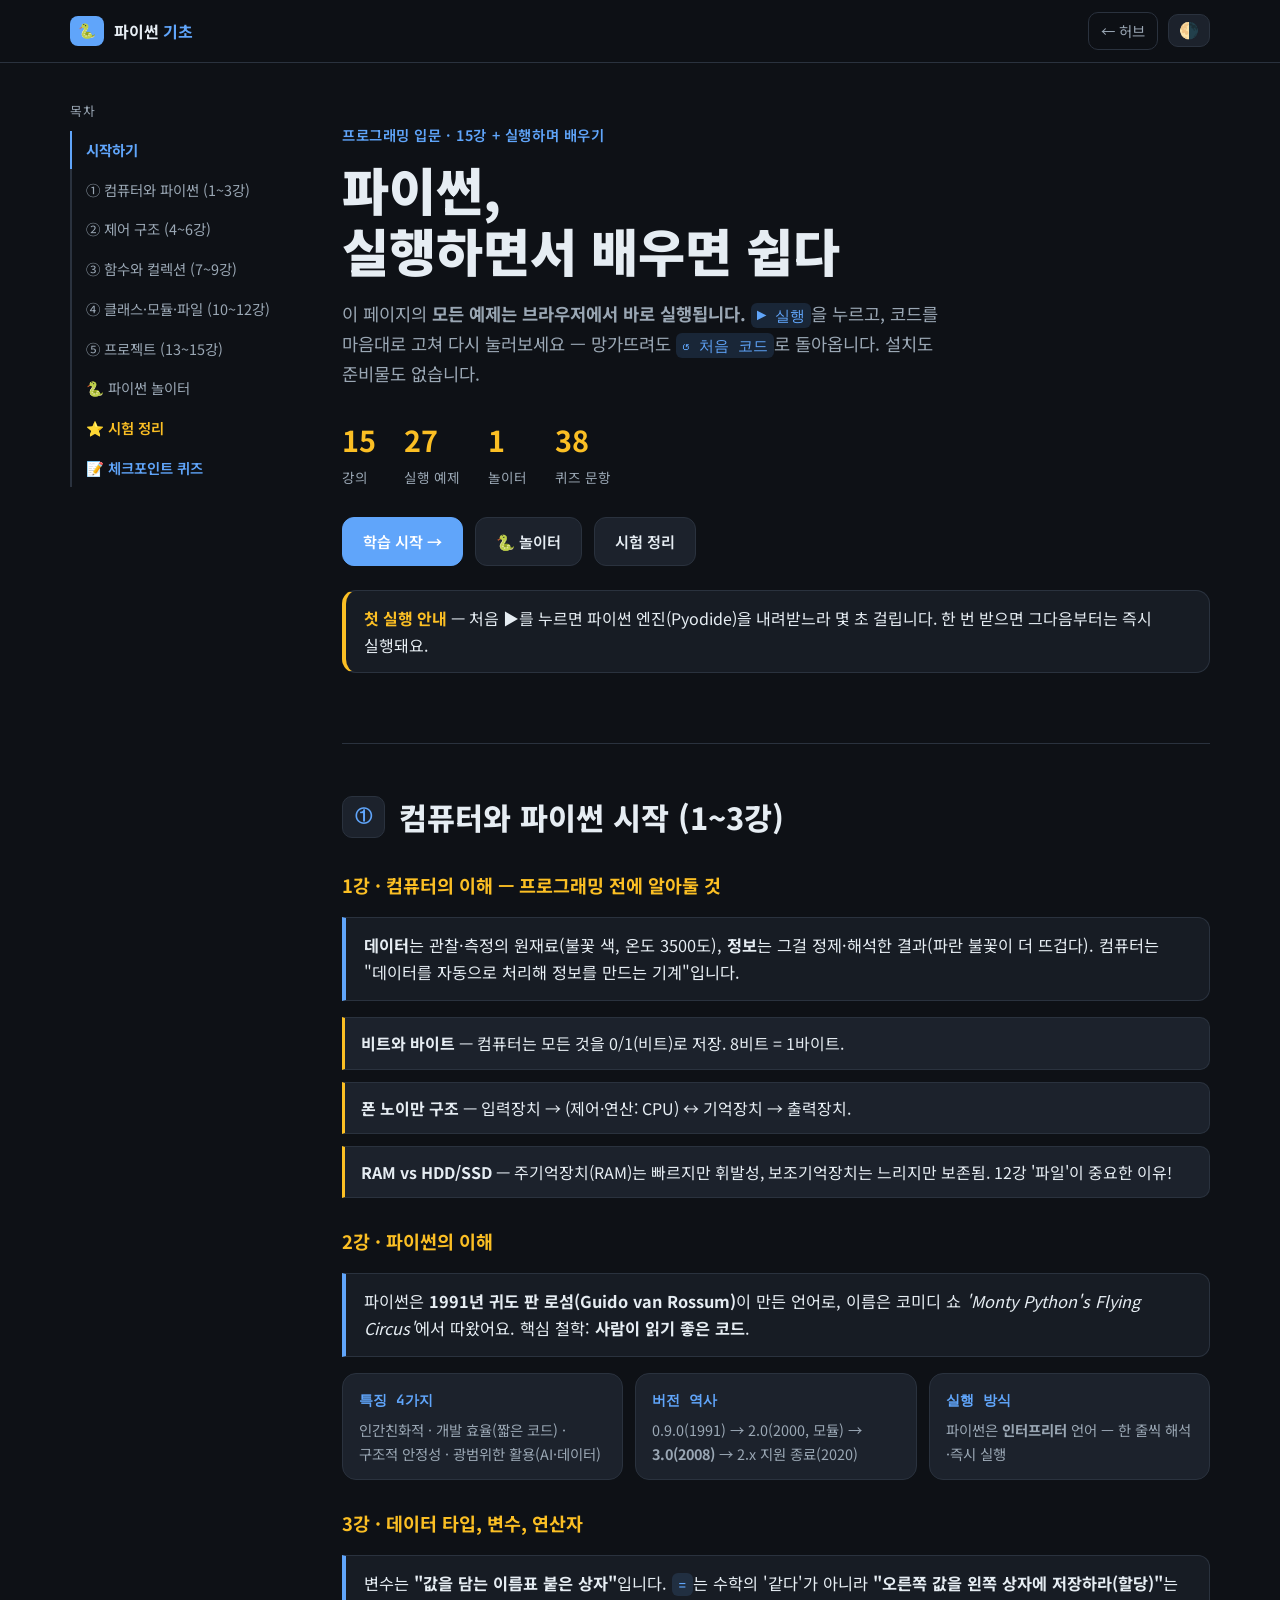
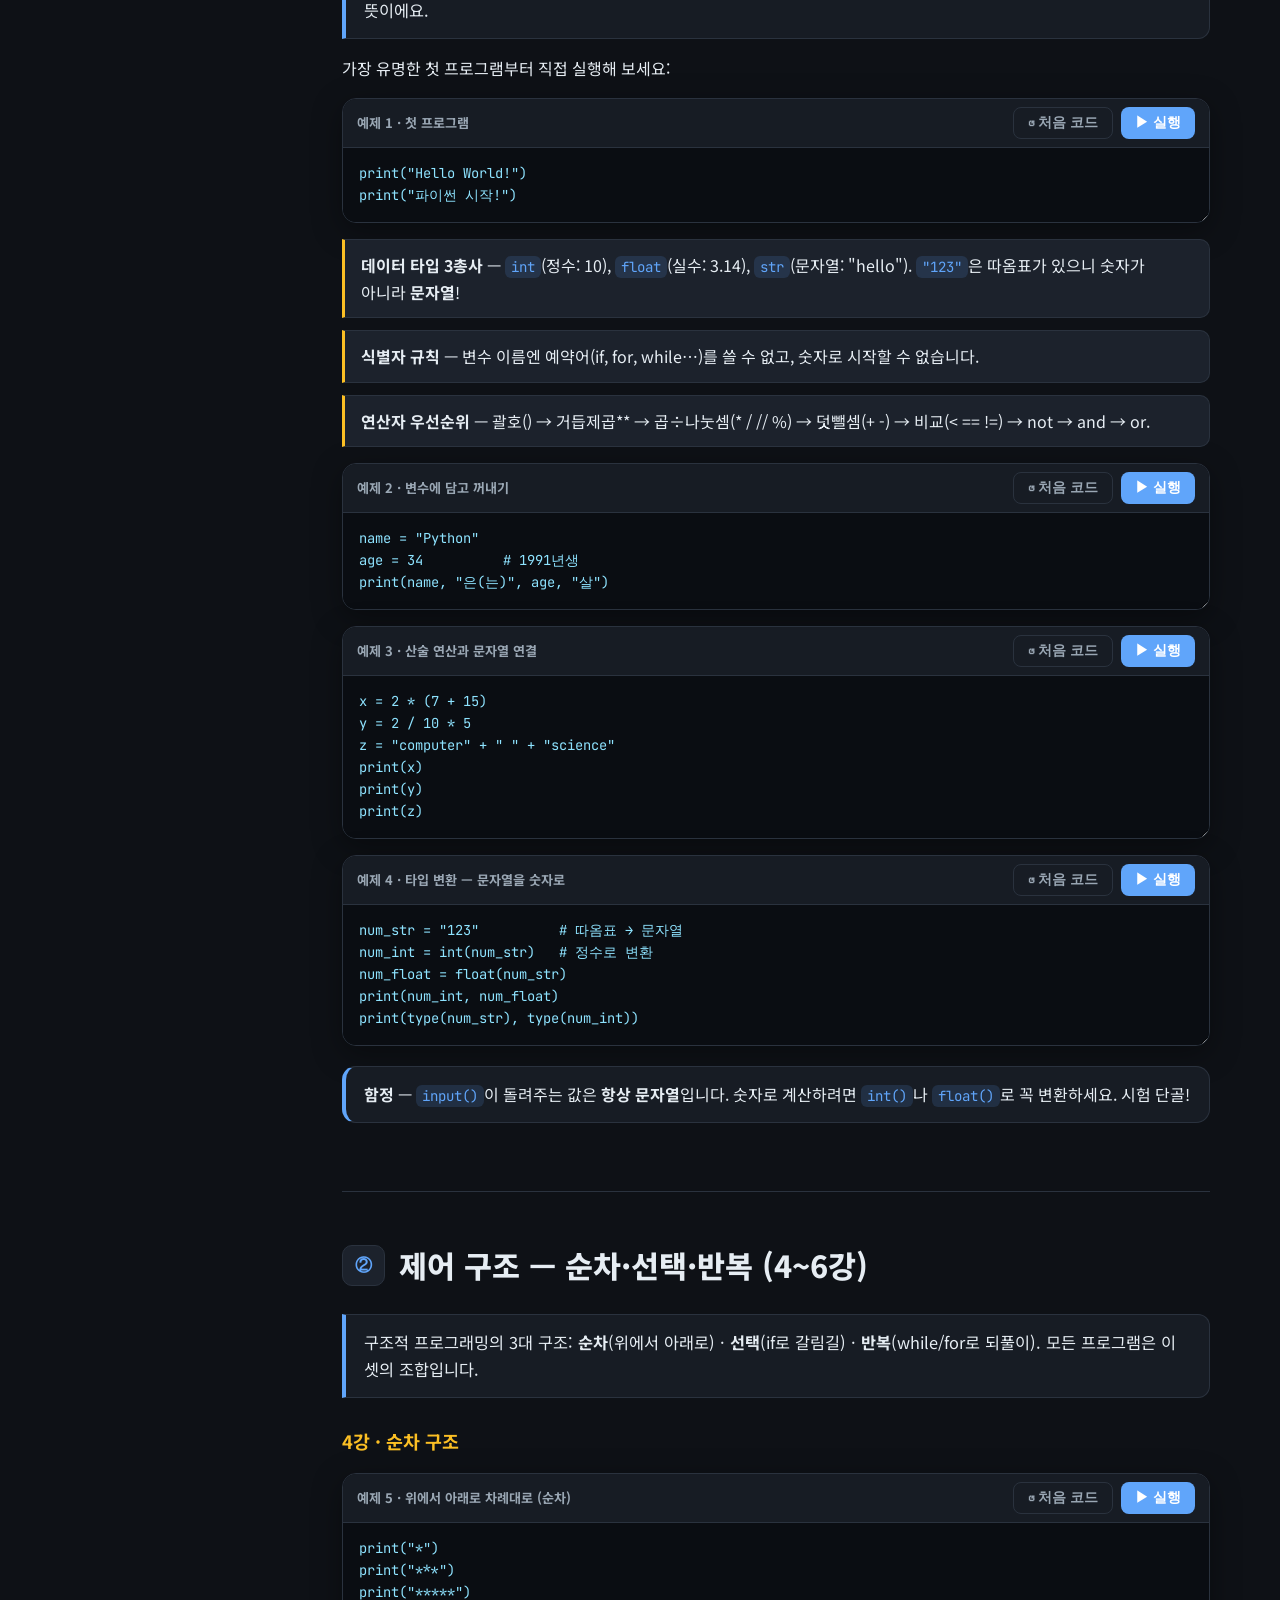
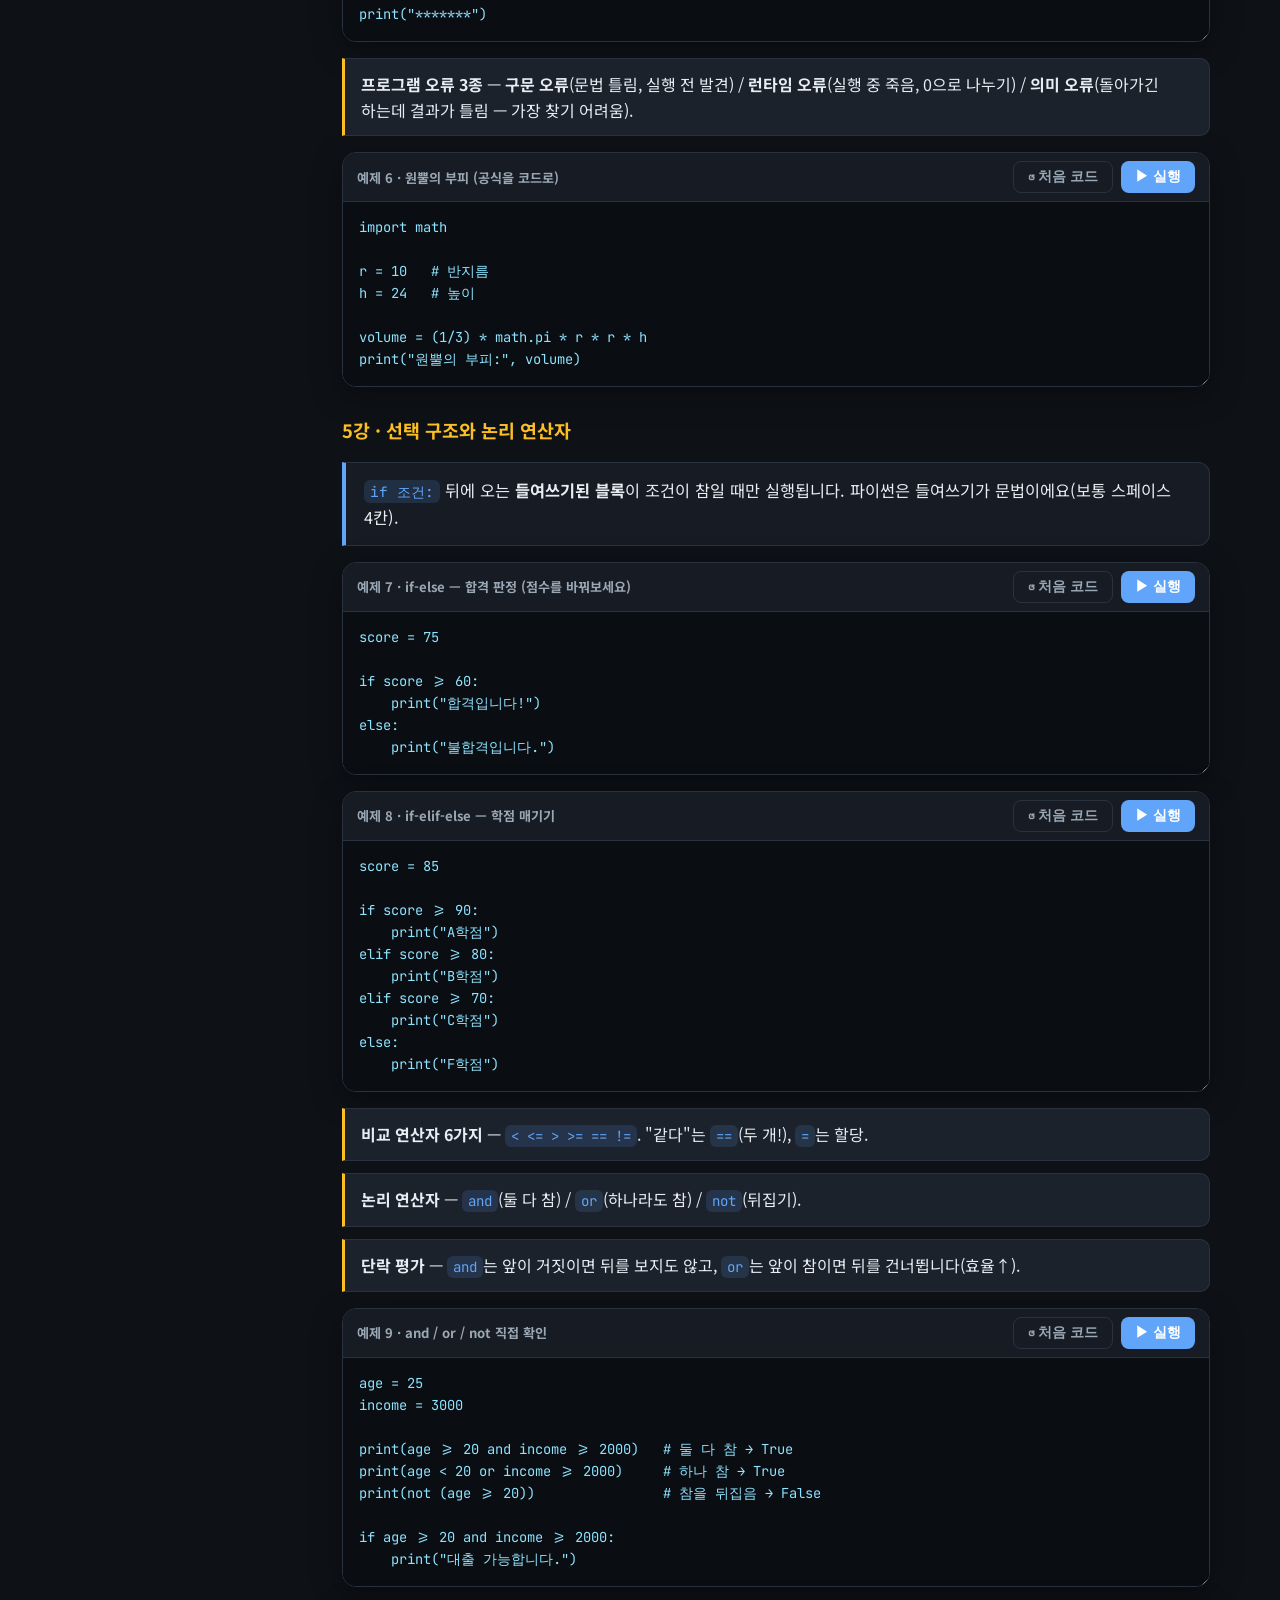
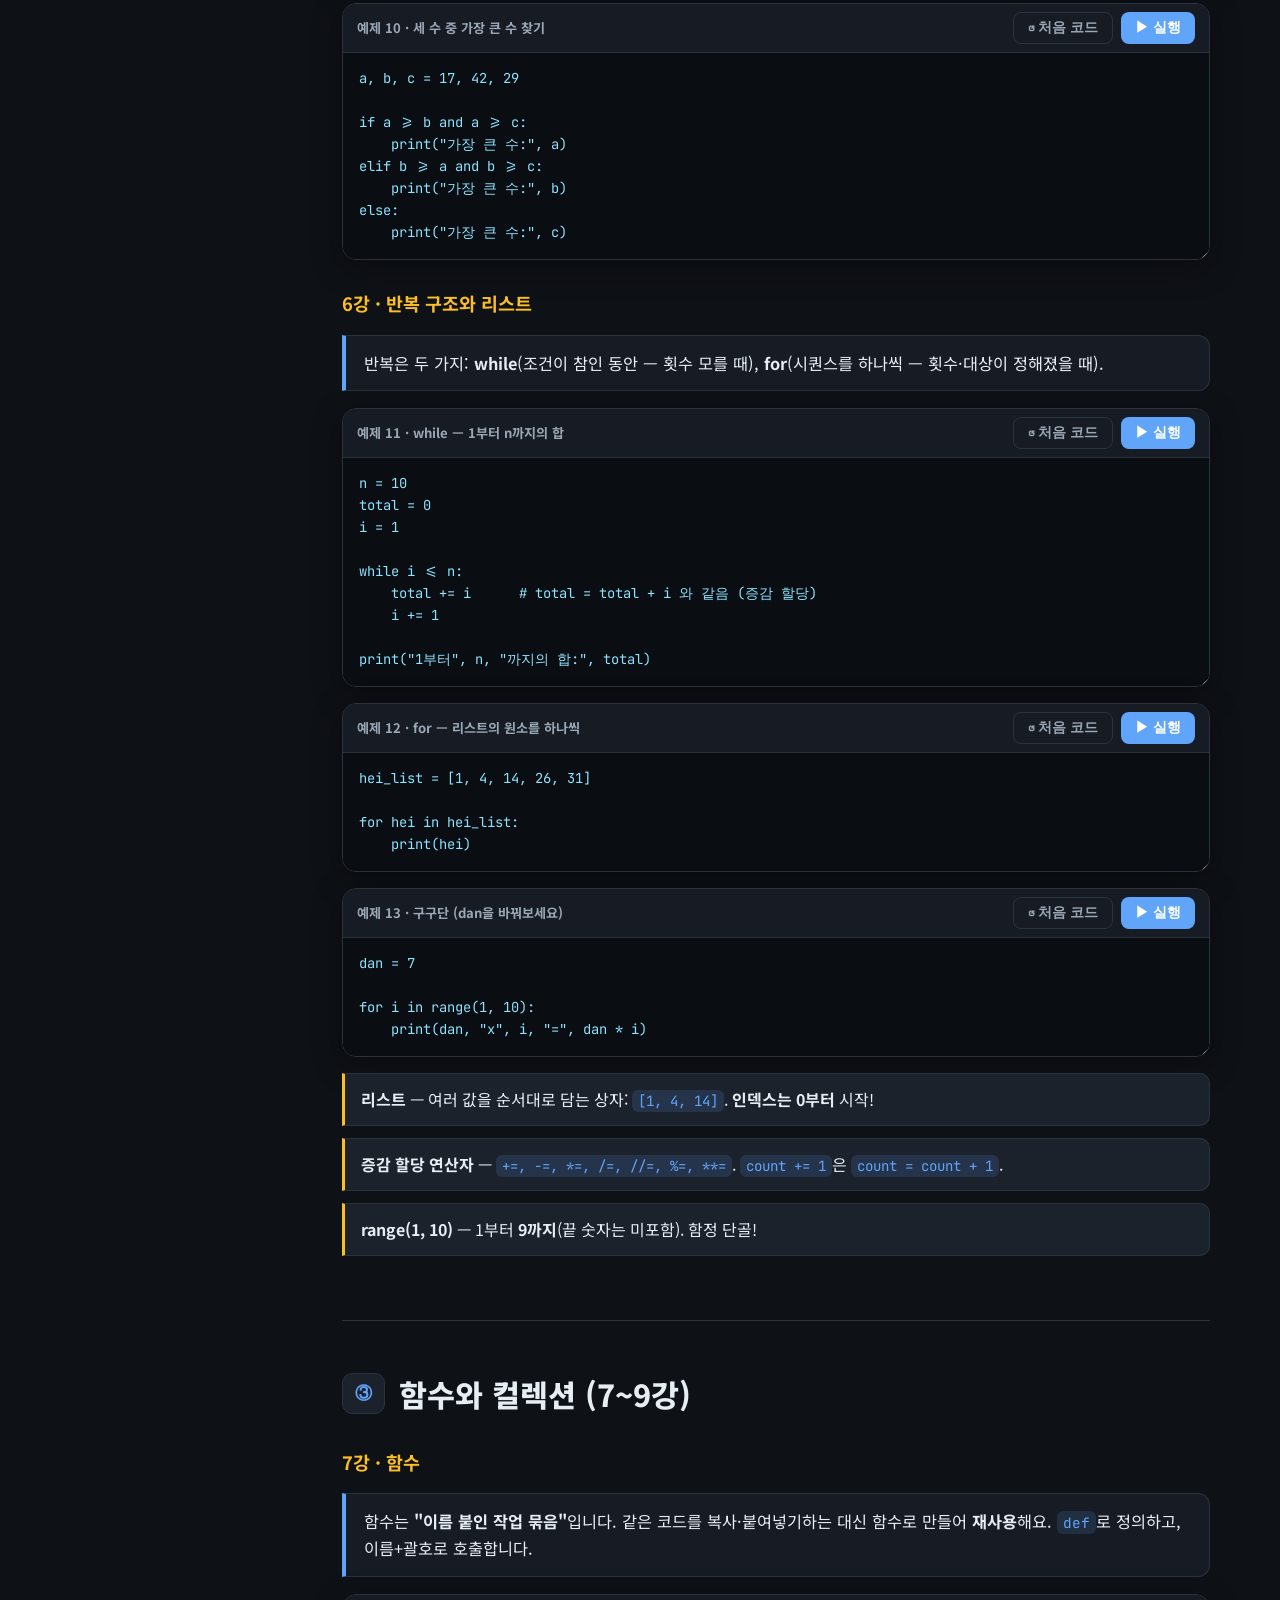
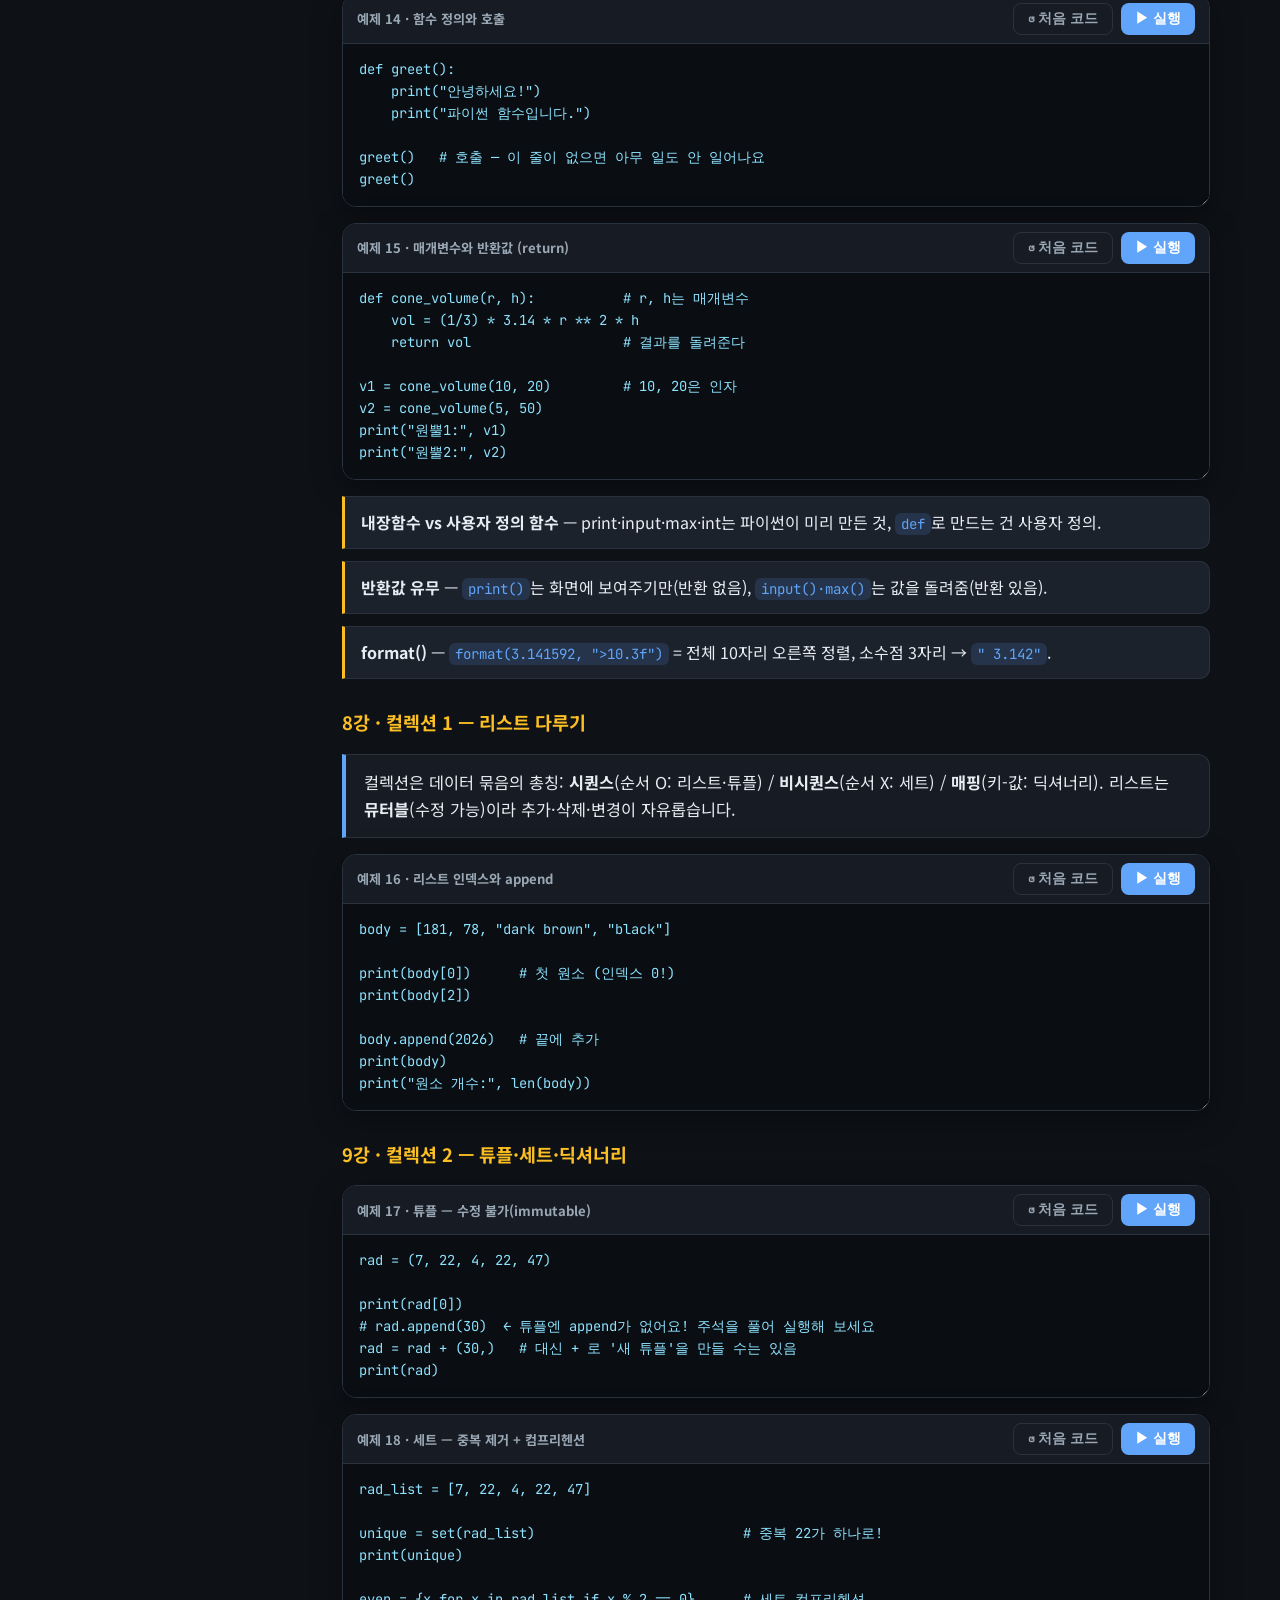
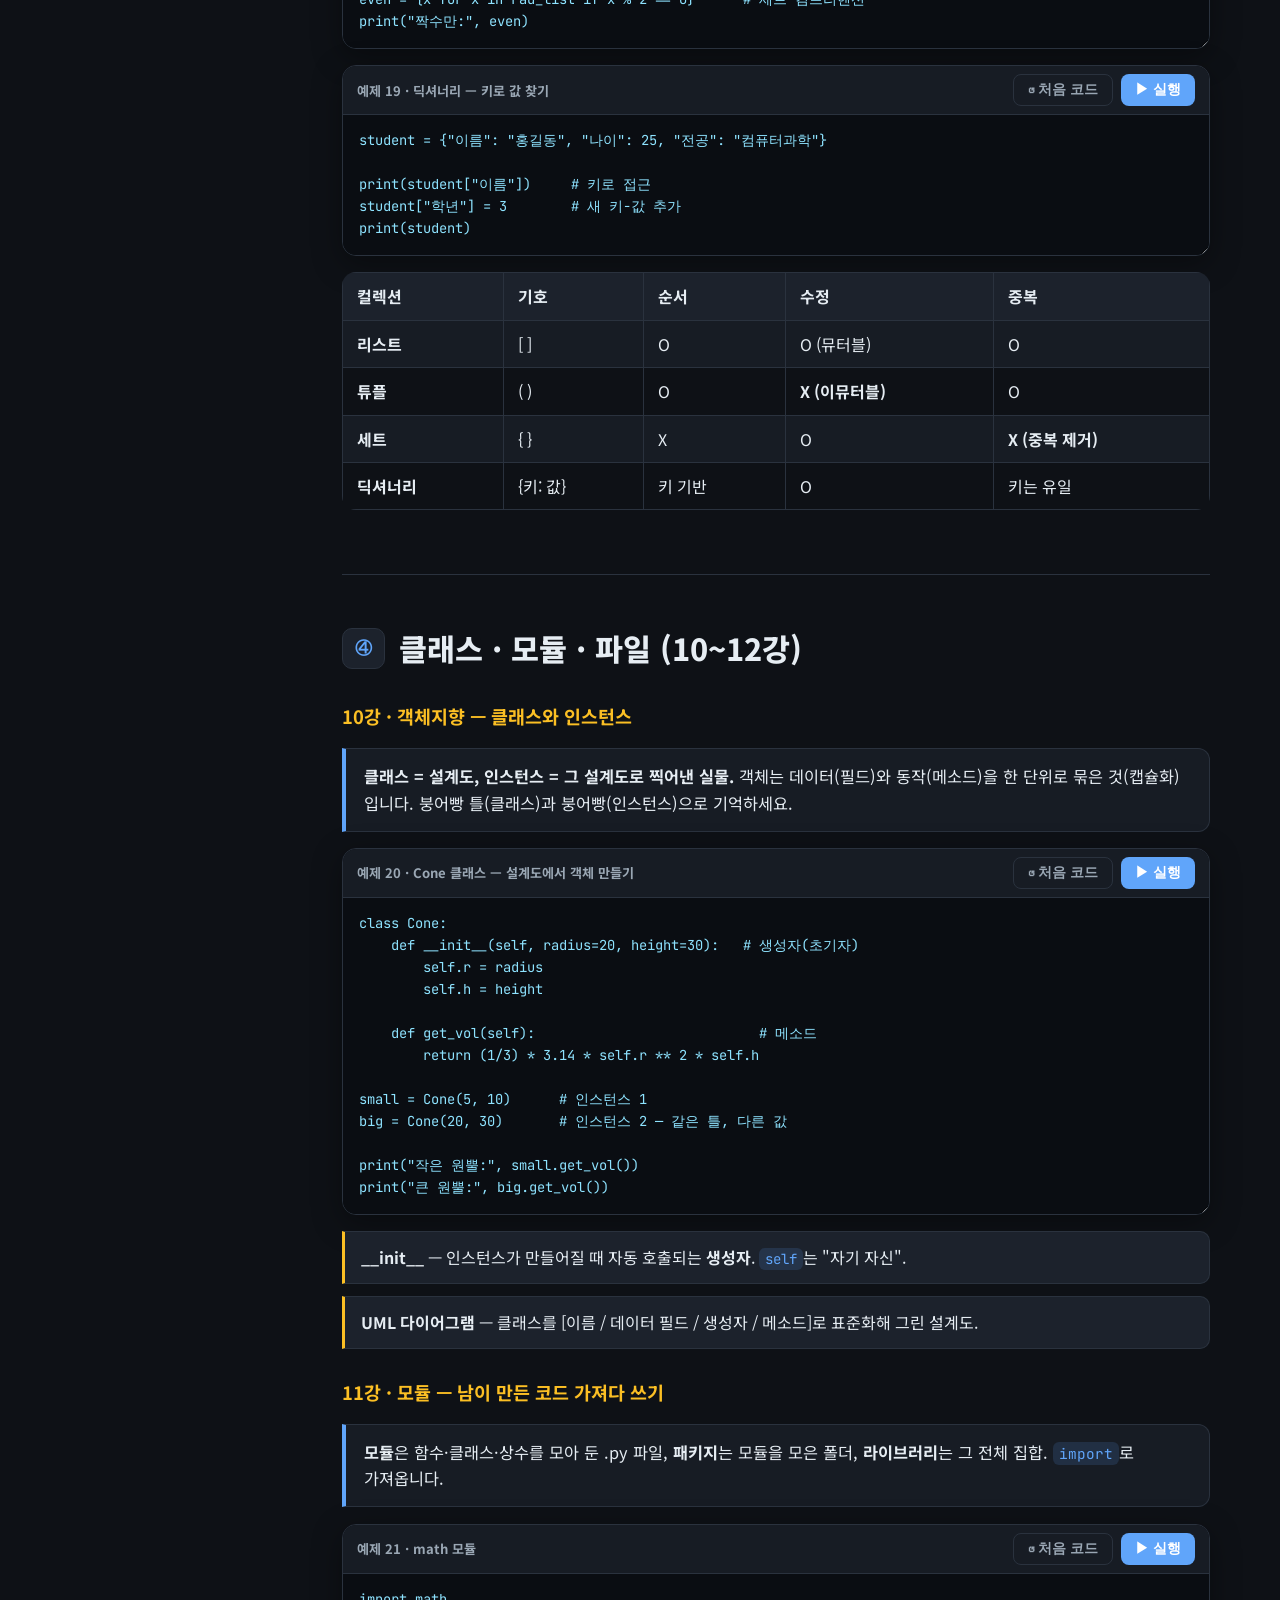
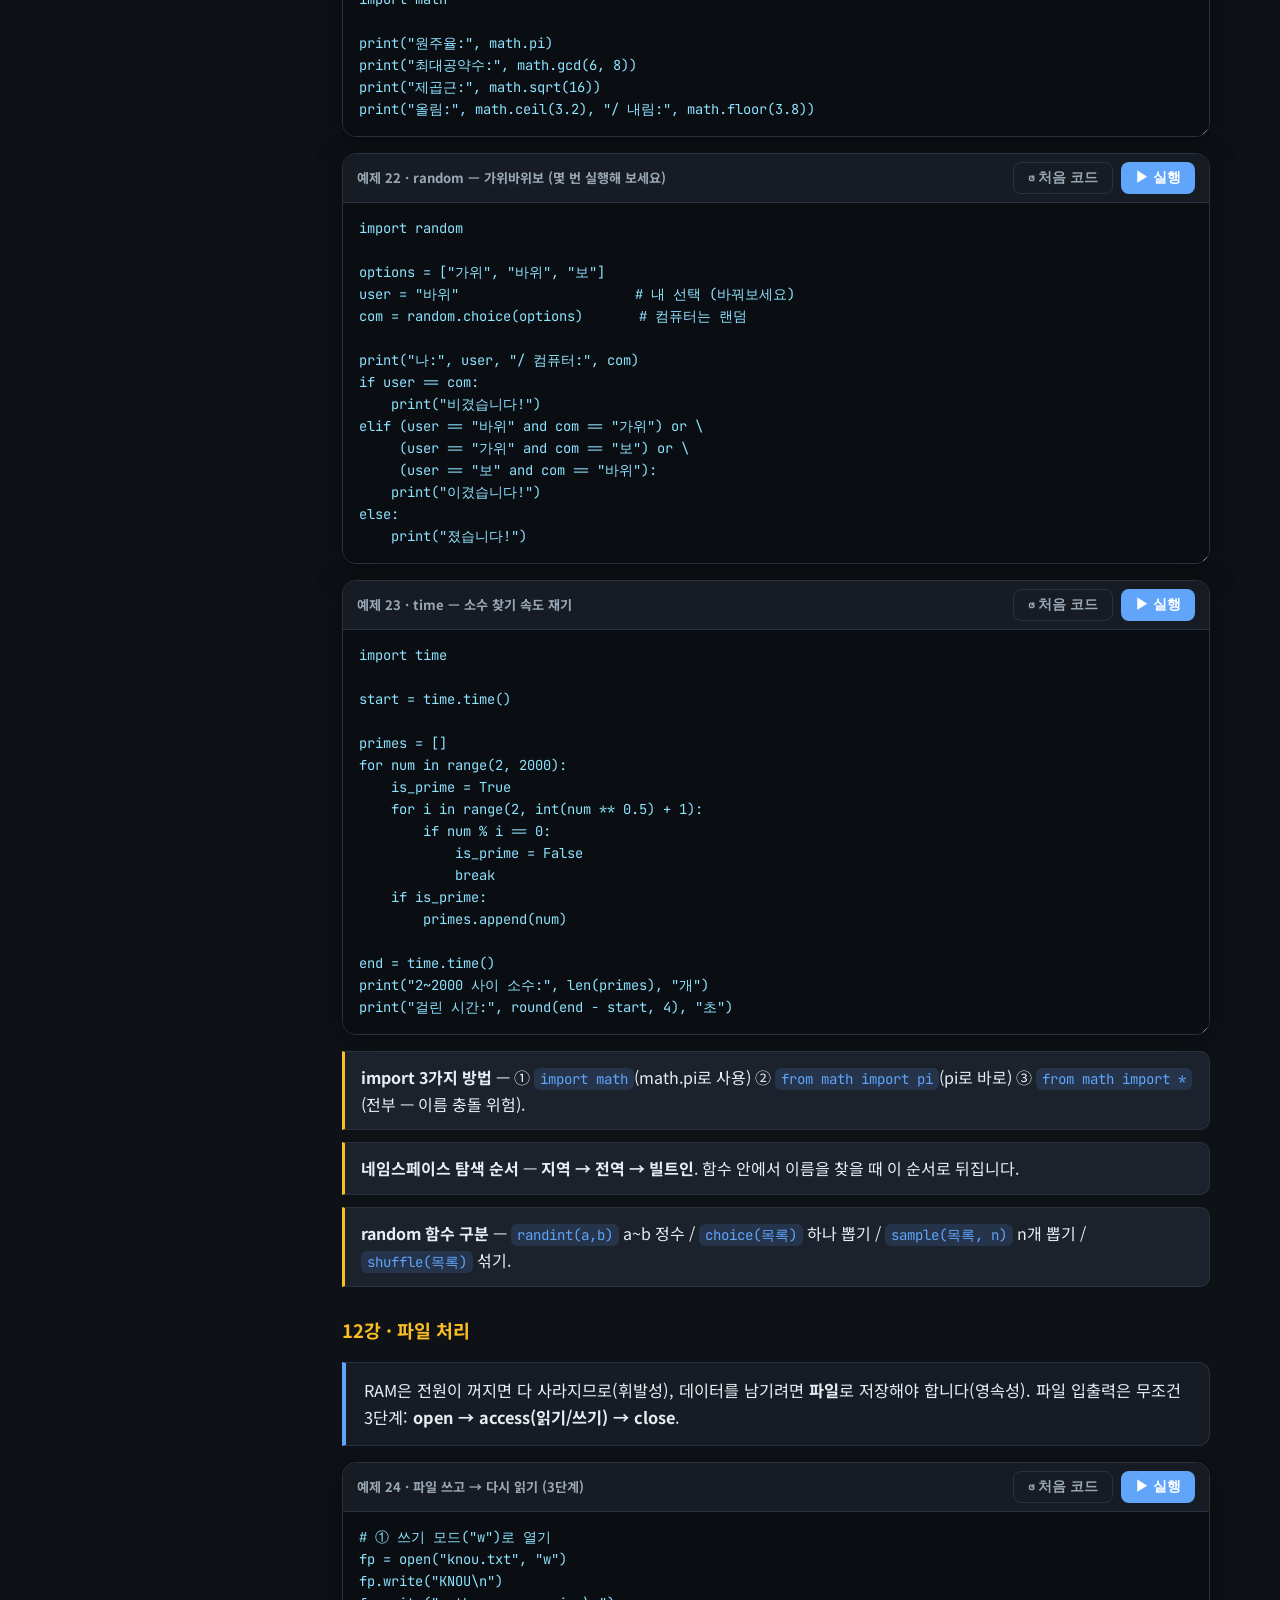
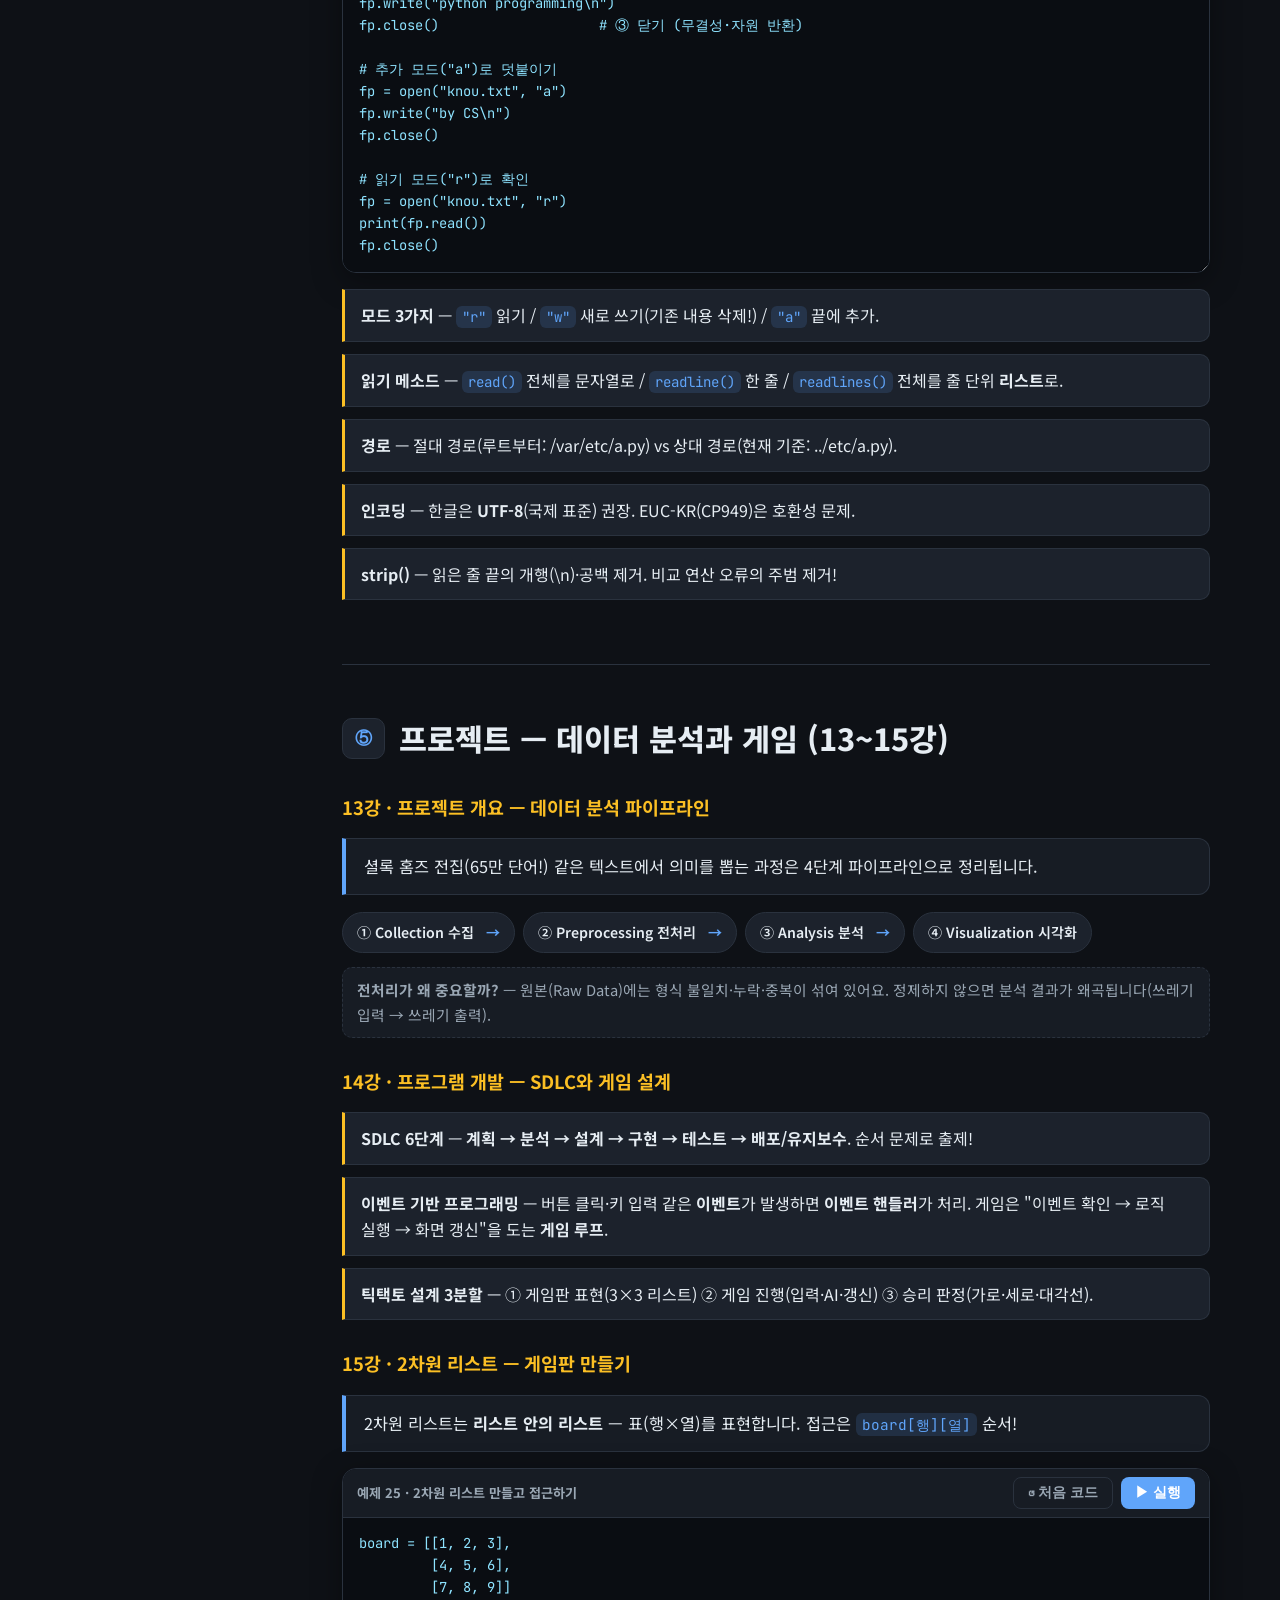
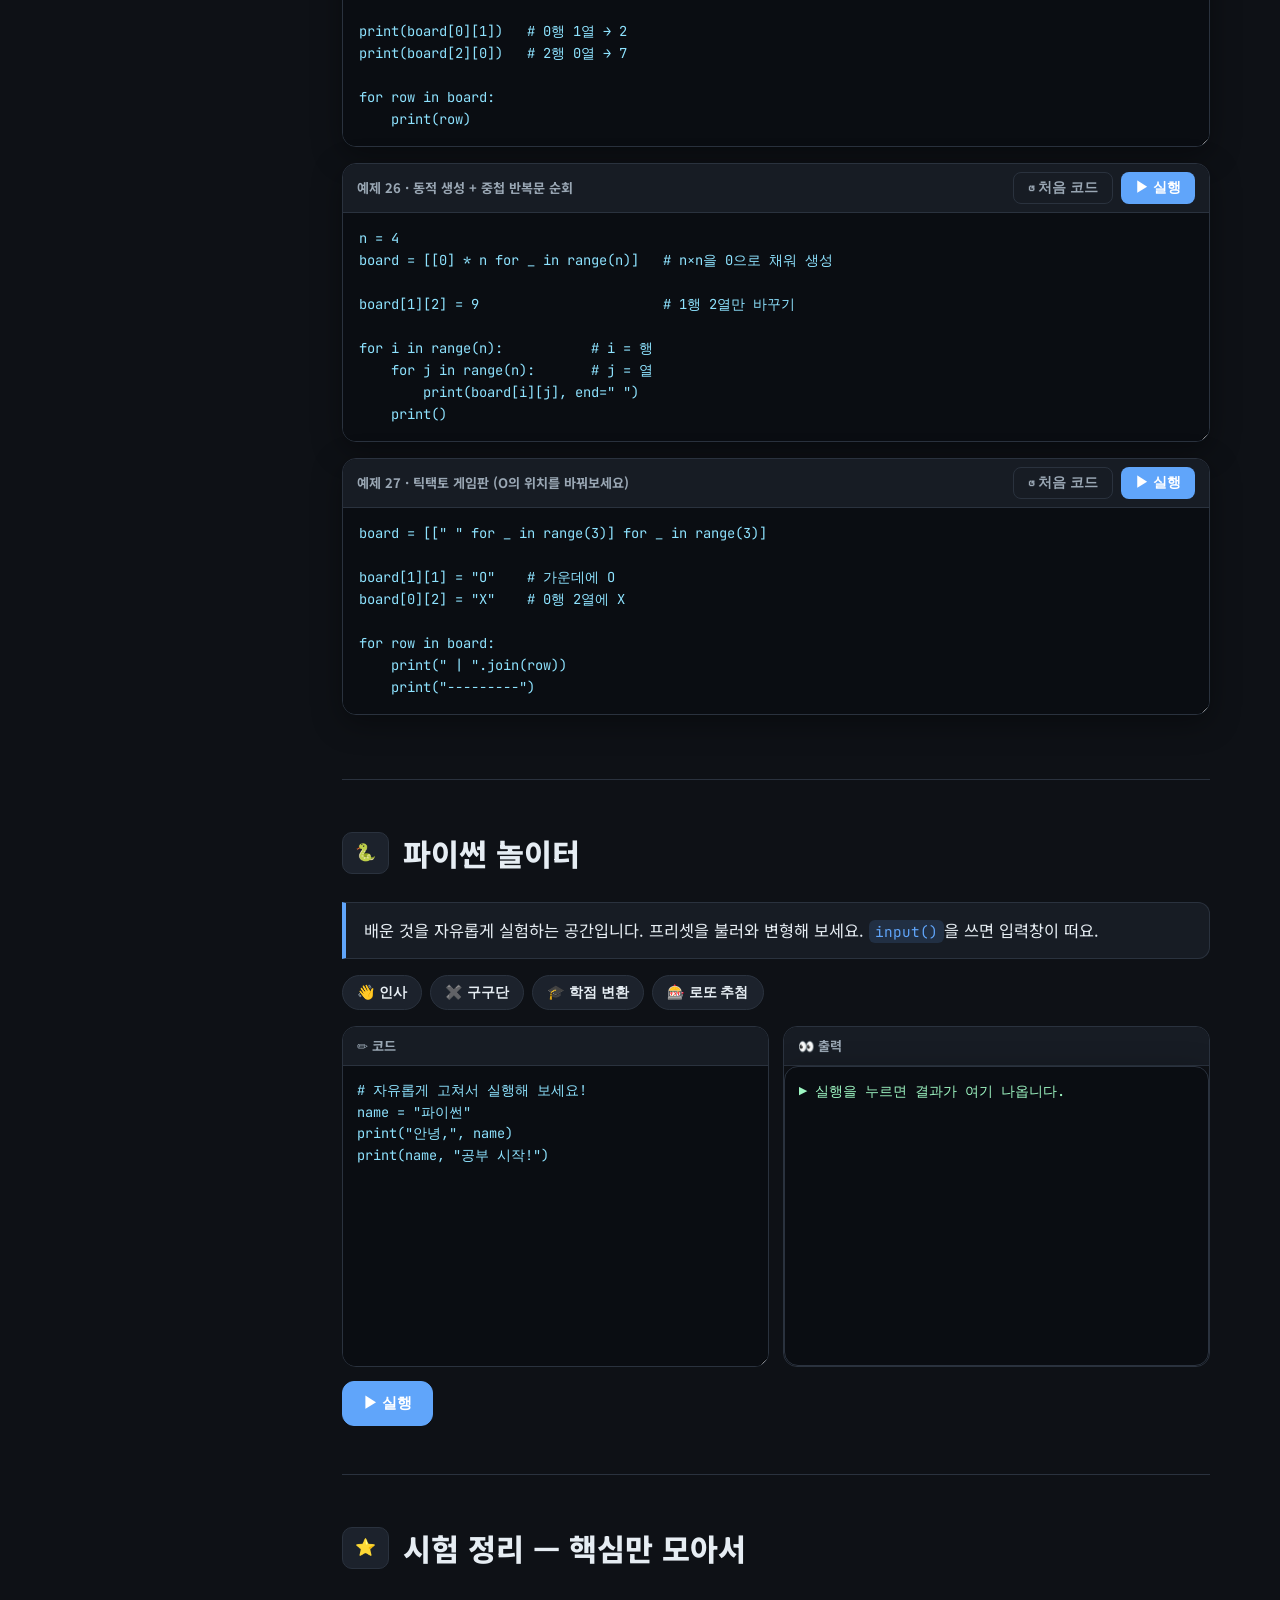
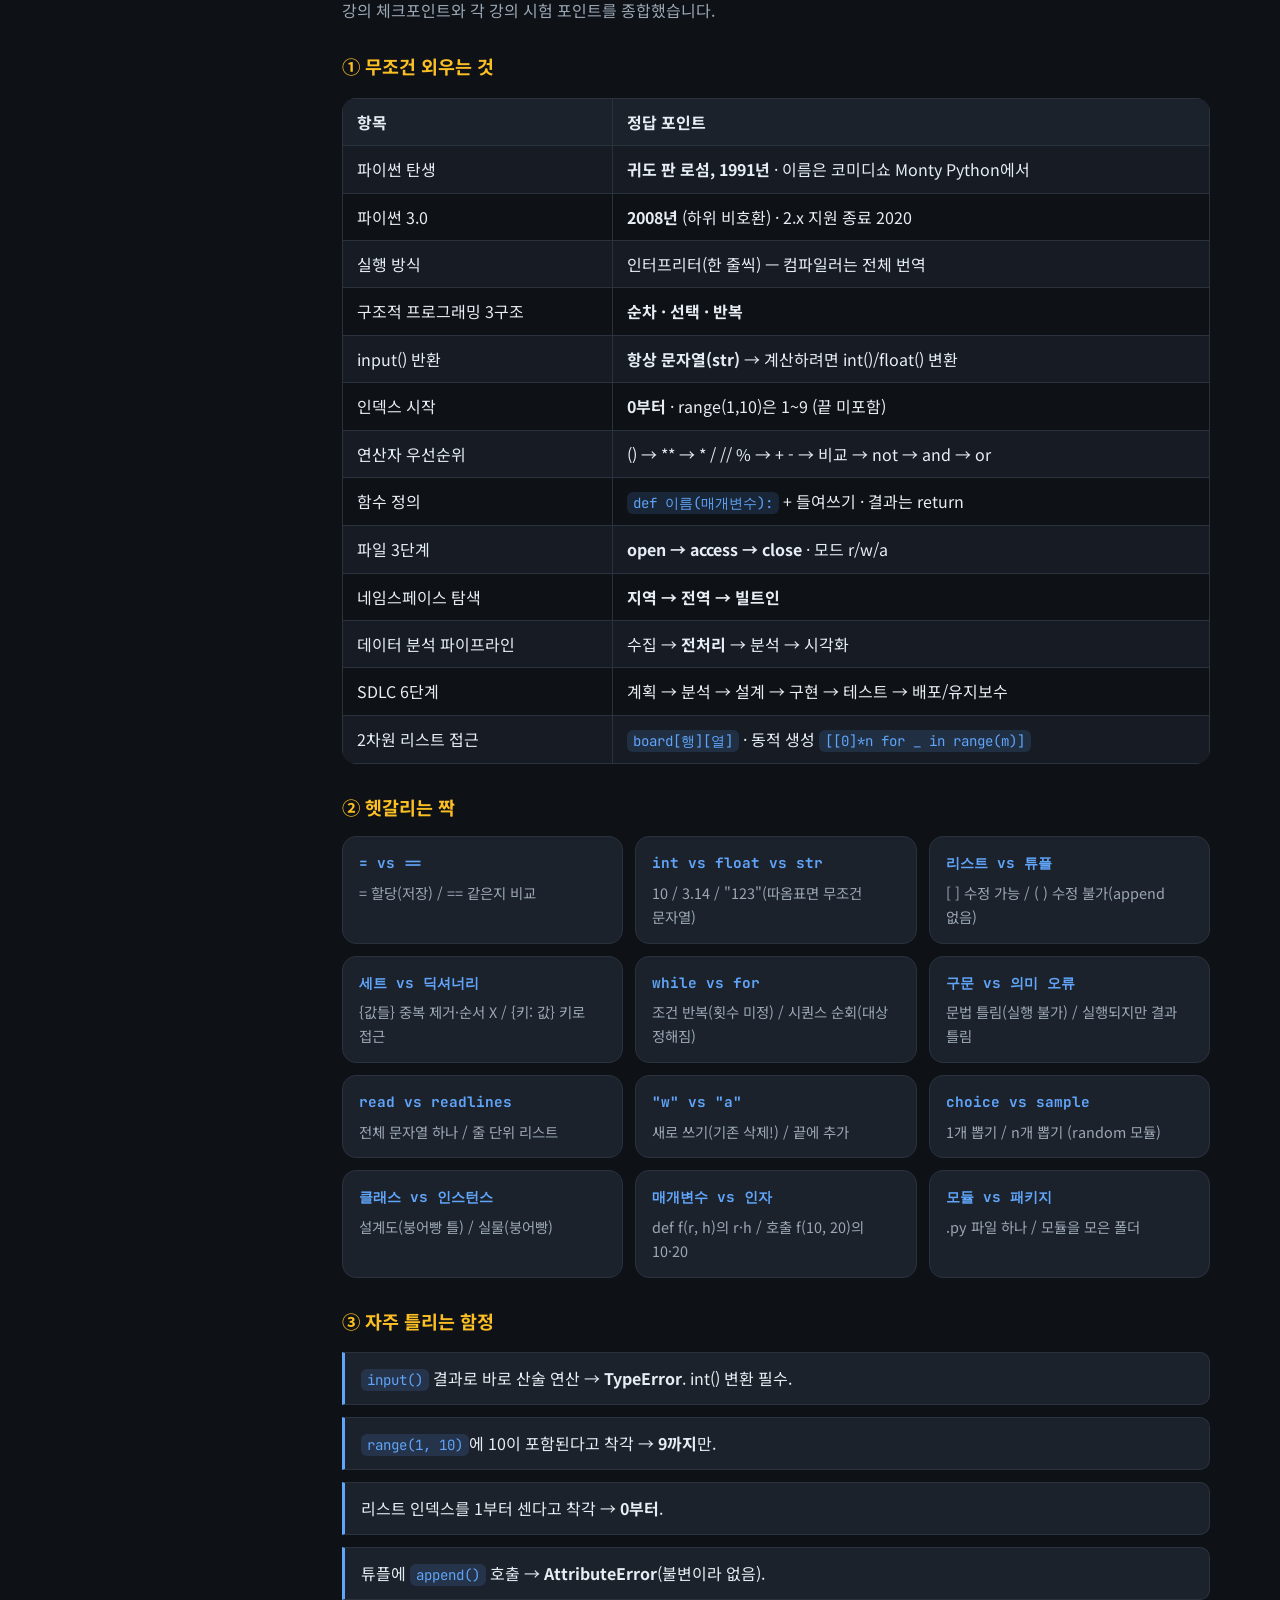
<file: python/index.html>
<!DOCTYPE html>
<html lang="ko">
<head>
  <meta charset="UTF-8">
  <meta name="viewport" content="width=device-width, initial-scale=1.0">
  <meta name="description" content="파이썬 프로그래밍 기초를 가장 쉽게 — 15강 핵심 정리, 브라우저에서 바로 실행하는 예제 27개, 파이썬 놀이터, 체크포인트 퀴즈.">
  <title>파이썬 프로그래밍 기초 — 쉽게 배우는 학습 노트</title>
  <link rel="preconnect" href="https://fonts.googleapis.com">
  <link rel="preconnect" href="https://fonts.gstatic.com" crossorigin>
  <link href="https://fonts.googleapis.com/css2?family=JetBrains+Mono:wght@400;600&family=Noto+Sans+KR:wght@400;500;700;900&display=swap" rel="stylesheet">
  <link rel="stylesheet" href="../assets/base.css">
  <link rel="stylesheet" href="python.css">
</head>
<body>
  <div class="progress-bar" id="progressBar" aria-hidden="true"></div>

  <header class="site-header">
    <div class="header-inner">
      <a href="../" class="brand">
        <span class="brand-mark">🐍</span>
        <span class="brand-text">파이썬 <strong>기초</strong></span>
      </a>
      <nav class="header-nav" aria-label="유틸리티">
        <a class="ghost-btn" href="../">← 허브</a>
        <button id="themeToggle" class="icon-btn" type="button" aria-label="다크/라이트 모드 전환">🌗</button>
      </nav>
    </div>
  </header>

  <div class="layout" id="top">
    <aside class="sidebar" aria-label="목차">
      <p class="side-title">목차</p>
      <nav id="toc">
        <a href="#intro" class="toc-link">시작하기</a>
        <a href="#part1" class="toc-link">① 컴퓨터와 파이썬 (1~3강)</a>
        <a href="#part2" class="toc-link">② 제어 구조 (4~6강)</a>
        <a href="#part3" class="toc-link">③ 함수와 컬렉션 (7~9강)</a>
        <a href="#part4" class="toc-link">④ 클래스·모듈·파일 (10~12강)</a>
        <a href="#part5" class="toc-link">⑤ 프로젝트 (13~15강)</a>
        <a href="#playground" class="toc-link toc-play">🐍 파이썬 놀이터</a>
        <a href="#exam" class="toc-link toc-exam">⭐ 시험 정리</a>
        <a href="#quiz" class="toc-link toc-quiz">📝 체크포인트 퀴즈</a>
      </nav>
    </aside>

    <main class="content">
      <!-- HERO -->
      <section id="intro" class="hero">
        <p class="eyebrow">프로그래밍 입문 · 15강 + 실행하며 배우기</p>
        <h1 class="hero-title">파이썬,<br>실행하면서 배우면 쉽다</h1>
        <p class="hero-lead">
          이 페이지의 <b>모든 예제는 브라우저에서 바로 실행됩니다.</b>
          <code>▶ 실행</code>을 누르고, 코드를 마음대로 고쳐 다시 눌러보세요 —
          망가뜨려도 <code>↺ 처음 코드</code>로 돌아옵니다.
          설치도 준비물도 없습니다.
        </p>
        <div class="hero-stats">
          <div class="stat"><strong>15</strong><span>강의</span></div>
          <div class="stat"><strong>27</strong><span>실행 예제</span></div>
          <div class="stat"><strong>1</strong><span>놀이터</span></div>
          <div class="stat"><strong>38</strong><span>퀴즈 문항</span></div>
        </div>
        <div class="hero-cta">
          <a class="btn primary" href="#part1">학습 시작 →</a>
          <a class="btn" href="#playground">🐍 놀이터</a>
          <a class="btn" href="#exam">시험 정리</a>
        </div>
        <div class="callout tip" style="margin-top:24px"><b>첫 실행 안내</b> — 처음 ▶를 누르면 파이썬 엔진(Pyodide)을 내려받느라 몇 초 걸립니다. 한 번 받으면 그다음부터는 즉시 실행돼요.</div>
      </section>

      <!-- PART 1 -->
      <section id="part1" class="lesson">
        <div class="lesson-head"><span class="num">①</span><h2>컴퓨터와 파이썬 시작 (1~3강)</h2></div>

        <h3>1강 · 컴퓨터의 이해 — 프로그래밍 전에 알아둘 것</h3>
        <p class="lead-easy"><b>데이터</b>는 관찰·측정의 원재료(불꽃 색, 온도 3500도), <b>정보</b>는 그걸 정제·해석한 결과(파란 불꽃이 더 뜨겁다). 컴퓨터는 "데이터를 자동으로 처리해 정보를 만드는 기계"입니다.</p>
        <ul class="rich">
          <li><b>비트와 바이트</b> — 컴퓨터는 모든 것을 0/1(비트)로 저장. 8비트 = 1바이트.</li>
          <li><b>폰 노이만 구조</b> — 입력장치 → (제어·연산: CPU) ↔ 기억장치 → 출력장치.</li>
          <li><b>RAM vs HDD/SSD</b> — 주기억장치(RAM)는 빠르지만 휘발성, 보조기억장치는 느리지만 보존됨. 12강 '파일'이 중요한 이유!</li>
        </ul>

        <h3>2강 · 파이썬의 이해</h3>
        <p class="lead-easy">파이썬은 <b>1991년 귀도 판 로섬(Guido van Rossum)</b>이 만든 언어로, 이름은 코미디 쇼 <i>'Monty Python's Flying Circus'</i>에서 따왔어요. 핵심 철학: <b>사람이 읽기 좋은 코드</b>.</p>
        <div class="compare-grid">
          <div class="cmp"><h4>특징 4가지</h4><p>인간친화적 · 개발 효율(짧은 코드) · 구조적 안정성 · 광범위한 활용(AI·데이터)</p></div>
          <div class="cmp"><h4>버전 역사</h4><p>0.9.0(1991) → 2.0(2000, 모듈) → <b>3.0(2008)</b> → 2.x 지원 종료(2020)</p></div>
          <div class="cmp"><h4>실행 방식</h4><p>파이썬은 <b>인터프리터</b> 언어 — 한 줄씩 해석·즉시 실행</p></div>
        </div>

        <h3>3강 · 데이터 타입, 변수, 연산자</h3>
        <p class="lead-easy">변수는 <b>"값을 담는 이름표 붙은 상자"</b>입니다. <code>=</code>는 수학의 '같다'가 아니라 <b>"오른쪽 값을 왼쪽 상자에 저장하라(할당)"</b>는 뜻이에요.</p>
        <p>가장 유명한 첫 프로그램부터 직접 실행해 보세요:</p>
        <div class="py-run" data-title="예제 1 · 첫 프로그램">
<pre>
print("Hello World!")
print("파이썬 시작!")
</pre>
        </div>
        <ul class="rich">
          <li><b>데이터 타입 3총사</b> — <code>int</code>(정수: 10), <code>float</code>(실수: 3.14), <code>str</code>(문자열: "hello"). <code>"123"</code>은 따옴표가 있으니 숫자가 아니라 <b>문자열</b>!</li>
          <li><b>식별자 규칙</b> — 변수 이름엔 예약어(if, for, while…)를 쓸 수 없고, 숫자로 시작할 수 없습니다.</li>
          <li><b>연산자 우선순위</b> — 괄호() → 거듭제곱** → 곱÷나눗셈(* / // %) → 덧뺄셈(+ -) → 비교(&lt; == !=) → not → and → or.</li>
        </ul>
        <div class="py-run" data-title="예제 2 · 변수에 담고 꺼내기">
<pre>
name = "Python"
age = 34          # 1991년생
print(name, "은(는)", age, "살")
</pre>
        </div>
        <div class="py-run" data-title="예제 3 · 산술 연산과 문자열 연결">
<pre>
x = 2 * (7 + 15)
y = 2 / 10 * 5
z = "computer" + " " + "science"
print(x)
print(y)
print(z)
</pre>
        </div>
        <div class="py-run" data-title="예제 4 · 타입 변환 — 문자열을 숫자로">
<pre>
num_str = "123"          # 따옴표 → 문자열
num_int = int(num_str)   # 정수로 변환
num_float = float(num_str)
print(num_int, num_float)
print(type(num_str), type(num_int))
</pre>
        </div>
        <div class="callout warn"><b>함정</b> — <code>input()</code>이 돌려주는 값은 <b>항상 문자열</b>입니다. 숫자로 계산하려면 <code>int()</code>나 <code>float()</code>로 꼭 변환하세요. 시험 단골!</div>
      </section>

      <!-- PART 2 -->
      <section id="part2" class="lesson">
        <div class="lesson-head"><span class="num">②</span><h2>제어 구조 — 순차·선택·반복 (4~6강)</h2></div>
        <p class="lead-easy">구조적 프로그래밍의 3대 구조: <b>순차</b>(위에서 아래로) · <b>선택</b>(if로 갈림길) · <b>반복</b>(while/for로 되풀이). 모든 프로그램은 이 셋의 조합입니다.</p>

        <h3>4강 · 순차 구조</h3>
        <div class="py-run" data-title="예제 5 · 위에서 아래로 차례대로 (순차)">
<pre>
print("*")
print("***")
print("*****")
print("*******")
</pre>
        </div>
        <ul class="rich">
          <li><b>프로그램 오류 3종</b> — <b>구문 오류</b>(문법 틀림, 실행 전 발견) / <b>런타임 오류</b>(실행 중 죽음, 0으로 나누기) / <b>의미 오류</b>(돌아가긴 하는데 결과가 틀림 — 가장 찾기 어려움).</li>
        </ul>
        <div class="py-run" data-title="예제 6 · 원뿔의 부피 (공식을 코드로)">
<pre>
import math

r = 10   # 반지름
h = 24   # 높이

volume = (1/3) * math.pi * r * r * h
print("원뿔의 부피:", volume)
</pre>
        </div>

        <h3>5강 · 선택 구조와 논리 연산자</h3>
        <p class="lead-easy"><code>if 조건:</code> 뒤에 오는 <b>들여쓰기된 블록</b>이 조건이 참일 때만 실행됩니다. 파이썬은 들여쓰기가 문법이에요(보통 스페이스 4칸).</p>
        <div class="py-run" data-title="예제 7 · if-else — 합격 판정 (점수를 바꿔보세요)">
<pre>
score = 75

if score >= 60:
    print("합격입니다!")
else:
    print("불합격입니다.")
</pre>
        </div>
        <div class="py-run" data-title="예제 8 · if-elif-else — 학점 매기기">
<pre>
score = 85

if score >= 90:
    print("A학점")
elif score >= 80:
    print("B학점")
elif score >= 70:
    print("C학점")
else:
    print("F학점")
</pre>
        </div>
        <ul class="rich">
          <li><b>비교 연산자 6가지</b> — <code>&lt; &lt;= &gt; &gt;= == !=</code>. "같다"는 <code>==</code>(두 개!), <code>=</code>는 할당.</li>
          <li><b>논리 연산자</b> — <code>and</code>(둘 다 참) / <code>or</code>(하나라도 참) / <code>not</code>(뒤집기).</li>
          <li><b>단락 평가</b> — <code>and</code>는 앞이 거짓이면 뒤를 보지도 않고, <code>or</code>는 앞이 참이면 뒤를 건너뜁니다(효율↑).</li>
        </ul>
        <div class="py-run" data-title="예제 9 · and / or / not 직접 확인">
<pre>
age = 25
income = 3000

print(age >= 20 and income >= 2000)   # 둘 다 참 → True
print(age < 20 or income >= 2000)     # 하나 참 → True
print(not (age >= 20))                # 참을 뒤집음 → False

if age >= 20 and income >= 2000:
    print("대출 가능합니다.")
</pre>
        </div>
        <div class="py-run" data-title="예제 10 · 세 수 중 가장 큰 수 찾기">
<pre>
a, b, c = 17, 42, 29

if a >= b and a >= c:
    print("가장 큰 수:", a)
elif b >= a and b >= c:
    print("가장 큰 수:", b)
else:
    print("가장 큰 수:", c)
</pre>
        </div>

        <h3>6강 · 반복 구조와 리스트</h3>
        <p class="lead-easy">반복은 두 가지: <b>while</b>(조건이 참인 동안 — 횟수 모를 때), <b>for</b>(시퀀스를 하나씩 — 횟수·대상이 정해졌을 때).</p>
        <div class="py-run" data-title="예제 11 · while — 1부터 n까지의 합">
<pre>
n = 10
total = 0
i = 1

while i <= n:
    total += i      # total = total + i 와 같음 (증감 할당)
    i += 1

print("1부터", n, "까지의 합:", total)
</pre>
        </div>
        <div class="py-run" data-title="예제 12 · for — 리스트의 원소를 하나씩">
<pre>
hei_list = [1, 4, 14, 26, 31]

for hei in hei_list:
    print(hei)
</pre>
        </div>
        <div class="py-run" data-title="예제 13 · 구구단 (dan을 바꿔보세요)">
<pre>
dan = 7

for i in range(1, 10):
    print(dan, "x", i, "=", dan * i)
</pre>
        </div>
        <ul class="rich">
          <li><b>리스트</b> — 여러 값을 순서대로 담는 상자: <code>[1, 4, 14]</code>. <b>인덱스는 0부터</b> 시작!</li>
          <li><b>증감 할당 연산자</b> — <code>+=, -=, *=, /=, //=, %=, **=</code>. <code>count += 1</code>은 <code>count = count + 1</code>.</li>
          <li><b>range(1, 10)</b> — 1부터 <b>9까지</b>(끝 숫자는 미포함). 함정 단골!</li>
        </ul>
      </section>

      <!-- PART 3 -->
      <section id="part3" class="lesson">
        <div class="lesson-head"><span class="num">③</span><h2>함수와 컬렉션 (7~9강)</h2></div>

        <h3>7강 · 함수</h3>
        <p class="lead-easy">함수는 <b>"이름 붙인 작업 묶음"</b>입니다. 같은 코드를 복사·붙여넣기하는 대신 함수로 만들어 <b>재사용</b>해요. <code>def</code>로 정의하고, 이름+괄호로 호출합니다.</p>
        <div class="py-run" data-title="예제 14 · 함수 정의와 호출">
<pre>
def greet():
    print("안녕하세요!")
    print("파이썬 함수입니다.")

greet()   # 호출 — 이 줄이 없으면 아무 일도 안 일어나요
greet()
</pre>
        </div>
        <div class="py-run" data-title="예제 15 · 매개변수와 반환값 (return)">
<pre>
def cone_volume(r, h):           # r, h는 매개변수
    vol = (1/3) * 3.14 * r ** 2 * h
    return vol                   # 결과를 돌려준다

v1 = cone_volume(10, 20)         # 10, 20은 인자
v2 = cone_volume(5, 50)
print("원뿔1:", v1)
print("원뿔2:", v2)
</pre>
        </div>
        <ul class="rich">
          <li><b>내장함수 vs 사용자 정의 함수</b> — print·input·max·int는 파이썬이 미리 만든 것, <code>def</code>로 만드는 건 사용자 정의.</li>
          <li><b>반환값 유무</b> — <code>print()</code>는 화면에 보여주기만(반환 없음), <code>input()·max()</code>는 값을 돌려줌(반환 있음).</li>
          <li><b>format()</b> — <code>format(3.141592, "&gt;10.3f")</code> = 전체 10자리 오른쪽 정렬, 소수점 3자리 → <code>"     3.142"</code>.</li>
        </ul>

        <h3>8강 · 컬렉션 1 — 리스트 다루기</h3>
        <p class="lead-easy">컬렉션은 데이터 묶음의 총칭: <b>시퀀스</b>(순서 O: 리스트·튜플) / <b>비시퀀스</b>(순서 X: 세트) / <b>매핑</b>(키-값: 딕셔너리). 리스트는 <b>뮤터블</b>(수정 가능)이라 추가·삭제·변경이 자유롭습니다.</p>
        <div class="py-run" data-title="예제 16 · 리스트 인덱스와 append">
<pre>
body = [181, 78, "dark brown", "black"]

print(body[0])      # 첫 원소 (인덱스 0!)
print(body[2])

body.append(2026)   # 끝에 추가
print(body)
print("원소 개수:", len(body))
</pre>
        </div>

        <h3>9강 · 컬렉션 2 — 튜플·세트·딕셔너리</h3>
        <div class="py-run" data-title="예제 17 · 튜플 — 수정 불가(immutable)">
<pre>
rad = (7, 22, 4, 22, 47)

print(rad[0])
# rad.append(30)  ← 튜플엔 append가 없어요! 주석을 풀어 실행해 보세요
rad = rad + (30,)   # 대신 + 로 '새 튜플'을 만들 수는 있음
print(rad)
</pre>
        </div>
        <div class="py-run" data-title="예제 18 · 세트 — 중복 제거 + 컴프리헨션">
<pre>
rad_list = [7, 22, 4, 22, 47]

unique = set(rad_list)                          # 중복 22가 하나로!
print(unique)

even = {x for x in rad_list if x % 2 == 0}      # 세트 컴프리헨션
print("짝수만:", even)
</pre>
        </div>
        <div class="py-run" data-title="예제 19 · 딕셔너리 — 키로 값 찾기">
<pre>
student = {"이름": "홍길동", "나이": 25, "전공": "컴퓨터과학"}

print(student["이름"])     # 키로 접근
student["학년"] = 3        # 새 키-값 추가
print(student)
</pre>
        </div>
        <table class="exam-table">
          <thead><tr><th scope="col">컬렉션</th><th scope="col">기호</th><th scope="col">순서</th><th scope="col">수정</th><th scope="col">중복</th></tr></thead>
          <tbody>
            <tr><td><b>리스트</b></td><td>[ ]</td><td>O</td><td>O (뮤터블)</td><td>O</td></tr>
            <tr><td><b>튜플</b></td><td>( )</td><td>O</td><td><b>X (이뮤터블)</b></td><td>O</td></tr>
            <tr><td><b>세트</b></td><td>{ }</td><td>X</td><td>O</td><td><b>X (중복 제거)</b></td></tr>
            <tr><td><b>딕셔너리</b></td><td>{키: 값}</td><td>키 기반</td><td>O</td><td>키는 유일</td></tr>
          </tbody>
        </table>
      </section>

      <!-- PART 4 -->
      <section id="part4" class="lesson">
        <div class="lesson-head"><span class="num">④</span><h2>클래스 · 모듈 · 파일 (10~12강)</h2></div>

        <h3>10강 · 객체지향 — 클래스와 인스턴스</h3>
        <p class="lead-easy"><b>클래스 = 설계도, 인스턴스 = 그 설계도로 찍어낸 실물.</b> 객체는 데이터(필드)와 동작(메소드)을 한 단위로 묶은 것(캡슐화)입니다. 붕어빵 틀(클래스)과 붕어빵(인스턴스)으로 기억하세요.</p>
        <div class="py-run" data-title="예제 20 · Cone 클래스 — 설계도에서 객체 만들기">
<pre>
class Cone:
    def __init__(self, radius=20, height=30):   # 생성자(초기자)
        self.r = radius
        self.h = height

    def get_vol(self):                            # 메소드
        return (1/3) * 3.14 * self.r ** 2 * self.h

small = Cone(5, 10)      # 인스턴스 1
big = Cone(20, 30)       # 인스턴스 2 — 같은 틀, 다른 값

print("작은 원뿔:", small.get_vol())
print("큰 원뿔:", big.get_vol())
</pre>
        </div>
        <ul class="rich">
          <li><b>__init__</b> — 인스턴스가 만들어질 때 자동 호출되는 <b>생성자</b>. <code>self</code>는 "자기 자신".</li>
          <li><b>UML 다이어그램</b> — 클래스를 [이름 / 데이터 필드 / 생성자 / 메소드]로 표준화해 그린 설계도.</li>
        </ul>

        <h3>11강 · 모듈 — 남이 만든 코드 가져다 쓰기</h3>
        <p class="lead-easy"><b>모듈</b>은 함수·클래스·상수를 모아 둔 .py 파일, <b>패키지</b>는 모듈을 모은 폴더, <b>라이브러리</b>는 그 전체 집합. <code>import</code>로 가져옵니다.</p>
        <div class="py-run" data-title="예제 21 · math 모듈">
<pre>
import math

print("원주율:", math.pi)
print("최대공약수:", math.gcd(6, 8))
print("제곱근:", math.sqrt(16))
print("올림:", math.ceil(3.2), "/ 내림:", math.floor(3.8))
</pre>
        </div>
        <div class="py-run" data-title="예제 22 · random — 가위바위보 (몇 번 실행해 보세요)">
<pre>
import random

options = ["가위", "바위", "보"]
user = "바위"                      # 내 선택 (바꿔보세요)
com = random.choice(options)       # 컴퓨터는 랜덤

print("나:", user, "/ 컴퓨터:", com)
if user == com:
    print("비겼습니다!")
elif (user == "바위" and com == "가위") or \
     (user == "가위" and com == "보") or \
     (user == "보" and com == "바위"):
    print("이겼습니다!")
else:
    print("졌습니다!")
</pre>
        </div>
        <div class="py-run" data-title="예제 23 · time — 소수 찾기 속도 재기">
<pre>
import time

start = time.time()

primes = []
for num in range(2, 2000):
    is_prime = True
    for i in range(2, int(num ** 0.5) + 1):
        if num % i == 0:
            is_prime = False
            break
    if is_prime:
        primes.append(num)

end = time.time()
print("2~2000 사이 소수:", len(primes), "개")
print("걸린 시간:", round(end - start, 4), "초")
</pre>
        </div>
        <ul class="rich">
          <li><b>import 3가지 방법</b> — ① <code>import math</code>(math.pi로 사용) ② <code>from math import pi</code>(pi로 바로) ③ <code>from math import *</code>(전부 — 이름 충돌 위험).</li>
          <li><b>네임스페이스 탐색 순서</b> — <b>지역 → 전역 → 빌트인</b>. 함수 안에서 이름을 찾을 때 이 순서로 뒤집니다.</li>
          <li><b>random 함수 구분</b> — <code>randint(a,b)</code> a~b 정수 / <code>choice(목록)</code> 하나 뽑기 / <code>sample(목록, n)</code> n개 뽑기 / <code>shuffle(목록)</code> 섞기.</li>
        </ul>

        <h3>12강 · 파일 처리</h3>
        <p class="lead-easy">RAM은 전원이 꺼지면 다 사라지므로(휘발성), 데이터를 남기려면 <b>파일</b>로 저장해야 합니다(영속성). 파일 입출력은 무조건 3단계: <b>open → access(읽기/쓰기) → close</b>.</p>
        <div class="py-run" data-title="예제 24 · 파일 쓰고 → 다시 읽기 (3단계)">
<pre>
# ① 쓰기 모드("w")로 열기
fp = open("knou.txt", "w")
fp.write("KNOU\n")
fp.write("python programming\n")
fp.close()                    # ③ 닫기 (무결성·자원 반환)

# 추가 모드("a")로 덧붙이기
fp = open("knou.txt", "a")
fp.write("by CS\n")
fp.close()

# 읽기 모드("r")로 확인
fp = open("knou.txt", "r")
print(fp.read())
fp.close()
</pre>
        </div>
        <ul class="rich">
          <li><b>모드 3가지</b> — <code>"r"</code> 읽기 / <code>"w"</code> 새로 쓰기(기존 내용 삭제!) / <code>"a"</code> 끝에 추가.</li>
          <li><b>읽기 메소드</b> — <code>read()</code> 전체를 문자열로 / <code>readline()</code> 한 줄 / <code>readlines()</code> 전체를 줄 단위 <b>리스트</b>로.</li>
          <li><b>경로</b> — 절대 경로(루트부터: /var/etc/a.py) vs 상대 경로(현재 기준: ../etc/a.py).</li>
          <li><b>인코딩</b> — 한글은 <b>UTF-8</b>(국제 표준) 권장. EUC-KR(CP949)은 호환성 문제.</li>
          <li><b>strip()</b> — 읽은 줄 끝의 개행(\n)·공백 제거. 비교 연산 오류의 주범 제거!</li>
        </ul>
      </section>

      <!-- PART 5 -->
      <section id="part5" class="lesson">
        <div class="lesson-head"><span class="num">⑤</span><h2>프로젝트 — 데이터 분석과 게임 (13~15강)</h2></div>

        <h3>13강 · 프로젝트 개요 — 데이터 분석 파이프라인</h3>
        <p class="lead-easy">셜록 홈즈 전집(65만 단어!) 같은 텍스트에서 의미를 뽑는 과정은 4단계 파이프라인으로 정리됩니다.</p>
        <div class="flow">
          <span class="flow-step">① Collection 수집</span>
          <span class="flow-step">② Preprocessing 전처리</span>
          <span class="flow-step">③ Analysis 분석</span>
          <span class="flow-step">④ Visualization 시각화</span>
        </div>
        <p class="mini"><b>전처리가 왜 중요할까?</b> — 원본(Raw Data)에는 형식 불일치·누락·중복이 섞여 있어요. 정제하지 않으면 분석 결과가 왜곡됩니다(쓰레기 입력 → 쓰레기 출력).</p>

        <h3>14강 · 프로그램 개발 — SDLC와 게임 설계</h3>
        <ul class="rich">
          <li><b>SDLC 6단계</b> — <b>계획 → 분석 → 설계 → 구현 → 테스트 → 배포/유지보수</b>. 순서 문제로 출제!</li>
          <li><b>이벤트 기반 프로그래밍</b> — 버튼 클릭·키 입력 같은 <b>이벤트</b>가 발생하면 <b>이벤트 핸들러</b>가 처리. 게임은 "이벤트 확인 → 로직 실행 → 화면 갱신"을 도는 <b>게임 루프</b>.</li>
          <li><b>틱택토 설계 3분할</b> — ① 게임판 표현(3×3 리스트) ② 게임 진행(입력·AI·갱신) ③ 승리 판정(가로·세로·대각선).</li>
        </ul>

        <h3>15강 · 2차원 리스트 — 게임판 만들기</h3>
        <p class="lead-easy">2차원 리스트는 <b>리스트 안의 리스트</b> — 표(행×열)를 표현합니다. 접근은 <code>board[행][열]</code> 순서!</p>
        <div class="py-run" data-title="예제 25 · 2차원 리스트 만들고 접근하기">
<pre>
board = [[1, 2, 3],
         [4, 5, 6],
         [7, 8, 9]]

print(board[0][1])   # 0행 1열 → 2
print(board[2][0])   # 2행 0열 → 7

for row in board:
    print(row)
</pre>
        </div>
        <div class="py-run" data-title="예제 26 · 동적 생성 + 중첩 반복문 순회">
<pre>
n = 4
board = [[0] * n for _ in range(n)]   # n×n을 0으로 채워 생성

board[1][2] = 9                       # 1행 2열만 바꾸기

for i in range(n):           # i = 행
    for j in range(n):       # j = 열
        print(board[i][j], end=" ")
    print()
</pre>
        </div>
        <div class="py-run" data-title="예제 27 · 틱택토 게임판 (O의 위치를 바꿔보세요)">
<pre>
board = [[" " for _ in range(3)] for _ in range(3)]

board[1][1] = "O"    # 가운데에 O
board[0][2] = "X"    # 0행 2열에 X

for row in board:
    print(" | ".join(row))
    print("---------")
</pre>
        </div>
      </section>

      <!-- 놀이터 -->
      <section id="playground" class="playground">
        <div class="lesson-head"><span class="num">🐍</span><h2>파이썬 놀이터</h2></div>
        <p class="lead-easy">배운 것을 자유롭게 실험하는 공간입니다. 프리셋을 불러와 변형해 보세요. <code>input()</code>을 쓰면 입력창이 떠요.</p>
        <div class="preset-row">
          <button type="button" class="chip" data-preset="hello">👋 인사</button>
          <button type="button" class="chip" data-preset="gugudan">✖️ 구구단</button>
          <button type="button" class="chip" data-preset="grade">🎓 학점 변환</button>
          <button type="button" class="chip" data-preset="lotto">🎰 로또 추첨</button>
        </div>
        <div class="pg-grid">
          <div class="pg-pane">
            <div class="pg-label">✏️ 코드</div>
            <textarea id="pgCode" spellcheck="false" aria-label="파이썬 코드 입력"></textarea>
          </div>
          <div class="pg-pane">
            <div class="pg-label">👀 출력</div>
            <pre id="pgOut"></pre>
          </div>
        </div>
        <div class="quiz-actions" style="margin-top:14px">
          <button type="button" id="pgRun" class="btn primary">▶ 실행</button>
        </div>
      </section>

      <!-- 시험 정리 -->
      <section id="exam" class="exam">
        <div class="lesson-head"><span class="num">⭐</span><h2>시험 정리 — 핵심만 모아서</h2></div>
        <p class="exam-lead">강의 체크포인트와 각 강의 시험 포인트를 종합했습니다.</p>

        <h3>① 무조건 외우는 것</h3>
        <table class="exam-table">
          <thead><tr><th scope="col">항목</th><th scope="col">정답 포인트</th></tr></thead>
          <tbody>
            <tr><td>파이썬 탄생</td><td><b>귀도 판 로섬, 1991년</b> · 이름은 코미디쇼 Monty Python에서</td></tr>
            <tr><td>파이썬 3.0</td><td><b>2008년</b> (하위 비호환) · 2.x 지원 종료 2020</td></tr>
            <tr><td>실행 방식</td><td>인터프리터(한 줄씩) — 컴파일러는 전체 번역</td></tr>
            <tr><td>구조적 프로그래밍 3구조</td><td><b>순차 · 선택 · 반복</b></td></tr>
            <tr><td>input() 반환</td><td><b>항상 문자열(str)</b> → 계산하려면 int()/float() 변환</td></tr>
            <tr><td>인덱스 시작</td><td><b>0부터</b> · range(1,10)은 1~9 (끝 미포함)</td></tr>
            <tr><td>연산자 우선순위</td><td>() → ** → * / // % → + - → 비교 → not → and → or</td></tr>
            <tr><td>함수 정의</td><td><code>def 이름(매개변수):</code> + 들여쓰기 · 결과는 return</td></tr>
            <tr><td>파일 3단계</td><td><b>open → access → close</b> · 모드 r/w/a</td></tr>
            <tr><td>네임스페이스 탐색</td><td><b>지역 → 전역 → 빌트인</b></td></tr>
            <tr><td>데이터 분석 파이프라인</td><td>수집 → <b>전처리</b> → 분석 → 시각화</td></tr>
            <tr><td>SDLC 6단계</td><td>계획 → 분석 → 설계 → 구현 → 테스트 → 배포/유지보수</td></tr>
            <tr><td>2차원 리스트 접근</td><td><code>board[행][열]</code> · 동적 생성 <code>[[0]*n for _ in range(m)]</code></td></tr>
          </tbody>
        </table>

        <h3>② 헷갈리는 짝</h3>
        <div class="compare-grid">
          <div class="cmp"><h4>= vs ==</h4><p>= 할당(저장) / == 같은지 비교</p></div>
          <div class="cmp"><h4>int vs float vs str</h4><p>10 / 3.14 / "123"(따옴표면 무조건 문자열)</p></div>
          <div class="cmp"><h4>리스트 vs 튜플</h4><p>[ ] 수정 가능 / ( ) 수정 불가(append 없음)</p></div>
          <div class="cmp"><h4>세트 vs 딕셔너리</h4><p>{값들} 중복 제거·순서 X / {키: 값} 키로 접근</p></div>
          <div class="cmp"><h4>while vs for</h4><p>조건 반복(횟수 미정) / 시퀀스 순회(대상 정해짐)</p></div>
          <div class="cmp"><h4>구문 vs 의미 오류</h4><p>문법 틀림(실행 불가) / 실행되지만 결과 틀림</p></div>
          <div class="cmp"><h4>read vs readlines</h4><p>전체 문자열 하나 / 줄 단위 리스트</p></div>
          <div class="cmp"><h4>"w" vs "a"</h4><p>새로 쓰기(기존 삭제!) / 끝에 추가</p></div>
          <div class="cmp"><h4>choice vs sample</h4><p>1개 뽑기 / n개 뽑기 (random 모듈)</p></div>
          <div class="cmp"><h4>클래스 vs 인스턴스</h4><p>설계도(붕어빵 틀) / 실물(붕어빵)</p></div>
          <div class="cmp"><h4>매개변수 vs 인자</h4><p>def f(r, h)의 r·h / 호출 f(10, 20)의 10·20</p></div>
          <div class="cmp"><h4>모듈 vs 패키지</h4><p>.py 파일 하나 / 모듈을 모은 폴더</p></div>
        </div>

        <h3>③ 자주 틀리는 함정</h3>
        <ul class="rich pitfall">
          <li><code>input()</code> 결과로 바로 산술 연산 → <b>TypeError</b>. int() 변환 필수.</li>
          <li><code>range(1, 10)</code>에 10이 포함된다고 착각 → <b>9까지</b>만.</li>
          <li>리스트 인덱스를 1부터 센다고 착각 → <b>0부터</b>.</li>
          <li>튜플에 <code>append()</code> 호출 → <b>AttributeError</b>(불변이라 없음).</li>
          <li>들여쓰기 안 맞음 → <b>IndentationError</b>. 파이썬은 들여쓰기가 문법!</li>
          <li><code>"w"</code> 모드로 열면 기존 내용이 <b>삭제</b>됨 — 덧붙이려면 "a".</li>
          <li>close() 생략 → 버퍼 데이터 유실·자원 누수 위험.</li>
        </ul>
      </section>

      <!-- 퀴즈 -->
      <section id="quiz" class="quiz">
        <div class="lesson-head"><span class="num">📝</span><h2>체크포인트 퀴즈</h2></div>
        <p class="exam-lead">강의 체크포인트 30문항을 재구성하고 개념·출력 예측형을 보강한 38문항입니다.</p>
        <form id="quizForm"></form>
        <div class="quiz-actions">
          <button type="button" id="gradeBtn" class="btn primary">채점하기</button>
          <button type="button" id="resetBtn" class="btn">다시 풀기</button>
        </div>
        <div id="quizResult" class="quiz-result" hidden></div>
      </section>
    </main>
  </div>

  <footer class="site-footer">
    <p>파이썬 프로그래밍 기초 — 15강 학습 노트 · <a href="../">학습 노트 101</a></p>
    <p class="muted"><a href="https://github.com/raccooncoon/html5-101" target="_blank" rel="noopener noreferrer">raccooncoon/html5-101</a> · GitHub Pages 배포</p>
  </footer>

  <a href="#top" class="to-top" id="toTop" aria-label="맨 위로">↑</a>
  <div class="py-loading" id="pyLoading"><span class="py-spinner"></span>파이썬 엔진 다운로드 중… (최초 1회)</div>

  <script src="../assets/common.js"></script>
  <script src="../assets/quiz-engine.js"></script>
  <script src="quiz-data.js"></script>
  <script src="runner.js"></script>
</body>
</html>
</file>
<file: assets/base.css>
/* ============================================================
   학습 노트 101 — 공용 디자인 시스템 (base.css)
   토큰 + 공용 컴포넌트. 과목별 CSS는 이 파일 다음에 로드하고
   --accent / --accent-2 만 오버라이드한다.
   ============================================================ */

:root {
  --bg: #0e1116;
  --bg-soft: #171c24;
  --bg-card: #1c222c;
  --border: #2a323e;
  --text: #e6edf3;
  --text-dim: #9aa7b4;
  --accent: #ff7a59;
  --accent-2: #4fd1c5;
  --code-bg: #0a0d12;
  --code-text: #8ee3ff;
  --maxw: 1180px;
  --radius: 14px;
  --shadow: 0 8px 30px rgba(0, 0, 0, .35);
}

[data-theme="light"] {
  --bg: #f7f8fa;
  --bg-soft: #ffffff;
  --bg-card: #ffffff;
  --border: #e3e7ec;
  --text: #1a2027;
  --text-dim: #5a6672;
  --accent: #e8552f;
  --accent-2: #0d9488;
  --code-bg: #1c222c;
  --code-text: #8ee3ff;
  --shadow: 0 8px 30px rgba(20, 30, 45, .08);
}

* { box-sizing: border-box; }

html { scroll-behavior: smooth; scroll-padding-top: 80px; }

body {
  margin: 0;
  font-family: "Noto Sans KR", system-ui, sans-serif;
  background: var(--bg);
  color: var(--text);
  line-height: 1.65;
  word-break: keep-all;
  overflow-wrap: break-word;
  transition: background .3s ease, color .3s ease;
}

a { color: var(--accent); text-decoration: none; }
a:hover { text-decoration: underline; }

/* 읽기 진행률 */
.progress-bar {
  position: fixed; inset: 0 auto auto 0;
  height: 3px; width: 0%;
  background: linear-gradient(90deg, var(--accent), var(--accent-2));
  z-index: 100;
  transition: width .1s linear;
}

/* 헤더 */
.site-header {
  position: sticky; top: 0; z-index: 50;
  background: color-mix(in srgb, var(--bg) 88%, transparent);
  backdrop-filter: blur(10px);
  border-bottom: 1px solid var(--border);
}
.header-inner {
  max-width: var(--maxw); margin: 0 auto;
  display: flex; justify-content: space-between; align-items: center;
  padding: 12px 20px;
}
.brand { display: flex; align-items: center; gap: 10px; color: var(--text); font-weight: 700; }
.brand:hover { text-decoration: none; }
.brand-mark {
  font-family: "JetBrains Mono", monospace; font-weight: 600;
  background: var(--accent); color: #fff;
  padding: 3px 8px; border-radius: 8px; font-size: .9rem;
}
.brand-text strong { color: var(--accent); }
.header-nav { display: flex; align-items: center; gap: 10px; }
.icon-btn {
  background: var(--bg-card); border: 1px solid var(--border);
  border-radius: 10px; padding: 6px 10px; font-size: 1rem; cursor: pointer;
  color: var(--text);
}
.icon-btn:hover { border-color: var(--accent); }
.ghost-btn {
  border: 1px solid var(--border); border-radius: 10px;
  padding: 6px 12px; color: var(--text-dim); font-size: .9rem;
}
.ghost-btn:hover { border-color: var(--accent); color: var(--accent); text-decoration: none; }

/* 레이아웃: 사이드바 + 본문 */
.layout {
  max-width: var(--maxw); margin: 0 auto;
  display: grid; grid-template-columns: 240px 1fr;
  gap: 32px; padding: 0 20px;
}
.sidebar { position: sticky; top: 72px; align-self: start; height: max-content; padding-top: 28px; }
.side-title { font-size: .8rem; letter-spacing: .08em; color: var(--text-dim); text-transform: uppercase; margin: 0 0 10px; }
.sidebar nav { display: flex; flex-direction: column; gap: 2px; border-left: 2px solid var(--border); }
.toc-link {
  color: var(--text-dim); font-size: .9rem; padding: 7px 14px;
  border-left: 2px solid transparent; margin-left: -2px;
  transition: color .2s, border-color .2s, background .2s;
}
.toc-link:hover { color: var(--text); text-decoration: none; }
.toc-link.active { color: var(--accent); border-left-color: var(--accent); font-weight: 700; }
.toc-exam { color: var(--accent-2); font-weight: 600; }
.toc-quiz { color: var(--accent); font-weight: 600; }

.content { min-width: 0; padding-bottom: 80px; }

/* 히어로 */
.hero { padding: 60px 0 50px; border-bottom: 1px solid var(--border); }
.eyebrow { color: var(--accent); font-weight: 600; letter-spacing: .04em; margin: 0 0 12px; font-size: .9rem; }
.hero-title { font-size: clamp(2rem, 5vw, 3.2rem); font-weight: 900; line-height: 1.2; margin: 0 0 18px; text-wrap: balance; }
.hero-lead { font-size: 1.1rem; color: var(--text-dim); max-width: 60ch; }
.hero-stats { display: flex; gap: 28px; margin: 28px 0; }
.stat strong { display: block; font-size: 1.8rem; color: var(--accent-2); }
.stat span { font-size: .85rem; color: var(--text-dim); }
.hero-cta { display: flex; gap: 12px; flex-wrap: wrap; }

/* 버튼·칩 */
.btn {
  display: inline-block; padding: 11px 20px; border-radius: 12px;
  border: 1px solid var(--border); background: var(--bg-card);
  color: var(--text); font-weight: 600; cursor: pointer; font-size: .95rem;
  transition: transform .15s ease, border-color .2s, background .2s;
}
.btn:hover { transform: translateY(-2px); border-color: var(--accent); text-decoration: none; }
.btn.primary { background: var(--accent); color: #fff; border-color: var(--accent); }
.btn.primary:hover { background: color-mix(in srgb, var(--accent) 85%, #000); }
.chip {
  background: var(--bg-card); border: 1px solid var(--border); color: var(--text);
  border-radius: 999px; padding: 7px 14px; font-size: .88rem; cursor: pointer; font-weight: 600;
  transition: border-color .2s, transform .15s, background .2s;
}
.chip:hover { border-color: var(--accent); transform: translateY(-2px); }

/* 강의 섹션 공통 */
.lesson, .exam, .quiz, .playground { padding: 48px 0; border-bottom: 1px solid var(--border); scroll-margin-top: 72px; }
.lesson-head { display: flex; align-items: center; gap: 14px; margin-bottom: 24px; }
.lesson-head .num {
  font-family: "JetBrains Mono", monospace; font-weight: 600;
  background: var(--bg-card); border: 1px solid var(--border);
  color: var(--accent); border-radius: 10px; padding: 6px 12px; font-size: 1.05rem;
  flex-shrink: 0;
}
.lesson-head h2 { font-size: clamp(1.4rem, 3vw, 1.9rem); margin: 0; font-weight: 800; }
.lesson h3, .exam h3 { font-size: 1.15rem; margin: 28px 0 12px; color: var(--accent-2); }

/* 텍스트 보조 */
.lead-easy {
  background: var(--bg-soft); border: 1px solid var(--border);
  border-left: 4px solid var(--accent); border-radius: 0 12px 12px 0;
  padding: 14px 18px; font-size: 1.02rem;
}
.mini { font-size: .92rem; color: var(--text-dim); background: var(--bg-soft); border: 1px dashed var(--border); border-radius: 10px; padding: 10px 14px; }
.callout {
  border-radius: var(--radius); padding: 14px 18px; margin: 20px 0;
  border: 1px solid var(--border); background: var(--bg-soft);
}
.callout.tip { border-left: 4px solid var(--accent-2); }
.callout.tip b { color: var(--accent-2); }
.callout.warn { border-left: 4px solid var(--accent); }
.callout.warn code { color: var(--accent); }

/* 코드 */
code {
  font-family: "JetBrains Mono", monospace; font-size: .88em;
  background: color-mix(in srgb, var(--accent) 14%, transparent);
  color: var(--accent); padding: 2px 6px; border-radius: 6px;
}
pre {
  background: var(--code-bg); border: 1px solid var(--border);
  border-radius: var(--radius); padding: 18px; overflow-x: auto;
  box-shadow: var(--shadow);
}
pre code { background: none; color: var(--code-text); padding: 0; font-size: .85rem; line-height: 1.6; }

/* 리스트 */
ul.rich { list-style: none; padding: 0; display: flex; flex-direction: column; gap: 12px; }
ul.rich li {
  background: var(--bg-card); border: 1px solid var(--border);
  border-left: 3px solid var(--accent-2);
  padding: 12px 16px; border-radius: 0 10px 10px 0;
}
ul.rich.pitfall li { border-left-color: var(--accent); }

/* 표 */
.demo-table, .exam-table { width: 100%; border-collapse: collapse; margin: 16px 0; overflow: hidden; border-radius: var(--radius); }
.demo-table caption { text-align: left; color: var(--text-dim); font-size: .85rem; margin-bottom: 6px; }
.demo-table th, .demo-table td, .exam-table th, .exam-table td {
  border: 1px solid var(--border); padding: 10px 14px; text-align: left; vertical-align: top;
}
.demo-table th, .exam-table th { background: var(--bg-card); }
.exam-table tbody tr:nth-child(odd) { background: var(--bg-soft); }

/* 공식·비교 */
.formula {
  background: var(--code-bg); border: 1px solid var(--border); border-radius: var(--radius);
  padding: 16px; text-align: center; color: var(--code-text); font-size: .95rem;
}
.formula code { background: none; color: var(--accent); }
.compare-grid { display: grid; grid-template-columns: repeat(auto-fit, minmax(220px, 1fr)); gap: 12px; margin: 14px 0; }
.cmp { background: var(--bg-card); border: 1px solid var(--border); border-radius: var(--radius); padding: 14px 16px; }
.cmp h4 { margin: 0 0 6px; color: var(--accent); font-family: "JetBrains Mono", monospace; font-size: .9rem; }
.cmp p { margin: 0; font-size: .9rem; color: var(--text-dim); }

/* 플로우(단계 나열) */
.flow { display: flex; flex-wrap: wrap; gap: 8px; align-items: center; margin: 14px 0; }
.flow-step {
  background: var(--bg-card); border: 1px solid var(--border);
  border-radius: 999px; padding: 8px 14px; font-size: .88rem; font-weight: 600;
  position: relative;
}
.flow-step:not(:last-child)::after {
  content: "→"; color: var(--accent); margin-left: 12px; font-weight: 700;
}

/* 퀴즈 */
#quizForm, .quiz-form { display: flex; flex-direction: column; gap: 18px; margin: 20px 0; }
.q-item { background: var(--bg-card); border: 1px solid var(--border); border-radius: var(--radius); padding: 18px 20px; }
.q-item.correct { border-color: var(--accent-2); }
.q-item.wrong { border-color: var(--accent); }
.q-text { font-weight: 700; margin: 0 0 12px; }
.q-text .qn { color: var(--accent); font-family: "JetBrains Mono", monospace; margin-right: 8px; }
.q-code { margin: 0 0 12px; padding: 12px 14px; }
.q-code code { font-size: .82rem; }
.q-options { display: flex; flex-direction: column; gap: 8px; }
.q-options label {
  display: flex; align-items: flex-start; gap: 10px; padding: 8px 12px;
  border: 1px solid var(--border); border-radius: 10px; cursor: pointer;
  transition: border-color .2s, background .2s;
}
.q-options label:hover { border-color: var(--accent); }
.q-options input { margin-top: 4px; }
.q-explain { margin: 12px 0 0; font-size: .9rem; color: var(--text-dim); padding: 10px 12px; background: var(--bg-soft); border-radius: 10px; border-left: 3px solid var(--accent-2); }
.q-explain.hide { display: none; }
.quiz-actions { display: flex; gap: 12px; }
.quiz-result {
  margin-top: 20px; padding: 24px; border-radius: var(--radius);
  background: var(--bg-card); border: 1px solid var(--border); text-align: center;
}
.quiz-result .score { font-size: 2.4rem; font-weight: 900; color: var(--accent-2); }
.quiz-result .msg { color: var(--text-dim); margin-top: 6px; }
.exam-lead { color: var(--text-dim); }

/* 푸터·맨위로 */
.site-footer { border-top: 1px solid var(--border); text-align: center; padding: 32px 20px; color: var(--text-dim); }
.site-footer p { margin: 4px 0; }
.muted { font-size: .85rem; }
.to-top {
  position: fixed; right: 24px; bottom: 24px;
  width: 46px; height: 46px; border-radius: 50%;
  background: var(--accent); color: #fff; display: grid; place-items: center;
  font-size: 1.3rem; box-shadow: var(--shadow); opacity: 0; pointer-events: none;
  transition: opacity .3s, transform .2s;
}
.to-top.show { opacity: 1; pointer-events: auto; }
.to-top:hover { transform: translateY(-3px); text-decoration: none; }

/* ===== 허브 전용 ===== */
.hub-main { max-width: var(--maxw); margin: 0 auto; padding: 0 20px 60px; }
.hub-hero { padding: 64px 0 36px; text-align: center; }
.hub-hero .hero-lead { margin: 0 auto; }
.subject-grid {
  display: grid; grid-template-columns: repeat(auto-fit, minmax(280px, 1fr));
  gap: 18px; margin: 28px 0 0;
}
.subject-card {
  display: flex; flex-direction: column; gap: 10px;
  background: var(--bg-card); border: 1px solid var(--border);
  border-radius: var(--radius); padding: 24px;
  color: var(--text); text-align: left;
  transition: transform .18s ease, border-color .2s, box-shadow .2s;
}
a.subject-card:hover { transform: translateY(-4px); border-color: var(--subject, var(--accent)); box-shadow: var(--shadow); text-decoration: none; }
.subject-card .s-icon {
  width: 52px; height: 52px; border-radius: 14px;
  display: grid; place-items: center; font-size: 1.6rem;
  background: color-mix(in srgb, var(--subject, var(--accent)) 18%, transparent);
}
.subject-card h2 { margin: 4px 0 0; font-size: 1.25rem; }
.subject-card .s-desc { margin: 0; color: var(--text-dim); font-size: .93rem; flex: 1; }
.subject-card .s-meta { display: flex; flex-wrap: wrap; gap: 6px; }
.subject-card .s-meta span {
  font-size: .78rem; font-weight: 600; color: var(--text-dim);
  background: var(--bg-soft); border: 1px solid var(--border);
  border-radius: 999px; padding: 4px 10px;
}
.subject-card .s-go { color: var(--subject, var(--accent)); font-weight: 700; font-size: .92rem; }
.subject-card.soon { opacity: .65; }
.badge-soon {
  align-self: flex-start; font-size: .75rem; font-weight: 700;
  background: var(--bg-soft); border: 1px dashed var(--border);
  color: var(--text-dim); border-radius: 999px; padding: 4px 12px;
}

/* 반응형 */
@media (max-width: 860px) {
  .layout { grid-template-columns: 1fr; }
  .sidebar { display: none; }
  .hero-stats { gap: 18px; }
}

/* 접근성: 모션 줄이기 선호 존중 */
@media (prefers-reduced-motion: reduce) {
  * { transition: none !important; scroll-behavior: auto !important; }
}
</file>
<file: computer/computer.css>
/* ============================================================
   컴퓨터의 이해 — 과목 스타일 (base.css 다음에 로드)
   액센트: 틸 계열 + 체험 도구 전용 컴포넌트
   ============================================================ */

:root {
  --accent: #2dd4bf;
  --accent-2: #fbbf24;
}
[data-theme="light"] {
  --accent: #0d9488;
  --accent-2: #b45309;
}

/* ===== 체험 도구 공통 ===== */
.tool-card {
  background: var(--bg-card);
  border: 1px solid var(--border);
  border-radius: var(--radius);
  padding: 22px;
  margin: 18px 0;
  box-shadow: var(--shadow);
}
.tool-card h3 { margin: 0 0 6px !important; }
.tool-desc { color: var(--text-dim); font-size: .92rem; margin: 0 0 16px; }
.tool-row { display: flex; flex-wrap: wrap; gap: 10px; align-items: center; margin: 10px 0; }
.tool-row label { font-weight: 600; font-size: .92rem; }
.tool-input {
  background: var(--bg-soft); border: 1px solid var(--border); color: var(--text);
  border-radius: 10px; padding: 10px 14px; font-size: 1rem;
  font-family: "JetBrains Mono", monospace; min-width: 160px;
}
.tool-input:focus { outline: 2px solid var(--accent); border-color: var(--accent); }
.tool-select {
  background: var(--bg-soft); border: 1px solid var(--border); color: var(--text);
  border-radius: 10px; padding: 10px 12px; font-size: .95rem; cursor: pointer;
}

/* 진법 변환 결과 카드 */
.base-results { display: grid; grid-template-columns: repeat(auto-fit, minmax(150px, 1fr)); gap: 10px; margin: 14px 0; }
.base-box {
  background: var(--bg-soft); border: 1px solid var(--border); border-radius: 12px;
  padding: 12px 14px; text-align: center;
}
.base-box .b-label { font-size: .78rem; color: var(--text-dim); display: block; margin-bottom: 4px; }
.base-box .b-value {
  font-family: "JetBrains Mono", monospace; font-size: 1.15rem; font-weight: 600;
  color: var(--accent); word-break: break-all;
}
.base-steps {
  background: var(--code-bg); border: 1px solid var(--border); border-radius: 12px;
  padding: 14px 16px; font-family: "JetBrains Mono", monospace; font-size: .85rem;
  color: var(--code-text); line-height: 1.8; overflow-x: auto;
}
.base-steps b { color: #ffd479; }
.tool-error { color: #f87171; font-size: .88rem; font-weight: 600; }

/* 논리 게이트 */
.gate-grid { display: flex; flex-wrap: wrap; gap: 18px; align-items: center; }
.gate-inputs { display: flex; flex-direction: column; gap: 12px; }
.switch-row { display: flex; align-items: center; gap: 10px; }
.switch-row .sw-name { font-family: "JetBrains Mono", monospace; font-weight: 700; width: 18px; }
.toggle {
  position: relative; width: 56px; height: 30px; border-radius: 999px;
  background: var(--border); border: none; cursor: pointer; transition: background .25s;
}
.toggle::after {
  content: ""; position: absolute; top: 3px; left: 3px;
  width: 24px; height: 24px; border-radius: 50%; background: #fff; transition: left .25s;
}
.toggle.on { background: var(--accent); }
.toggle.on::after { left: 29px; }
.toggle-state { font-family: "JetBrains Mono", monospace; font-weight: 700; width: 14px; }
.gate-mid { display: flex; flex-direction: column; gap: 8px; align-items: center; }
.gate-arrow { font-size: 1.5rem; color: var(--text-dim); }
.lamp {
  width: 74px; height: 74px; border-radius: 50%;
  display: grid; place-items: center; font-weight: 900; font-size: 1.3rem;
  background: var(--bg-soft); border: 2px solid var(--border); color: var(--text-dim);
  transition: all .25s;
}
.lamp.on {
  background: var(--accent); color: #08312c; border-color: var(--accent);
  box-shadow: 0 0 24px color-mix(in srgb, var(--accent) 60%, transparent);
}
.truth-table { border-collapse: collapse; font-family: "JetBrains Mono", monospace; font-size: .85rem; }
.truth-table th, .truth-table td { border: 1px solid var(--border); padding: 6px 12px; text-align: center; }
.truth-table th { background: var(--bg-soft); }
.truth-table tr.hl td { background: color-mix(in srgb, var(--accent) 22%, transparent); font-weight: 700; }

/* 2의 보수 */
.bits {
  display: inline-flex; gap: 4px; font-family: "JetBrains Mono", monospace;
  font-weight: 600; font-size: 1rem;
}
.bits span {
  background: var(--bg-soft); border: 1px solid var(--border); border-radius: 8px;
  padding: 6px 9px; min-width: 30px; text-align: center;
}
.comp-steps { display: flex; flex-direction: column; gap: 10px; margin-top: 14px; }
.comp-step { display: flex; flex-wrap: wrap; align-items: center; gap: 10px; }
.comp-step .cs-label { font-size: .85rem; color: var(--text-dim); min-width: 150px; }

/* 빈출 차트 */
.freq-list { display: flex; flex-direction: column; gap: 10px; margin: 16px 0; }
.freq-item { display: grid; grid-template-columns: 210px 1fr 44px; gap: 10px; align-items: center; }
.freq-item .f-name { font-size: .9rem; font-weight: 600; }
.freq-item .f-bar-track { background: var(--bg-soft); border-radius: 999px; height: 14px; overflow: hidden; }
.freq-item .f-bar {
  height: 100%; border-radius: 999px;
  background: linear-gradient(90deg, var(--accent), color-mix(in srgb, var(--accent) 55%, #fff0));
}
.freq-item .f-count { font-family: "JetBrains Mono", monospace; font-size: .85rem; color: var(--text-dim); text-align: right; }

@media (max-width: 640px) {
  .freq-item { grid-template-columns: 1fr; gap: 4px; }
  .freq-item .f-count { text-align: left; }
}
</file>
<file: html-css/styles.css>
/* ============================================================
   HTML5 & CSS 101 — 스타일시트
   강의에서 배운 개념을 그대로 사용해 작성 (sticky, grid, flex,
   line-height 단위 없는 숫자, word-break: keep-all 등)
   ============================================================ */

:root {
  --bg: #0e1116;
  --bg-soft: #171c24;
  --bg-card: #1c222c;
  --border: #2a323e;
  --text: #e6edf3;
  --text-dim: #9aa7b4;
  --accent: #ff7a59;
  --accent-2: #4fd1c5;
  --code-bg: #0a0d12;
  --code-text: #8ee3ff;
  --maxw: 1180px;
  --radius: 14px;
  --shadow: 0 8px 30px rgba(0, 0, 0, .35);
}

[data-theme="light"] {
  --bg: #f7f8fa;
  --bg-soft: #ffffff;
  --bg-card: #ffffff;
  --border: #e3e7ec;
  --text: #1a2027;
  --text-dim: #5a6672;
  --accent: #e8552f;
  --accent-2: #0d9488;
  --code-bg: #1c222c;
  --code-text: #8ee3ff;
  --shadow: 0 8px 30px rgba(20, 30, 45, .08);
}

* { box-sizing: border-box; }

html { scroll-behavior: smooth; scroll-padding-top: 80px; }

body {
  margin: 0;
  font-family: "Noto Sans KR", system-ui, sans-serif;
  background: var(--bg);
  color: var(--text);
  line-height: 1.65;              /* 단위 없는 숫자 (강의록 06) */
  word-break: keep-all;           /* 한글 줄바꿈 (강의록 06) */
  overflow-wrap: break-word;
  transition: background .3s ease, color .3s ease;
}

a { color: var(--accent); text-decoration: none; }
a:hover { text-decoration: underline; }

/* 읽기 진행률 (상단 고정) */
.progress-bar {
  position: fixed; inset: 0 auto auto 0;
  height: 3px; width: 0%;
  background: linear-gradient(90deg, var(--accent), var(--accent-2));
  z-index: 100;
  transition: width .1s linear;
}

/* 헤더 (sticky 데모) */
.site-header {
  position: sticky; top: 0; z-index: 50;
  background: color-mix(in srgb, var(--bg) 88%, transparent);
  backdrop-filter: blur(10px);
  border-bottom: 1px solid var(--border);
}
.header-inner {
  max-width: var(--maxw); margin: 0 auto;
  display: flex; justify-content: space-between; align-items: center;
  padding: 12px 20px;
}
.brand { display: flex; align-items: center; gap: 10px; color: var(--text); font-weight: 700; }
.brand:hover { text-decoration: none; }
.brand-mark {
  font-family: "JetBrains Mono", monospace; font-weight: 600;
  background: var(--accent); color: #fff;
  padding: 3px 8px; border-radius: 8px; font-size: .9rem;
}
.brand-text strong { color: var(--accent); }
.header-nav { display: flex; align-items: center; gap: 10px; }
.icon-btn {
  background: var(--bg-card); border: 1px solid var(--border);
  border-radius: 10px; padding: 6px 10px; font-size: 1rem; cursor: pointer;
  color: var(--text);
}
.icon-btn:hover { border-color: var(--accent); }
.ghost-btn {
  border: 1px solid var(--border); border-radius: 10px;
  padding: 6px 12px; color: var(--text-dim); font-size: .9rem;
}
.ghost-btn:hover { border-color: var(--accent); color: var(--accent); text-decoration: none; }

/* 레이아웃: 사이드바 + 본문 (Grid 데모) */
.layout {
  max-width: var(--maxw); margin: 0 auto;
  display: grid; grid-template-columns: 240px 1fr;
  gap: 32px; padding: 0 20px;
}
.sidebar { position: sticky; top: 72px; align-self: start; height: max-content; padding-top: 28px; }
.side-title { font-size: .8rem; letter-spacing: .08em; color: var(--text-dim); text-transform: uppercase; margin: 0 0 10px; }
#toc { display: flex; flex-direction: column; gap: 2px; border-left: 2px solid var(--border); }
.toc-link {
  color: var(--text-dim); font-size: .9rem; padding: 7px 14px;
  border-left: 2px solid transparent; margin-left: -2px;
  transition: color .2s, border-color .2s, background .2s;
}
.toc-link:hover { color: var(--text); text-decoration: none; }
.toc-link.active { color: var(--accent); border-left-color: var(--accent); font-weight: 700; }
.toc-exam { color: var(--accent-2); font-weight: 600; }
.toc-quiz { color: var(--accent); font-weight: 600; }

.content { min-width: 0; padding-bottom: 80px; }

/* HERO */
.hero { padding: 60px 0 50px; border-bottom: 1px solid var(--border); }
.eyebrow { color: var(--accent); font-weight: 600; letter-spacing: .04em; margin: 0 0 12px; font-size: .9rem; }
.hero-title { font-size: clamp(2rem, 5vw, 3.2rem); font-weight: 900; line-height: 1.2; margin: 0 0 18px; text-wrap: balance; }
.hero-lead { font-size: 1.1rem; color: var(--text-dim); max-width: 60ch; }
.hero-stats { display: flex; gap: 28px; margin: 28px 0; }
.stat strong { display: block; font-size: 1.8rem; color: var(--accent-2); }
.stat span { font-size: .85rem; color: var(--text-dim); }
.hero-cta { display: flex; gap: 12px; flex-wrap: wrap; }

.btn {
  display: inline-block; padding: 11px 20px; border-radius: 12px;
  border: 1px solid var(--border); background: var(--bg-card);
  color: var(--text); font-weight: 600; cursor: pointer; font-size: .95rem;
  transition: transform .15s ease, border-color .2s, background .2s;
}
.btn:hover { transform: translateY(-2px); border-color: var(--accent); text-decoration: none; }
.btn.primary { background: var(--accent); color: #fff; border-color: var(--accent); }
.btn.primary:hover { background: color-mix(in srgb, var(--accent) 85%, #000); }

/* 강의 섹션 */
.lesson, .exam, .quiz { padding: 48px 0; border-bottom: 1px solid var(--border); scroll-margin-top: 72px; }
.lesson-head { display: flex; align-items: center; gap: 14px; margin-bottom: 24px; }
.lesson-head .num {
  font-family: "JetBrains Mono", monospace; font-weight: 600;
  background: var(--bg-card); border: 1px solid var(--border);
  color: var(--accent); border-radius: 10px; padding: 6px 12px; font-size: 1.05rem;
  flex-shrink: 0;
}
.lesson-head h2 { font-size: clamp(1.4rem, 3vw, 1.9rem); margin: 0; font-weight: 800; }
.lesson h3, .exam h3 { font-size: 1.15rem; margin: 28px 0 12px; color: var(--accent-2); }
.lesson p, .exam p { color: var(--text); }

/* 본문 코드 */
code {
  font-family: "JetBrains Mono", monospace; font-size: .88em;
  background: color-mix(in srgb, var(--accent) 14%, transparent);
  color: var(--accent); padding: 2px 6px; border-radius: 6px;
}
pre {
  background: var(--code-bg); border: 1px solid var(--border);
  border-radius: var(--radius); padding: 18px; overflow-x: auto;
  box-shadow: var(--shadow);
}
pre code { background: none; color: var(--code-text); padding: 0; font-size: .85rem; line-height: 1.6; }

/* 리스트 */
ul.rich { list-style: none; padding: 0; display: flex; flex-direction: column; gap: 12px; }
ul.rich li {
  background: var(--bg-card); border: 1px solid var(--border);
  border-left: 3px solid var(--accent-2);
  padding: 12px 16px; border-radius: 0 10px 10px 0;
}
ul.rich.pitfall li { border-left-color: var(--accent); }

/* 콜아웃 */
.callout {
  border-radius: var(--radius); padding: 14px 18px; margin: 20px 0;
  border: 1px solid var(--border); background: var(--bg-soft);
}
.callout.tip { border-left: 4px solid var(--accent-2); }
.callout b { color: var(--accent-2); }

/* 테이블 */
.demo-table, .exam-table { width: 100%; border-collapse: collapse; margin: 16px 0; overflow: hidden; border-radius: var(--radius); }
.demo-table caption { text-align: left; color: var(--text-dim); font-size: .85rem; margin-bottom: 6px; }
.demo-table th, .demo-table td, .exam-table th, .exam-table td {
  border: 1px solid var(--border); padding: 10px 14px; text-align: left; vertical-align: top;
}
.demo-table th, .exam-table th { background: var(--bg-card); }
.exam-table tbody tr:nth-child(odd) { background: var(--bg-soft); }

/* 시멘틱 태그 카드 그리드 */
.tag-grid { display: grid; grid-template-columns: repeat(auto-fit, minmax(180px, 1fr)); gap: 12px; margin: 16px 0; }
.tag-card { background: var(--bg-card); border: 1px solid var(--border); border-radius: var(--radius); padding: 16px; }
.tag-card code { display: inline-block; margin: 0 4px 6px 0; }
.tag-card p { margin: 4px 0 0; color: var(--text-dim); font-size: .9rem; }

.demo-accordion { background: var(--bg-card); border: 1px solid var(--border); border-radius: var(--radius); padding: 12px 16px; margin-top: 14px; }
.demo-accordion summary { cursor: pointer; font-weight: 600; color: var(--accent-2); }
.demo-accordion p { margin: 10px 0 0; color: var(--text-dim); }

/* Flex / Grid 데모 */
.split { display: grid; grid-template-columns: 1fr 1fr; gap: 20px; }
.split-card { background: var(--bg-soft); border: 1px solid var(--border); border-radius: var(--radius); padding: 20px; }
.split-card h3 { margin-top: 0; }
.flex-demo { display: flex; justify-content: space-between; align-items: center; gap: 8px; margin: 12px 0; }
.flex-demo span {
  flex: 1; text-align: center; padding: 16px 0; border-radius: 10px;
  background: var(--accent); color: #fff; font-weight: 700;
}
.grid-demo {
  display: grid; gap: 6px; margin: 12px 0;
  grid-template-columns: 2fr 1fr;
  grid-template-areas: "header header" "main aside" "footer footer";
}
.grid-demo span { padding: 14px 0; text-align: center; border-radius: 8px; font-weight: 700; color: #fff; font-family: "JetBrains Mono", monospace; font-size: .85rem; }
.grid-demo .g-h { grid-area: header; background: var(--accent); }
.grid-demo .g-m { grid-area: main; background: var(--accent-2); }
.grid-demo .g-a { grid-area: aside; background: #6b7adb; }
.grid-demo .g-f { grid-area: footer; background: #8a7ad6; }

/* hover 데모 */
.hover-demo {
  margin-top: 18px; text-align: center; padding: 28px; border-radius: var(--radius);
  background: var(--bg-card); border: 1px solid var(--border); font-weight: 600;
  transition: transform .3s ease, background .3s ease, box-shadow .3s ease;
  cursor: default;
}
.hover-demo:hover { transform: scale(1.03) translateY(-4px); background: var(--accent); color: #fff; box-shadow: var(--shadow); }

/* 시험 정리 */
.exam-lead { color: var(--text-dim); }
.formula {
  background: var(--code-bg); border: 1px solid var(--border); border-radius: var(--radius);
  padding: 16px; text-align: center; color: var(--code-text); font-size: .95rem;
}
.formula code { background: none; color: var(--accent); }
.compare-grid { display: grid; grid-template-columns: repeat(auto-fit, minmax(220px, 1fr)); gap: 12px; margin: 14px 0; }
.cmp { background: var(--bg-card); border: 1px solid var(--border); border-radius: var(--radius); padding: 14px 16px; }
.cmp h4 { margin: 0 0 6px; color: var(--accent); font-family: "JetBrains Mono", monospace; font-size: .9rem; }
.cmp p { margin: 0; font-size: .9rem; color: var(--text-dim); }

/* 퀴즈 */
#quizForm { display: flex; flex-direction: column; gap: 18px; margin: 20px 0; }
.q-item { background: var(--bg-card); border: 1px solid var(--border); border-radius: var(--radius); padding: 18px 20px; }
.q-item.correct { border-color: var(--accent-2); }
.q-item.wrong { border-color: var(--accent); }
.q-text { font-weight: 700; margin: 0 0 12px; }
.q-text .qn { color: var(--accent); font-family: "JetBrains Mono", monospace; margin-right: 8px; }
.q-options { display: flex; flex-direction: column; gap: 8px; }
.q-options label {
  display: flex; align-items: flex-start; gap: 10px; padding: 8px 12px;
  border: 1px solid var(--border); border-radius: 10px; cursor: pointer;
  transition: border-color .2s, background .2s;
}
.q-options label:hover { border-color: var(--accent); }
.q-options input { margin-top: 4px; }
.q-explain { margin: 12px 0 0; font-size: .9rem; color: var(--text-dim); padding: 10px 12px; background: var(--bg-soft); border-radius: 10px; border-left: 3px solid var(--accent-2); }
.q-explain.hide { display: none; }
.quiz-actions { display: flex; gap: 12px; }
.quiz-result {
  margin-top: 20px; padding: 24px; border-radius: var(--radius);
  background: var(--bg-card); border: 1px solid var(--border); text-align: center;
}
.quiz-result .score { font-size: 2.4rem; font-weight: 900; color: var(--accent-2); }
.quiz-result .msg { color: var(--text-dim); margin-top: 6px; }

/* 푸터 */
.site-footer { border-top: 1px solid var(--border); text-align: center; padding: 32px 20px; color: var(--text-dim); }
.site-footer p { margin: 4px 0; }
.muted { font-size: .85rem; }

/* 맨 위로 */
.to-top {
  position: fixed; right: 24px; bottom: 24px;
  width: 46px; height: 46px; border-radius: 50%;
  background: var(--accent); color: #fff; display: grid; place-items: center;
  font-size: 1.3rem; box-shadow: var(--shadow); opacity: 0; pointer-events: none;
  transition: opacity .3s, transform .2s;
}
.to-top.show { opacity: 1; pointer-events: auto; }
.to-top:hover { transform: translateY(-3px); text-decoration: none; }

/* 쉬운 설명 문단 / 작은 노트 */
.lead-easy {
  background: var(--bg-soft); border: 1px solid var(--border);
  border-left: 4px solid var(--accent); border-radius: 0 12px 12px 0;
  padding: 14px 18px; font-size: 1.02rem;
}
.mini { font-size: .92rem; color: var(--text-dim); background: var(--bg-soft); border: 1px dashed var(--border); border-radius: 10px; padding: 10px 14px; }
.callout.warn { border-left: 4px solid var(--accent); }
.callout.warn code { color: var(--accent); }

/* 히어로 비유 카드 */
.analogy { display: grid; grid-template-columns: repeat(3, 1fr); gap: 14px; margin: 28px 0; }
.ana { background: var(--bg-card); border: 1px solid var(--border); border-radius: var(--radius); padding: 18px; text-align: center; }
.ana span { font-size: 2rem; display: block; }
.ana b { display: block; margin: 8px 0 4px; color: var(--accent-2); font-size: 1.1rem; }
.ana p { margin: 0; color: var(--text-dim); font-size: .9rem; }
.ana u { text-decoration-color: var(--accent); }

/* ===== 라이브 예시 카드 (JS가 .demo-mount 안에 생성) ===== */
.demo-mount { margin: 18px 0; }
.live-demo { border: 1px solid var(--border); border-radius: var(--radius); overflow: hidden; box-shadow: var(--shadow); background: var(--bg-card); }
.ld-head { display: flex; flex-wrap: wrap; align-items: baseline; gap: 6px 12px; padding: 10px 16px; background: var(--bg-soft); border-bottom: 1px solid var(--border); }
.ld-title { font-weight: 700; font-size: .92rem; }
.ld-note { color: var(--text-dim); font-size: .85rem; }
.ld-frame { width: 100%; border: 0; display: block; background: #fff; min-height: 60px; }
.ld-codewrap { border-top: 1px dashed var(--border); }
.ld-codelabel {
  display: block; font-family: "JetBrains Mono", monospace; font-size: .72rem;
  letter-spacing: .05em; color: var(--text-dim); padding: 8px 16px 0;
  background: var(--code-bg);
}
.ld-code { margin: 0; border: 0; border-radius: 0; box-shadow: none; padding-top: 8px; }

/* ===== 코드 놀이터 ===== */
.playground { padding: 48px 0; border-bottom: 1px solid var(--border); scroll-margin-top: 72px; }
.preset-row { display: flex; flex-wrap: wrap; gap: 8px; margin: 8px 0 16px; }
.chip {
  background: var(--bg-card); border: 1px solid var(--border); color: var(--text);
  border-radius: 999px; padding: 7px 14px; font-size: .88rem; cursor: pointer; font-weight: 600;
  transition: border-color .2s, transform .15s, background .2s;
}
.chip:hover { border-color: var(--accent); transform: translateY(-2px); }
.pg-grid { display: grid; grid-template-columns: 1fr 1fr; gap: 14px; }
.pg-pane { display: flex; flex-direction: column; border: 1px solid var(--border); border-radius: var(--radius); overflow: hidden; }
.pg-label { padding: 8px 14px; background: var(--bg-soft); border-bottom: 1px solid var(--border); font-size: .82rem; font-weight: 700; color: var(--text-dim); }
#pgCode {
  flex: 1; min-height: 320px; resize: vertical; border: 0; outline: none;
  background: var(--code-bg); color: var(--code-text);
  font-family: "JetBrains Mono", monospace; font-size: .82rem; line-height: 1.6;
  padding: 14px; tab-size: 2; white-space: pre;
}
#pgView { flex: 1; min-height: 320px; width: 100%; border: 0; background: #fff; }

/* 웹 동작 플로우 */
.flow { display: flex; flex-wrap: wrap; gap: 8px; align-items: center; margin: 14px 0; }
.flow-step {
  background: var(--bg-card); border: 1px solid var(--border);
  border-radius: 999px; padding: 8px 14px; font-size: .88rem; font-weight: 600;
  position: relative;
}
.flow-step:not(:last-child)::after {
  content: "→"; color: var(--accent); margin-left: 12px; font-weight: 700;
}

/* 반응형 */
@media (max-width: 860px) {
  .layout { grid-template-columns: 1fr; }
  .sidebar { display: none; }
  .split { grid-template-columns: 1fr; }
  .hero-stats { gap: 18px; }
  .analogy { grid-template-columns: 1fr; }
  .pg-grid { grid-template-columns: 1fr; }
  #pgCode, #pgView { min-height: 240px; }
}

/* 접근성: 모션 줄이기 선호 존중 */
@media (prefers-reduced-motion: reduce) {
  * { transition: none !important; scroll-behavior: auto !important; }
}
</file>
<file: python/python.css>
/* ============================================================
   파이썬 프로그래밍 기초 — 과목 스타일 (base.css 다음에 로드)
   액센트: 블루 + 실행기(runner) 전용 컴포넌트
   ============================================================ */

:root {
  --accent: #60a5fa;
  --accent-2: #fbbf24;
}
[data-theme="light"] {
  --accent: #2563eb;
  --accent-2: #b45309;
}

/* ===== 실행 가능 코드 블록 ===== */
.py-run {
  border: 1px solid var(--border);
  border-radius: var(--radius);
  overflow: hidden;
  margin: 16px 0;
  box-shadow: var(--shadow);
  background: var(--code-bg);
}
.py-head {
  display: flex; align-items: center; justify-content: space-between; gap: 10px;
  padding: 8px 14px;
  background: color-mix(in srgb, var(--bg-card) 70%, var(--code-bg));
  border-bottom: 1px solid var(--border);
}
.py-title { font-size: .82rem; font-weight: 700; color: var(--text-dim); }
.py-actions { display: flex; gap: 8px; }
.py-btn {
  border: none; border-radius: 8px; padding: 6px 14px;
  font-size: .85rem; font-weight: 700; cursor: pointer;
  background: var(--accent); color: #fff;
  transition: transform .15s, opacity .2s;
}
.py-btn:hover { transform: translateY(-1px); }
.py-btn:disabled { opacity: .55; cursor: wait; transform: none; }
.py-btn.secondary { background: var(--bg-soft); color: var(--text-dim); border: 1px solid var(--border); }

.py-code {
  width: 100%; border: 0; outline: none; resize: vertical; display: block;
  background: var(--code-bg); color: var(--code-text);
  font-family: "JetBrains Mono", monospace; font-size: .86rem; line-height: 1.6;
  padding: 14px 16px; tab-size: 4; white-space: pre; overflow-x: auto;
  min-height: 0;
}

.py-out {
  border-top: 1px dashed var(--border);
  padding: 10px 16px;
  font-family: "JetBrains Mono", monospace; font-size: .84rem; line-height: 1.6;
  white-space: pre-wrap; word-break: break-all;
  color: #9ef7c3;
  display: none;
}
.py-out.show { display: block; }
.py-out .out-label { display: block; font-size: .72rem; color: var(--text-dim); letter-spacing: .05em; margin-bottom: 4px; font-family: "Noto Sans KR", sans-serif; }
.py-out.error { color: #fda4a4; }

/* 로딩 배너 */
.py-loading {
  position: fixed; bottom: 24px; left: 50%; transform: translateX(-50%);
  background: var(--bg-card); border: 1px solid var(--accent);
  border-radius: 999px; padding: 10px 22px; z-index: 90;
  font-size: .9rem; font-weight: 600; box-shadow: var(--shadow);
  display: none; align-items: center; gap: 10px;
}
.py-loading.show { display: flex; }
.py-spinner {
  width: 16px; height: 16px; border-radius: 50%;
  border: 3px solid var(--border); border-top-color: var(--accent);
  animation: pyspin .8s linear infinite;
}
@keyframes pyspin { to { transform: rotate(360deg); } }

/* 놀이터 */
.pg-grid { display: grid; grid-template-columns: 1fr 1fr; gap: 14px; }
.pg-pane { display: flex; flex-direction: column; border: 1px solid var(--border); border-radius: var(--radius); overflow: hidden; }
.pg-label { padding: 8px 14px; background: var(--bg-soft); border-bottom: 1px solid var(--border); font-size: .82rem; font-weight: 700; color: var(--text-dim); }
#pgCode {
  flex: 1; min-height: 300px; resize: vertical; border: 0; outline: none;
  background: var(--code-bg); color: var(--code-text);
  font-family: "JetBrains Mono", monospace; font-size: .85rem; line-height: 1.6;
  padding: 14px; tab-size: 4; white-space: pre;
}
#pgOut {
  flex: 1; min-height: 300px; margin: 0; padding: 14px;
  background: var(--code-bg); color: #9ef7c3;
  font-family: "JetBrains Mono", monospace; font-size: .85rem; line-height: 1.6;
  white-space: pre-wrap; overflow: auto;
}
.preset-row { display: flex; flex-wrap: wrap; gap: 8px; margin: 8px 0 16px; }

@media (max-width: 860px) {
  .pg-grid { grid-template-columns: 1fr; }
  #pgCode, #pgOut { min-height: 220px; }
}
</file>
